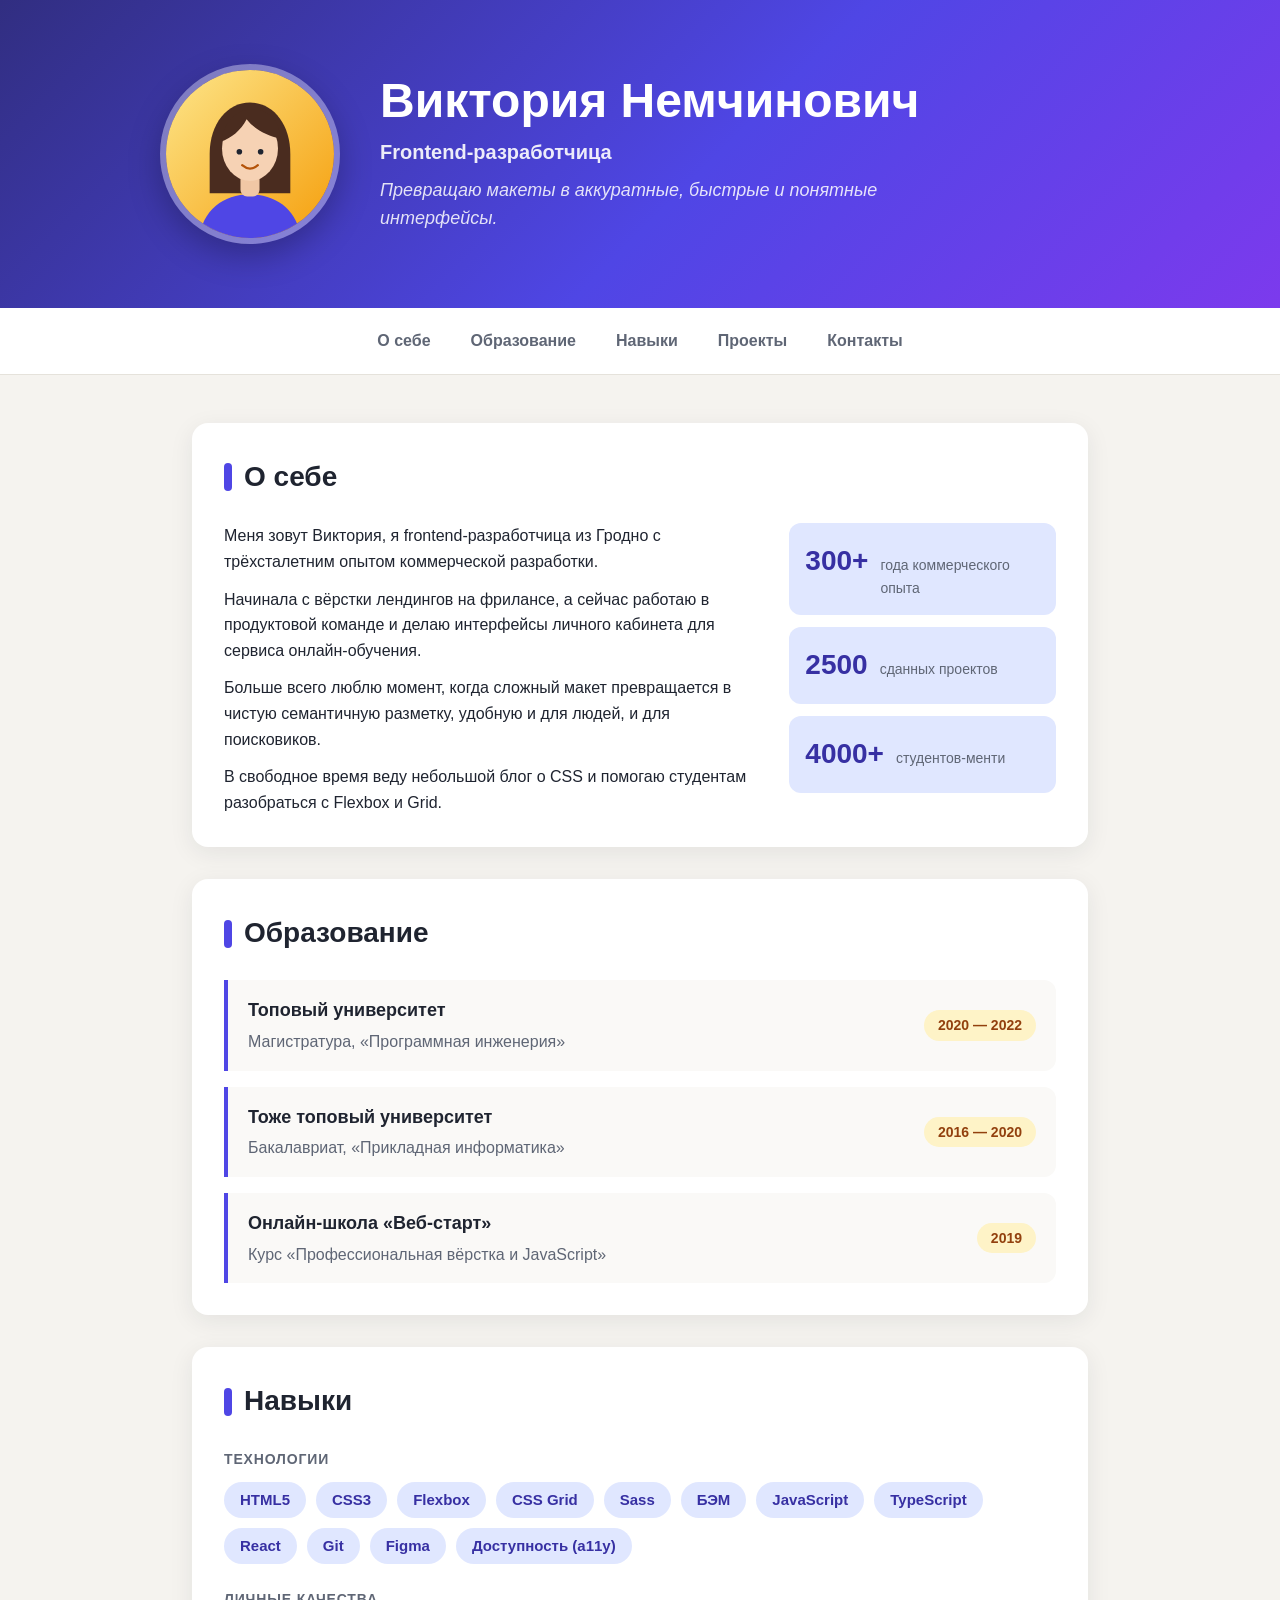
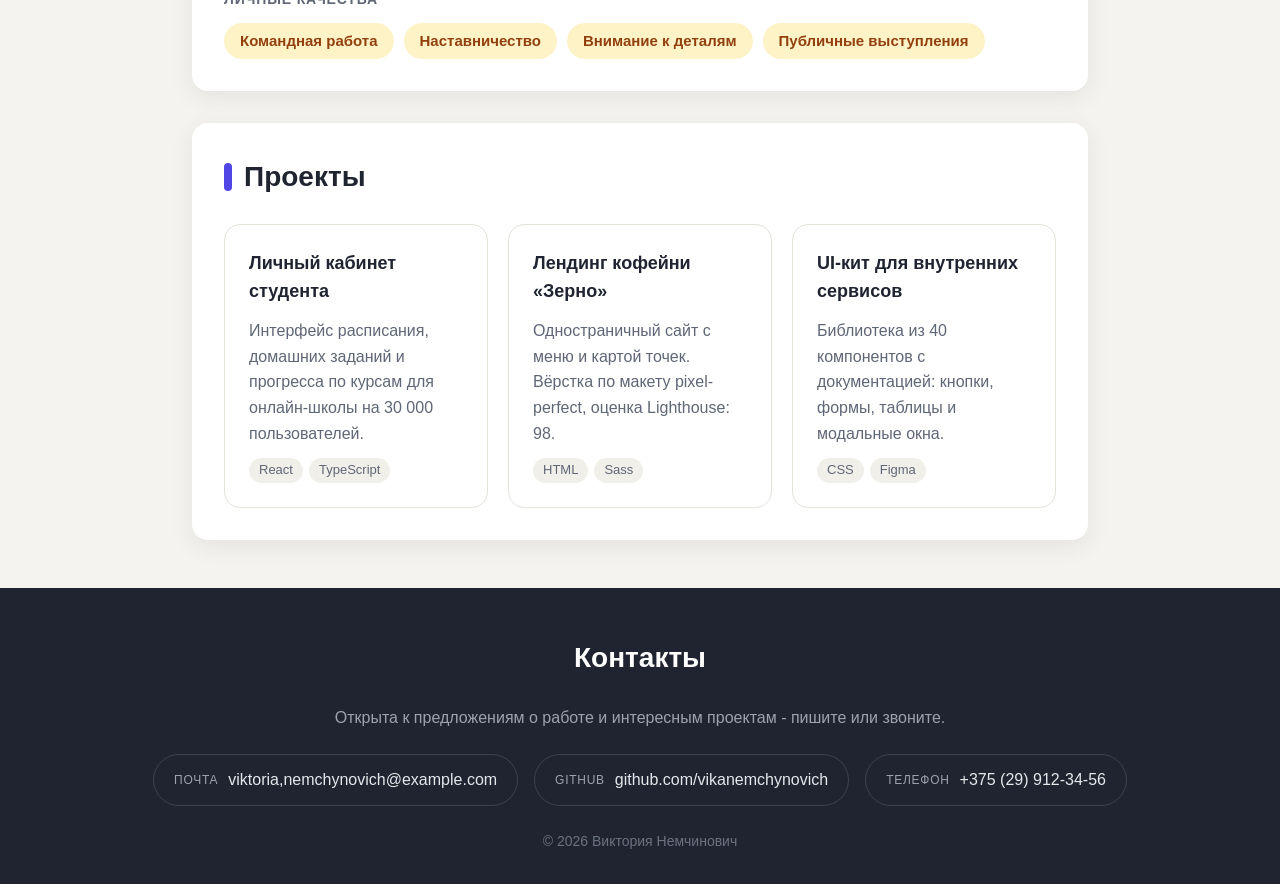
<file: task1/index.html>
<!DOCTYPE html>
<html lang="ru">
<head>
  <meta charset="utf-8">
  <meta name="viewport" content="width=device-width, initial-scale=1">
  <title>Виктория Немчинович Frontend-разработчица</title>
  <meta name="description" content="Резюме и портфолио frontend-разработчицы Виктории Немчинович">
  <!-- Пустая иконка: браузер не запрашивает /favicon.ico, и в консоли нет ошибки 404 -->
  <link rel="icon" href="data:,">
  <link rel="stylesheet" href="style.css">
</head>
<body>

  <header class="header">
    <div class="header__inner">
      <img class="avatar" src="avatar.svg" alt="Фотография Анны Соколовой" width="180" height="180">
      <div class="header__text">
        <h1 class="header__name">Виктория Немчинович</h1>
        <p class="header__role">Frontend-разработчица</p>
        <p class="header__slogan">Превращаю макеты в аккуратные, быстрые и понятные интерфейсы.</p>
      </div>
    </div>
  </header>

  <nav class="nav" aria-label="Разделы страницы">
    <ul class="nav__list">
      <li><a class="nav__link" href="#about">О себе</a></li>
      <li><a class="nav__link" href="#education">Образование</a></li>
      <li><a class="nav__link" href="#skills">Навыки</a></li>
      <li><a class="nav__link" href="#projects">Проекты</a></li>
      <li><a class="nav__link" href="#contacts">Контакты</a></li>
    </ul>
  </nav>

  <main class="main">

    <section class="section" id="about">
      <h2 class="section__title">О себе</h2>
      <div class="about">
        <article class="about__text">
          <p>Меня зовут Виктория, я frontend-разработчица из Гродно с трёхсталетним опытом коммерческой разработки.</p>
          <p>Начинала с вёрстки лендингов на фрилансе, а сейчас работаю в продуктовой команде и делаю интерфейсы личного кабинета для сервиса онлайн-обучения.</p>
          <p>Больше всего люблю момент, когда сложный макет превращается в чистую семантичную разметку, удобную и для людей, и для поисковиков.</p>
          <p>В свободное время веду небольшой блог о CSS и помогаю студентам разобраться с Flexbox и Grid.</p>
        </article>
        <ul class="facts">
          <li class="fact">
            <span class="fact__number">300+</span>
            <span class="fact__label">года коммерческого опыта</span>
          </li>
          <li class="fact">
            <span class="fact__number">2500</span>
            <span class="fact__label">сданных проектов</span>
          </li>
          <li class="fact">
            <span class="fact__number">4000+</span>
            <span class="fact__label">студентов-менти</span>
          </li>
        </ul>
      </div>
    </section>

    <section class="section" id="education">
      <h2 class="section__title">Образование</h2>
      <ol class="edu-list">
        <li class="edu-item">
          <div class="edu-item__info">
            <h3 class="edu-item__place">Топовый университет</h3>
            <p class="edu-item__degree">Магистратура, «Программная инженерия»</p>
          </div>
          <span class="edu-item__years">2020 — 2022</span>
        </li>
        <li class="edu-item">
          <div class="edu-item__info">
            <h3 class="edu-item__place">Тоже топовый университет</h3>
            <p class="edu-item__degree">Бакалавриат, «Прикладная информатика»</p>
          </div>
          <span class="edu-item__years">2016 — 2020</span>
        </li>
        <li class="edu-item">
          <div class="edu-item__info">
            <h3 class="edu-item__place">Онлайн-школа «Веб-старт»</h3>
            <p class="edu-item__degree">Курс «Профессиональная вёрстка и JavaScript»</p>
          </div>
          <span class="edu-item__years">2019</span>
        </li>
      </ol>
    </section>

    <section class="section" id="skills">
      <h2 class="section__title">Навыки</h2>
      <div class="skills-group">
        <h3 class="skills-group__title">Технологии</h3>
        <div class="skills">
          <span class="skill">HTML5</span>
          <span class="skill">CSS3</span>
          <span class="skill">Flexbox</span>
          <span class="skill">CSS Grid</span>
          <span class="skill">Sass</span>
          <span class="skill">БЭМ</span>
          <span class="skill">JavaScript</span>
          <span class="skill">TypeScript</span>
          <span class="skill">React</span>
          <span class="skill">Git</span>
          <span class="skill">Figma</span>
          <span class="skill">Доступность (a11y)</span>
        </div>
      </div>
      <div class="skills-group">
        <h3 class="skills-group__title">Личные качества</h3>
        <div class="skills">
          <span class="skill skill--soft">Командная работа</span>
          <span class="skill skill--soft">Наставничество</span>
          <span class="skill skill--soft">Внимание к деталям</span>
          <span class="skill skill--soft">Публичные выступления</span>
        </div>
      </div>
    </section>

    <section class="section" id="projects">
      <h2 class="section__title">Проекты</h2>
      <div class="cards">
        <article class="card">
          <h3 class="card__title">Личный кабинет студента</h3>
          <p class="card__text">Интерфейс расписания, домашних заданий и прогресса по курсам для онлайн-школы на 30 000 пользователей.</p>
          <div class="card__tags">
            <span class="tag">React</span>
            <span class="tag">TypeScript</span>
          </div>
        </article>
        <article class="card">
          <h3 class="card__title">Лендинг кофейни «Зерно»</h3>
          <p class="card__text">Одностраничный сайт с меню и картой точек. Вёрстка по макету pixel-perfect, оценка Lighthouse: 98.</p>
          <div class="card__tags">
            <span class="tag">HTML</span>
            <span class="tag">Sass</span>
          </div>
        </article>
        <article class="card">
          <h3 class="card__title">UI-кит для внутренних сервисов</h3>
          <p class="card__text">Библиотека из 40 компонентов с документацией: кнопки, формы, таблицы и модальные окна.</p>
          <div class="card__tags">
            <span class="tag">CSS</span>
            <span class="tag">Figma</span>
          </div>
        </article>
      </div>
    </section>

  </main>

  <footer class="footer" id="contacts">
    <h2 class="footer__title">Контакты</h2>
    <p class="footer__text">Открыта к предложениям о работе и интересным проектам - пишите или звоните.</p>
    <ul class="contacts">
      <li>
        <a class="contact-link" href="mailto:viktoria,nemchynovich@example.com">
          <span class="contact-link__label">Почта</span>
          <span>viktoria,nemchynovich@example.com</span>
        </a>
      </li>
      <li>
        <a class="contact-link" href="https://github.com/anna-sokolova" target="_blank" rel="noopener noreferrer">
          <span class="contact-link__label">GitHub</span>
          <span>github.com/vikanemchynovich</span>
        </a>
      </li>
      <li>
        <a class="contact-link" href="tel:+375299123456">
          <span class="contact-link__label">Телефон</span>
          <span>+375 (29) 912-34-56</span>
        </a>
      </li>
    </ul>
    <p class="footer__copy">© 2026 Виктория Немчинович</p>
  </footer>

</body>
</html>
</file>
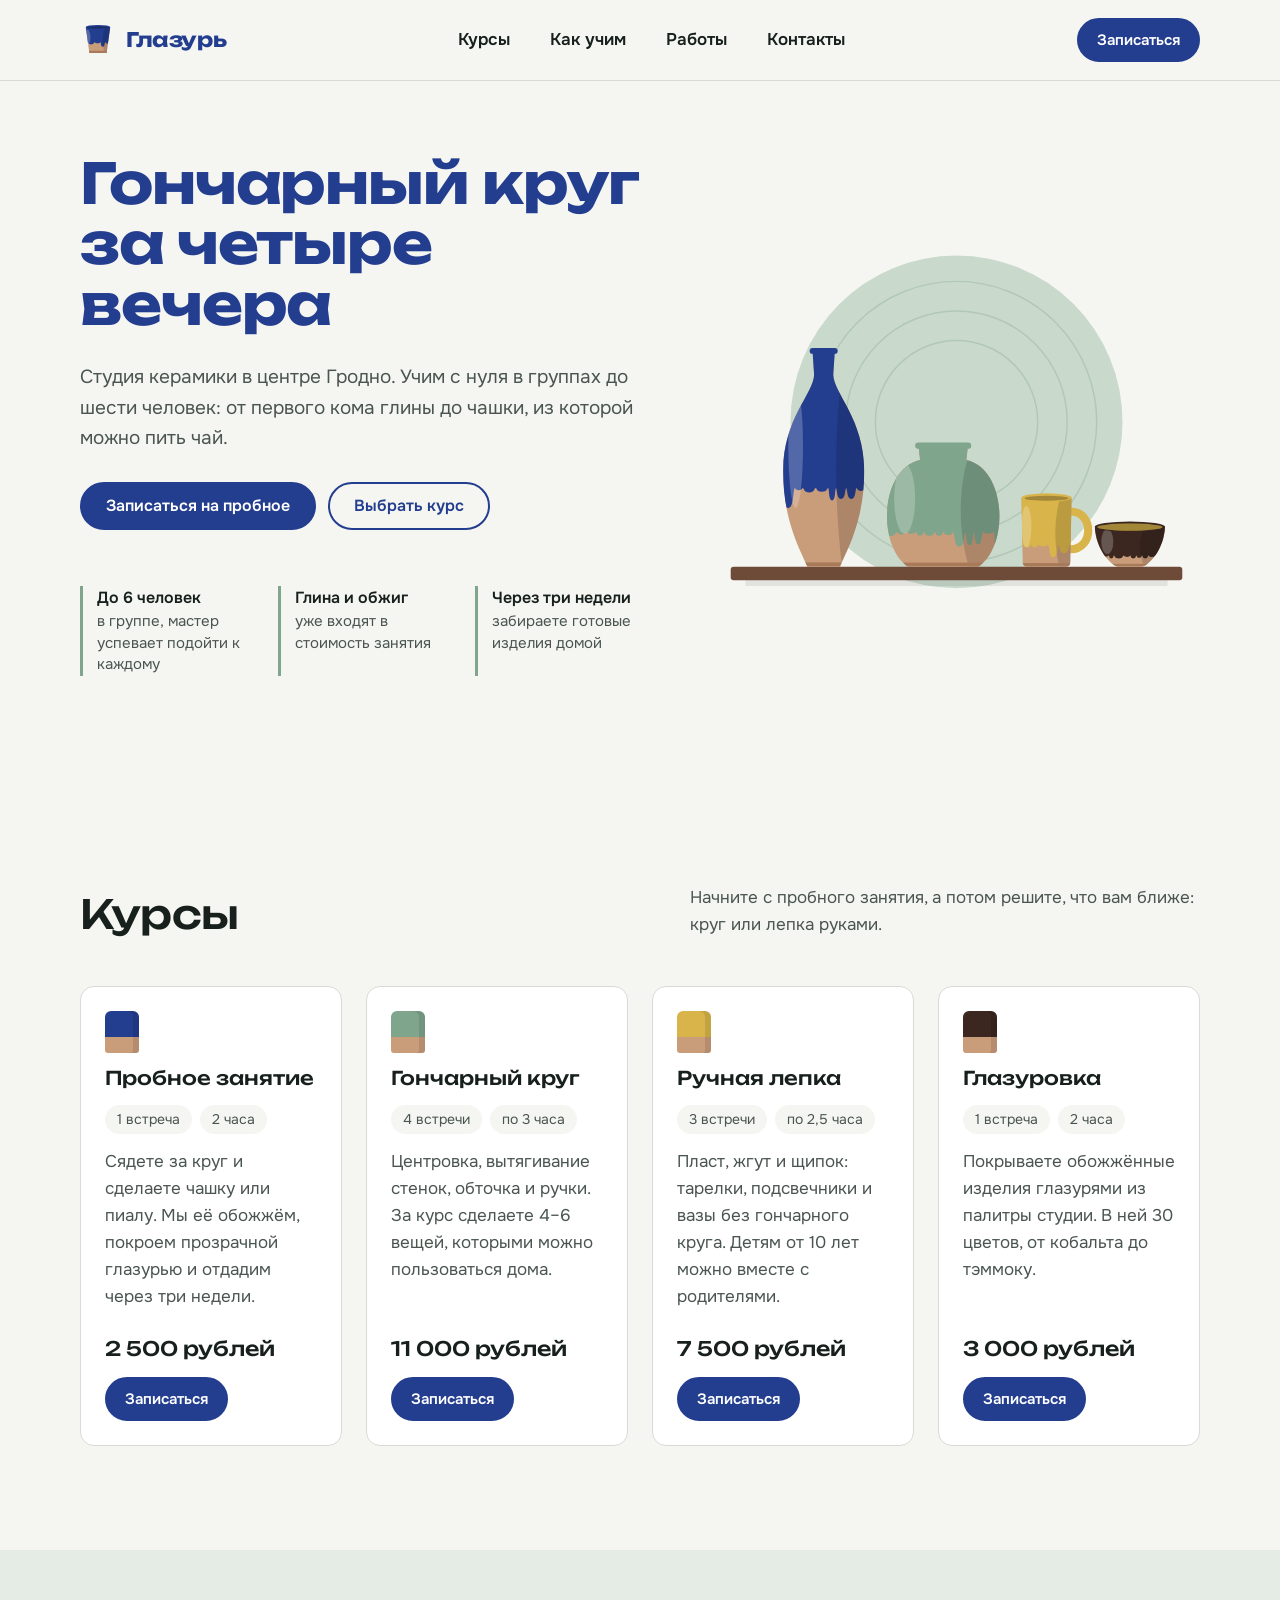
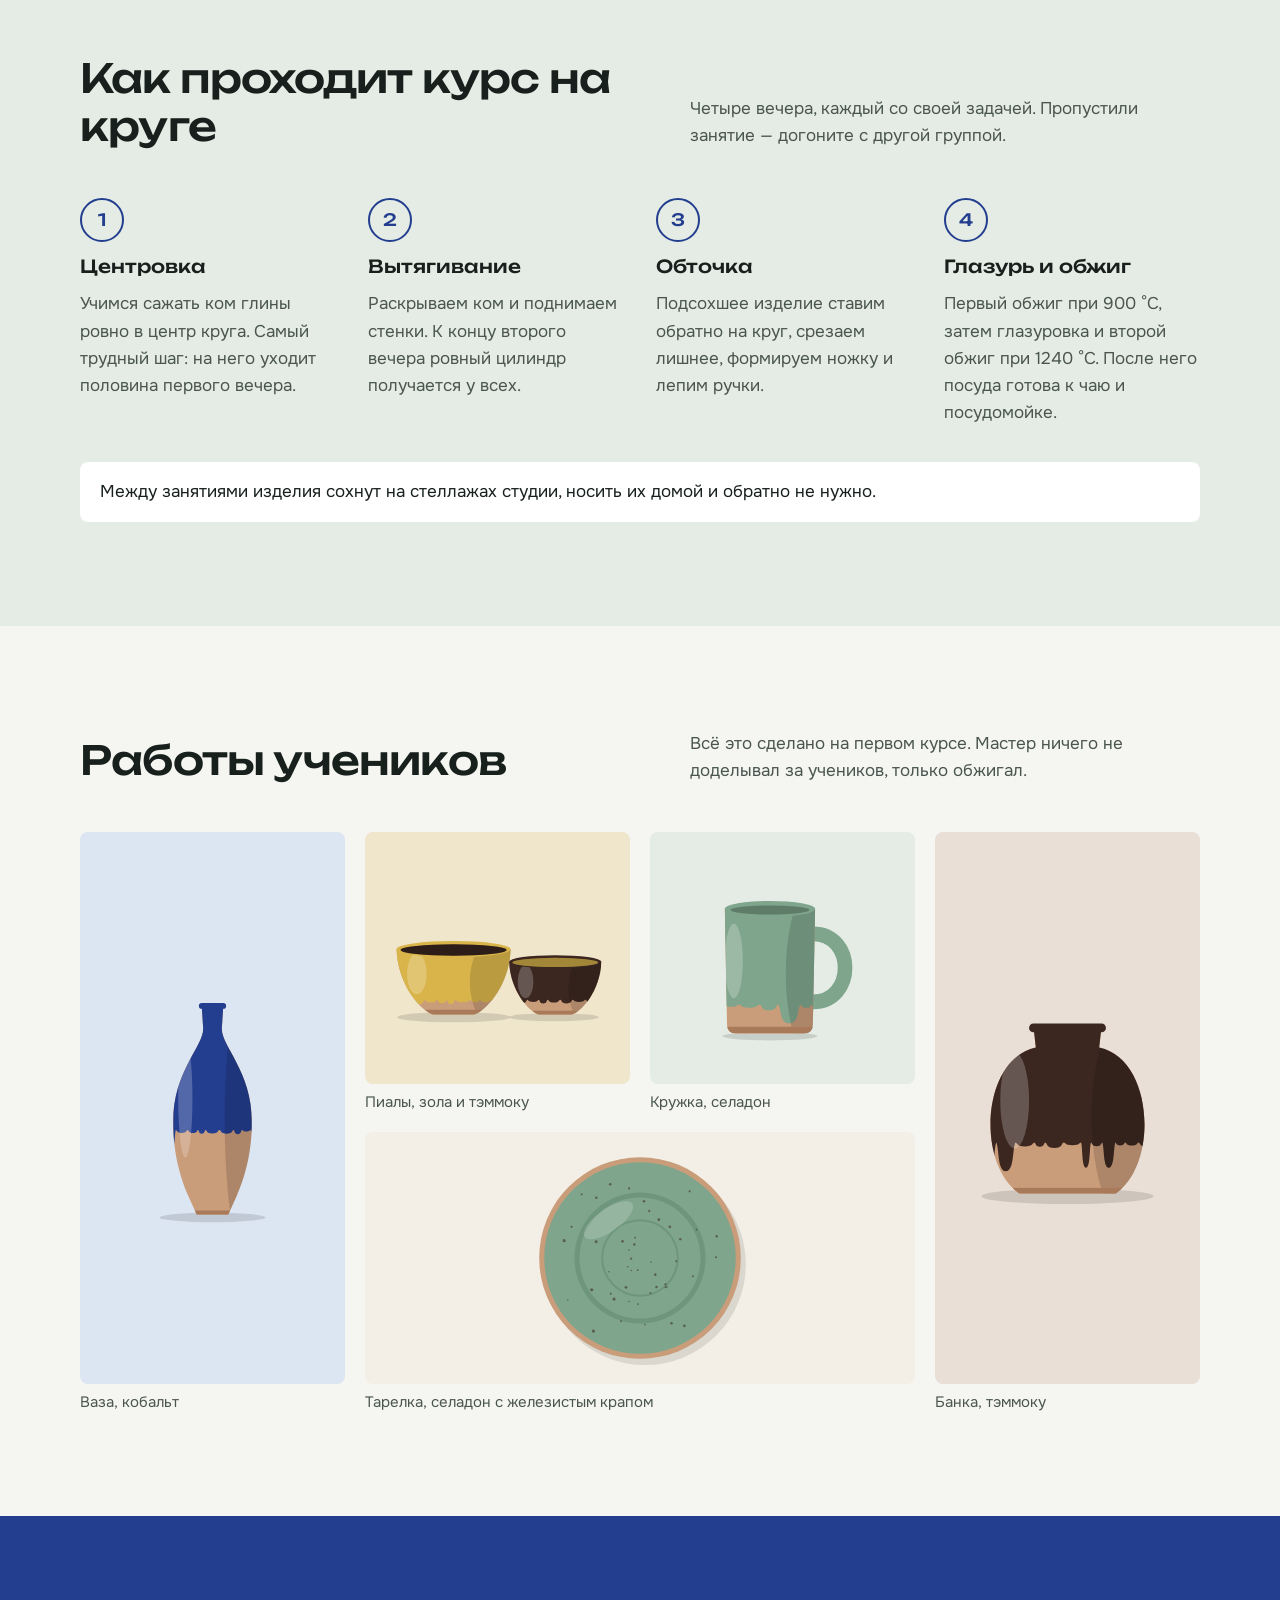
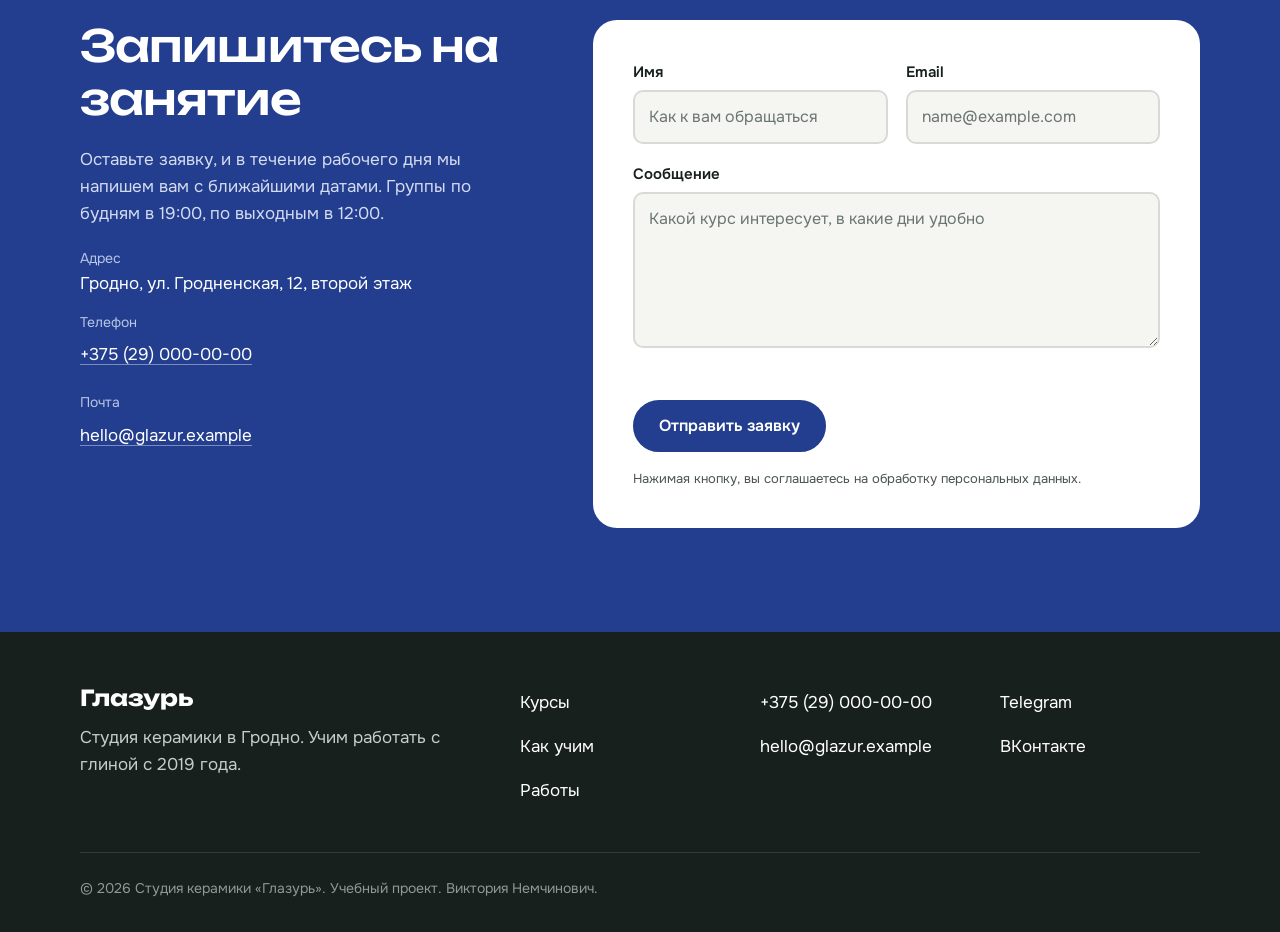
<file: task2/index.html>
<!DOCTYPE html>
<html lang="ru">
<head>
  <meta charset="utf-8">
  <meta name="viewport" content="width=device-width, initial-scale=1">
  <title>Глазурь — студия керамики в Гродно</title>
  <meta name="description" content="Курсы гончарного круга, ручной лепки и глазуровки в Гродно. Группы до шести человек, глина и обжиг включены.">
  <link rel="icon" href="img/logo.svg" type="image/svg+xml">
  <link rel="stylesheet" href="style.css">
</head>
<body class="page">

  <!-- ===== Шапка ===== -->
  <header class="header">
    <div class="header__inner container">
      <a class="logo" href="#top">
        <img class="logo__mark" src="img/logo.svg" alt="" width="40" height="40">
        <span class="logo__text">Глазурь</span>
      </a>

      <!-- Гамбургер на чистом CSS: чекбокс хранит состояние «открыто/закрыто», label — сама иконка -->
      <input class="nav-toggle" type="checkbox" id="nav-toggle">
      <label class="burger" for="nav-toggle">
        <span class="burger__line"></span>
        <span class="visually-hidden">Открыть меню</span>
      </label>

      <nav class="nav" aria-label="Основное меню">
        <ul class="nav__list">
          <li><a class="nav__link" href="#courses">Курсы</a></li>
          <li><a class="nav__link" href="#process">Как учим</a></li>
          <li><a class="nav__link" href="#works">Работы</a></li>
          <li><a class="nav__link" href="#signup">Контакты</a></li>
        </ul>
      </nav>

      <a class="button button--small header__cta" href="#signup">Записаться</a>
    </div>
  </header>

  <main class="main" id="top">

    <!-- ===== Герой ===== -->
    <section class="hero">
      <div class="hero__inner container">
        <div class="hero__text">
          <h1 class="hero__title">Гончарный круг за четыре вечера</h1>
          <p class="hero__lead">Студия керамики в центре Гродно. Учим с нуля в группах до шести человек: от первого кома глины до чашки, из которой можно пить чай.</p>
          <div class="hero__actions">
            <a class="button" href="#signup">Записаться на пробное</a>
            <a class="button button--ghost" href="#courses">Выбрать курс</a>
          </div>
        </div>

        <img class="hero__image" src="img/hero-shelf.svg" width="660" height="480"
             alt="Полка с керамикой: синяя ваза, зелёная банка, жёлтая кружка и тёмная пиала">

        <ul class="hero__facts">
          <li class="fact"><strong class="fact__title">До 6 человек</strong> в группе, мастер успевает подойти к каждому</li>
          <li class="fact"><strong class="fact__title">Глина и обжиг</strong> уже входят в стоимость занятия</li>
          <li class="fact"><strong class="fact__title">Через три недели</strong> забираете готовые изделия домой</li>
        </ul>
      </div>
    </section>

    <!-- ===== Курсы ===== -->
    <section class="section courses" id="courses">
      <div class="container">
        <div class="section__head">
          <h2 class="section__title">Курсы</h2>
          <p class="section__intro">Начните с пробного занятия, а потом решите, что вам ближе: круг или лепка руками.</p>
        </div>

        <div class="courses__grid">
          <article class="course course--cobalt">
            <span class="tile" aria-hidden="true"></span>
            <h3 class="course__title">Пробное занятие</h3>
            <ul class="course__meta">
              <li class="chip">1 встреча</li>
              <li class="chip">2 часа</li>
            </ul>
            <p class="course__text">Сядете за круг и сделаете чашку или пиалу. Мы её обожжём, покроем прозрачной глазурью и отдадим через три недели.</p>
            <div class="course__footer">
              <p class="course__price">2 500 рублей</p>
              <a class="button button--small" href="#signup">Записаться</a>
            </div>
          </article>

          <article class="course course--celadon">
            <span class="tile" aria-hidden="true"></span>
            <h3 class="course__title">Гончарный круг</h3>
            <ul class="course__meta">
              <li class="chip">4 встречи</li>
              <li class="chip">по 3 часа</li>
            </ul>
            <p class="course__text">Центровка, вытягивание стенок, обточка и ручки. За курс сделаете 4–6 вещей, которыми можно пользоваться дома.</p>
            <div class="course__footer">
              <p class="course__price">11 000 рублей</p>
              <a class="button button--small" href="#signup">Записаться</a>
            </div>
          </article>

          <article class="course course--ash">
            <span class="tile" aria-hidden="true"></span>
            <h3 class="course__title">Ручная лепка</h3>
            <ul class="course__meta">
              <li class="chip">3 встречи</li>
              <li class="chip">по 2,5 часа</li>
            </ul>
            <p class="course__text">Пласт, жгут и щипок: тарелки, подсвечники и вазы без гончарного круга. Детям от 10 лет можно вместе с родителями.</p>
            <div class="course__footer">
              <p class="course__price">7 500 рублей</p>
              <a class="button button--small" href="#signup">Записаться</a>
            </div>
          </article>

          <article class="course course--tenmoku">
            <span class="tile" aria-hidden="true"></span>
            <h3 class="course__title">Глазуровка</h3>
            <ul class="course__meta">
              <li class="chip">1 встреча</li>
              <li class="chip">2 часа</li>
            </ul>
            <p class="course__text">Покрываете обожжённые изделия глазурями из палитры студии. В ней 30 цветов, от кобальта до тэммоку.</p>
            <div class="course__footer">
              <p class="course__price">3 000 рублей</p>
              <a class="button button--small" href="#signup">Записаться</a>
            </div>
          </article>
        </div>
      </div>
    </section>

    <!-- ===== Как проходит курс ===== -->
    <section class="section process" id="process">
      <div class="container">
        <div class="section__head">
          <h2 class="section__title">Как проходит курс на круге</h2>
          <p class="section__intro">Четыре вечера, каждый со своей задачей. Пропустили занятие — догоните с другой группой.</p>
        </div>

        <ol class="steps">
          <li class="step">
            <span class="step__num" aria-hidden="true">1</span>
            <h3 class="step__title">Центровка</h3>
            <p class="step__text">Учимся сажать ком глины ровно в центр круга. Самый трудный шаг: на него уходит половина первого вечера.</p>
          </li>
          <li class="step">
            <span class="step__num" aria-hidden="true">2</span>
            <h3 class="step__title">Вытягивание</h3>
            <p class="step__text">Раскрываем ком и поднимаем стенки. К концу второго вечера ровный цилиндр получается у всех.</p>
          </li>
          <li class="step">
            <span class="step__num" aria-hidden="true">3</span>
            <h3 class="step__title">Обточка</h3>
            <p class="step__text">Подсохшее изделие ставим обратно на круг, срезаем лишнее, формируем ножку и лепим ручки.</p>
          </li>
          <li class="step">
            <span class="step__num" aria-hidden="true">4</span>
            <h3 class="step__title">Глазурь и обжиг</h3>
            <p class="step__text">Первый обжиг при 900 °C, затем глазуровка и второй обжиг при 1240 °C. После него посуда готова к чаю и посудомойке.</p>
          </li>
          <li class="steps__note">Между занятиями изделия сохнут на стеллажах студии, носить их домой и обратно не нужно.</li>
        </ol>
      </div>
    </section>

    <!-- ===== Работы учеников ===== -->
    <section class="section works-section" id="works">
      <div class="container">
        <div class="section__head">
          <h2 class="section__title">Работы учеников</h2>
          <p class="section__intro">Всё это сделано на первом курсе. Мастер ничего не доделывал за учеников, только обжигал.</p>
        </div>

        <div class="works">
          <figure class="work work--vase">
            <img class="work__img" src="img/work-vase.svg" width="400" height="400" alt="Высокая ваза с узким горлом в синей кобальтовой глазури">
            <figcaption class="work__caption">Ваза, кобальт</figcaption>
          </figure>
          <figure class="work work--bowls">
            <img class="work__img" src="img/work-bowls.svg" width="400" height="400" alt="Две пиалы: жёлтая и тёмно-коричневая">
            <figcaption class="work__caption">Пиалы, зола и тэммоку</figcaption>
          </figure>
          <figure class="work work--mug">
            <img class="work__img" src="img/work-mug.svg" width="400" height="400" alt="Кружка с ручкой в зелёной глазури">
            <figcaption class="work__caption">Кружка, селадон</figcaption>
          </figure>
          <figure class="work work--jar">
            <img class="work__img" src="img/work-jar.svg" width="400" height="400" alt="Пузатая банка в тёмно-коричневой глазури">
            <figcaption class="work__caption">Банка, тэммоку</figcaption>
          </figure>
          <figure class="work work--plate">
            <img class="work__img" src="img/work-plate.svg" width="400" height="400" alt="Зелёная тарелка с тёмными крапинками, вид сверху">
            <figcaption class="work__caption">Тарелка, селадон с железистым крапом</figcaption>
          </figure>
        </div>
      </div>
    </section>

    <!-- ===== Запись и контакты ===== -->
    <section class="section signup" id="signup">
      <div class="signup__inner container">
        <div class="signup__info">
          <h2 class="section__title">Запишитесь на занятие</h2>
          <p class="signup__text">Оставьте заявку, и в течение рабочего дня мы напишем вам с ближайшими датами. Группы по будням в 19:00, по выходным в 12:00.</p>

          <dl class="contacts">
            <div class="contacts__item">
              <dt class="contacts__term">Адрес</dt>
              <dd class="contacts__value">Гродно, ул. Гродненская, 12, второй этаж</dd>
            </div>
            <div class="contacts__item">
              <dt class="contacts__term">Телефон</dt>
              <dd class="contacts__value"><a class="contacts__link" href="tel:+375290000000">+375 (29) 000-00-00</a></dd>
            </div>
            <div class="contacts__item">
              <dt class="contacts__term">Почта</dt>
              <dd class="contacts__value"><a class="contacts__link" href="mailto:hello@glazur.example">hello@glazur.example</a></dd>
            </div>
          </dl>
        </div>

        <!-- Отправка не реализуется: у формы нет action, на странице нет JavaScript -->
        <form class="form">
          <div class="form__row">
            <div class="form__field">
              <label class="form__label" for="name">Имя</label>
              <input class="form__input" id="name" name="name" type="text" autocomplete="name" placeholder="Как к вам обращаться" required>
            </div>
            <div class="form__field">
              <label class="form__label" for="email">Email</label>
              <input class="form__input" id="email" name="email" type="email" autocomplete="email" placeholder="name@example.com" required>
            </div>
          </div>
          <div class="form__field">
            <label class="form__label" for="message">Сообщение</label>
            <textarea class="form__input form__textarea" id="message" name="message" rows="5" placeholder="Какой курс интересует, в какие дни удобно"></textarea>
          </div>
          <button class="button form__button" type="submit">Отправить заявку</button>
          <p class="form__note">Нажимая кнопку, вы соглашаетесь на обработку персональных данных.</p>
        </form>
      </div>
    </section>

  </main>

  <!-- ===== Подвал ===== -->
  <footer class="footer">
    <div class="footer__inner container">
      <div class="footer__brand">
        <p class="footer__logo">Глазурь</p>
        <p class="footer__text">Студия керамики в Гродно. Учим работать с глиной с 2019 года.</p>
      </div>

      <nav class="footer__nav" aria-label="Меню в подвале">
        <ul class="footer__list">
          <li><a class="footer__link" href="#courses">Курсы</a></li>
          <li><a class="footer__link" href="#process">Как учим</a></li>
          <li><a class="footer__link" href="#works">Работы</a></li>
        </ul>
      </nav>

      <ul class="footer__list">
        <li><a class="footer__link" href="tel:+375290000000">+375 (29) 000-00-00</a></li>
        <li><a class="footer__link" href="mailto:hello@glazur.example">hello@glazur.example</a></li>
      </ul>

      <ul class="footer__list">
        <li><a class="footer__link" href="https://t.me/" target="_blank" rel="noopener noreferrer">Telegram</a></li>
        <li><a class="footer__link" href="https://vk.com/" target="_blank" rel="noopener noreferrer">ВКонтакте</a></li>
      </ul>

      <p class="footer__copy">© 2026 Студия керамики «Глазурь». Учебный проект. Виктория Немчинович. </p>
    </div>
  </footer>

</body>
</html>
</file>
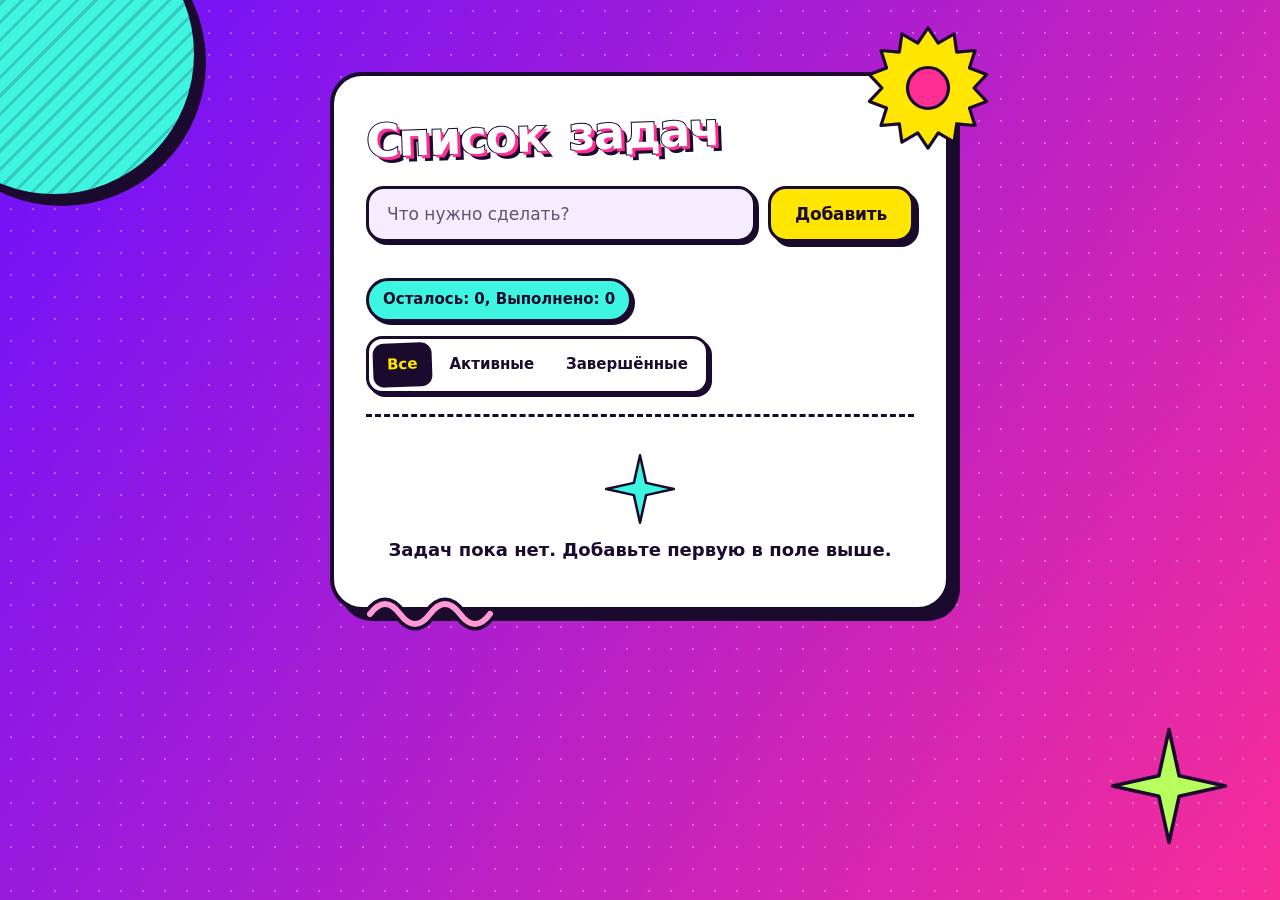
<file: task3/index.html>
<!DOCTYPE html>
<html lang="ru">
<head>
  <meta charset="utf-8">
  <meta name="viewport" content="width=device-width, initial-scale=1">
  <title>Список задач</title>
  <link rel="icon" href="data:,">
  <link rel="stylesheet" href="style.css">
  <script src="script.js" defer></script>
</head>
<body>

  <main class="app">
    <h1 class="app__title">Список задач</h1>

    <!-- Форма ловит и клик по кнопке «Добавить», и нажатие Enter в поле: оба вызывают событие submit -->
    <form class="add-form" id="add-form" novalidate>
      <label class="visually-hidden" for="task-input">Текст новой задачи</label>
      <input class="add-form__input" id="task-input" type="text"
             placeholder="Что нужно сделать?" autocomplete="off" maxlength="200"
             aria-describedby="add-error">
      <button class="add-form__button" type="submit">Добавить</button>
    </form>
    <p class="add-form__error" id="add-error" aria-live="assertive"></p>

    <div class="toolbar">
      <p class="counter" id="counter" aria-live="polite"></p>
      <div class="filters" role="group" aria-label="Какие задачи показывать">
        <button class="filters__button" type="button" data-filter="all">Все</button>
        <button class="filters__button" type="button" data-filter="active">Активные</button>
        <button class="filters__button" type="button" data-filter="completed">Завершённые</button>
      </div>
    </div>

    <!-- Задачи появляются здесь: разметку создаёт script.js -->
    <ul class="task-list" id="task-list"></ul>
    <p class="empty" id="empty-state"></p>
  </main>

</body>
</html>
</file>
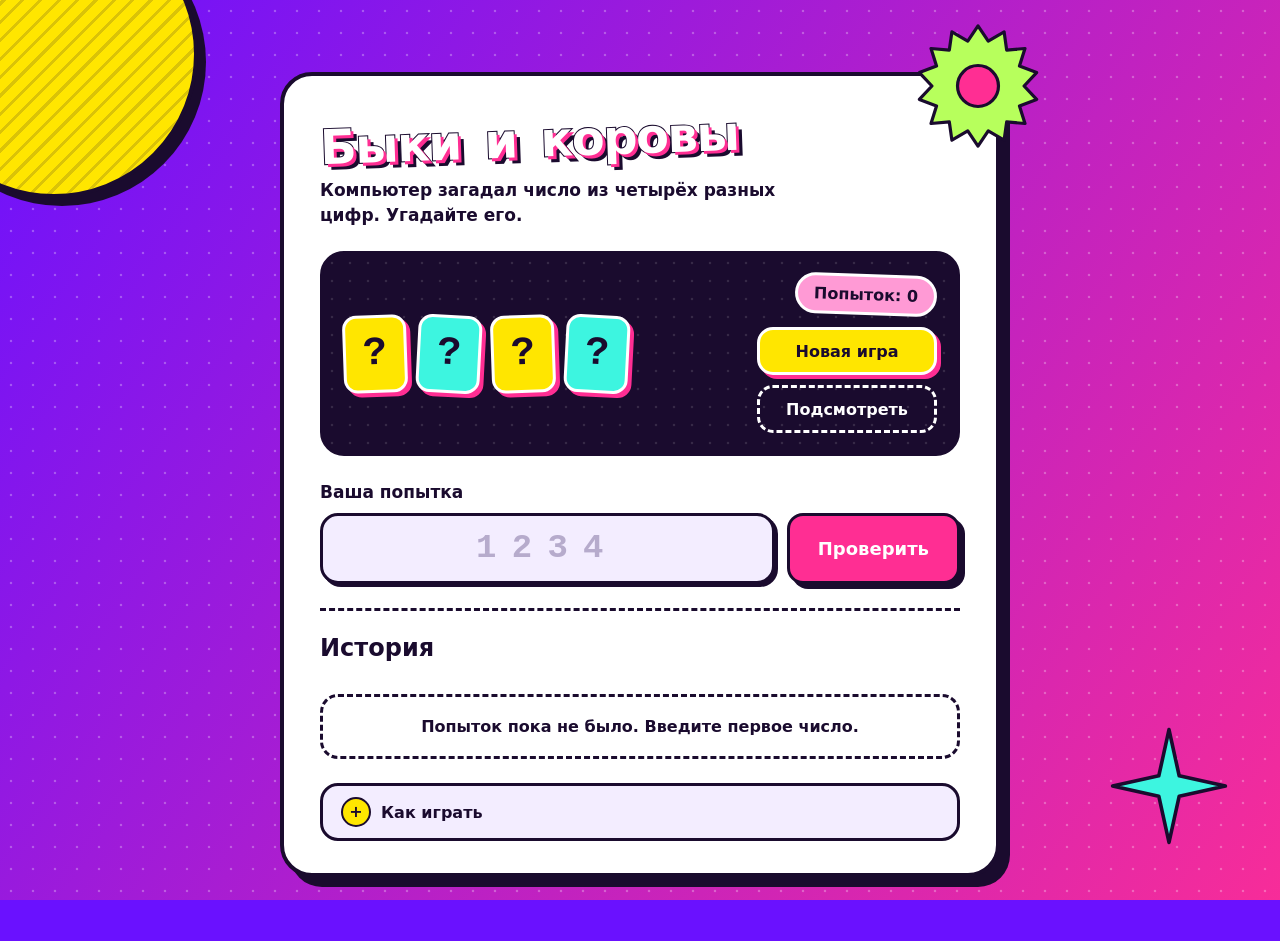
<file: task4/index.html>
<!DOCTYPE html>
<html lang="ru">
<head>
  <meta charset="utf-8">
  <meta name="viewport" content="width=device-width, initial-scale=1">
  <title>Быки и коровы</title>
  <link rel="icon" href="data:,">
  <link rel="stylesheet" href="style.css">
  <script src="script.js" defer></script>
</head>
<body>

  <main class="game">
    <header class="game__header">
      <h1 class="game__title">Быки и коровы</h1>
      <p class="game__subtitle">Компьютер загадал число из четырёх разных цифр. Угадайте его.</p>
    </header>

    <!-- Загаданное число, счётчик и управление игрой -->
    <section class="board" aria-label="Состояние игры">
      <div class="secret" id="secret" aria-live="polite"></div>
      <div class="board__side">
        <p class="counter" id="counter"></p>
        <div class="board__buttons">
          <button class="button button--new" id="new-game" type="button">Новая игра</button>
          <button class="button button--ghost" id="peek" type="button" aria-pressed="false"></button>
        </div>
      </div>
    </section>

    <!-- Ввод попытки: и кнопка «Проверить», и Enter вызывают submit -->
    <form class="guess-form" id="guess-form" novalidate>
      <label class="guess-form__label" for="guess-input">Ваша попытка</label>
      <div class="guess-form__row">
        <input class="guess-form__input" id="guess-input" type="text" inputmode="numeric"
               autocomplete="off" placeholder="1234" aria-describedby="message">
        <button class="button button--check" id="check" type="submit">Проверить</button>
      </div>
    </form>
    <p class="message" id="message" aria-live="assertive"></p>

    <!-- История попыток: строки создаёт script.js из массива state.attempts -->
    <section class="history" aria-labelledby="history-title">
      <h2 class="history__title" id="history-title">История</h2>
      <ol class="history__list" id="history"></ol>
      <p class="history__empty" id="history-empty">Попыток пока не было. Введите первое число.</p>
    </section>

    <details class="rules">
      <summary class="rules__summary">Как играть</summary>
      <div class="rules__body">
        <p>Компьютер загадывает число из 4 неповторяющихся цифр от 0 до 9. Ноль может стоять первым.</p>
        <p>После каждой попытки вы узнаёте, сколько в ней <b>быков</b> (цифра есть и стоит на своём месте) и <b>коров</b> (цифра есть, но на другом месте).</p>
        <p>Например, загадано <code>4271</code>, вы ввели <code>1234</code>: двойка на своём месте — это 1 бык, а единица и четвёрка есть в числе, но не на своих местах — это 2 коровы.</p>
        <p>Четыре быка — победа.</p>
      </div>
    </details>
  </main>

  <div class="confetti" id="confetti" aria-hidden="true"></div>

</body>
</html>
</file>
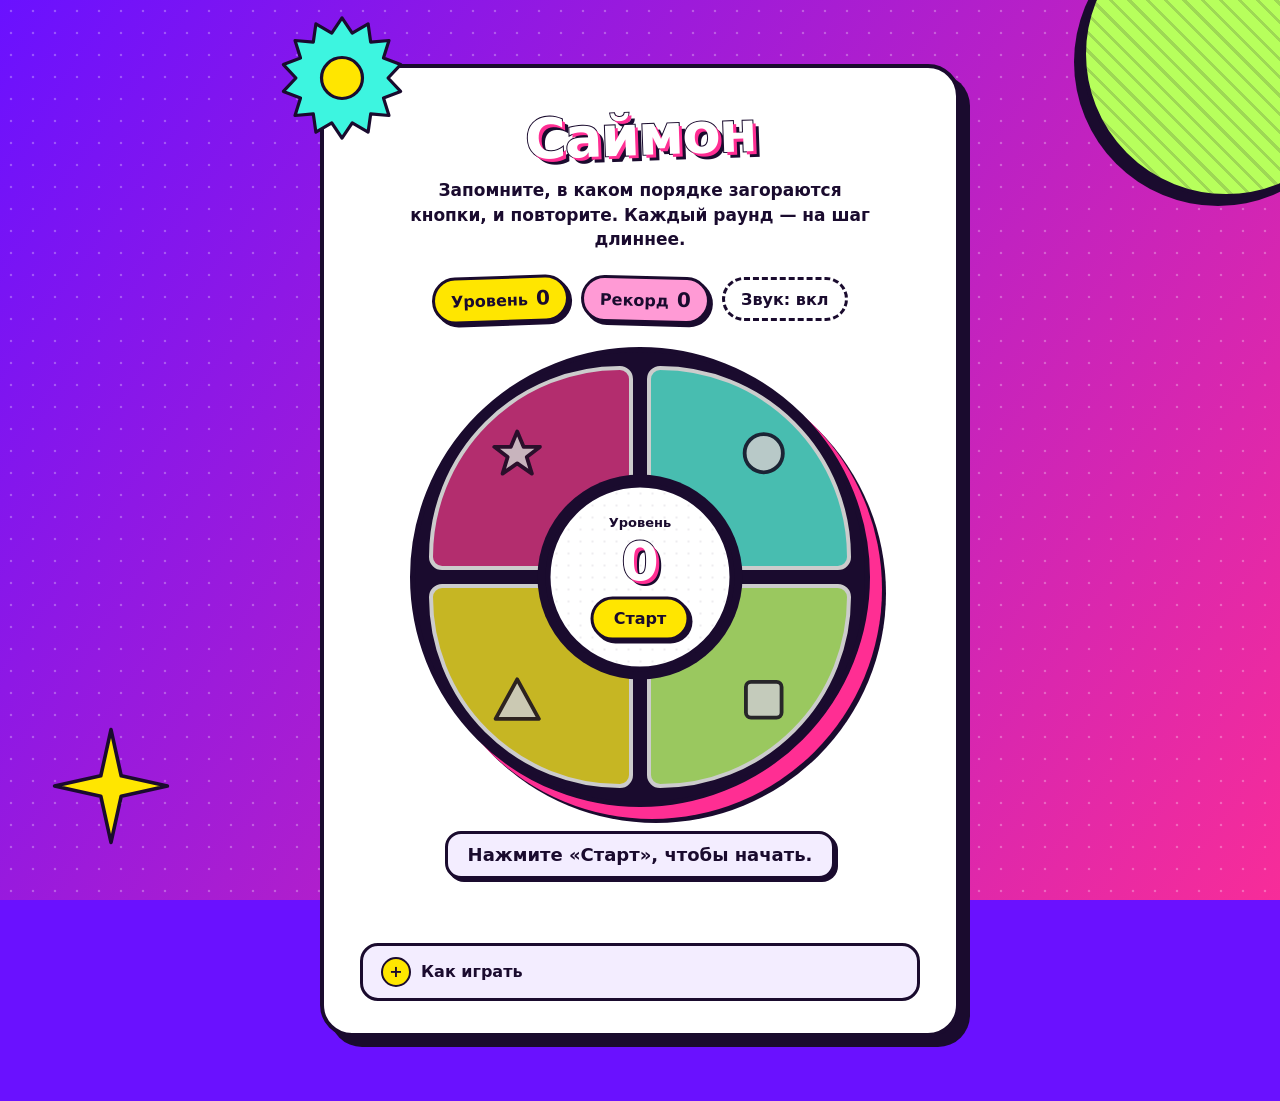
<file: task5/index.html>
<!DOCTYPE html>
<html lang="ru">
<head>
  <meta charset="utf-8">
  <meta name="viewport" content="width=device-width, initial-scale=1">
  <title>Саймон</title>
  <link rel="icon" href="data:,">
  <link rel="stylesheet" href="style.css">
  <script src="script.js" defer></script>
</head>
<body>

  <main class="simon">
    <header class="simon__header">
      <h1 class="simon__title">Саймон</h1>
      <p class="simon__subtitle">Запомните, в каком порядке загораются кнопки, и повторите. Каждый раунд — на шаг длиннее.</p>
    </header>

    <div class="stats">
      <p class="stat stat--level">Уровень <span class="stat__value" id="level-stat">0</span></p>
      <p class="stat stat--best">Рекорд <span class="stat__value" id="best-stat">0</span></p>
      <button class="sound-toggle" id="sound-toggle" type="button" aria-pressed="true">Звук: вкл</button>
    </div>

    <!-- Игровое поле: 4 сектора складываются в круг, в центре — табло и «Старт» -->
    <div class="board" id="board">
      <button class="pad pad--magenta" type="button" data-pad="0" aria-label="Малиновая кнопка, звезда">
        <svg class="pad__icon" viewBox="0 0 40 40" aria-hidden="true"><polygon points="20 3 25 15 38 15 27.5 23 31.5 36 20 28 8.5 36 12.5 23 2 15 15 15"/></svg>
      </button>
      <button class="pad pad--cyan" type="button" data-pad="1" aria-label="Бирюзовая кнопка, круг">
        <svg class="pad__icon" viewBox="0 0 40 40" aria-hidden="true"><circle cx="20" cy="20" r="15"/></svg>
      </button>
      <button class="pad pad--yellow" type="button" data-pad="2" aria-label="Жёлтая кнопка, треугольник">
        <svg class="pad__icon" viewBox="0 0 40 40" aria-hidden="true"><polygon points="20 4 37 35 3 35"/></svg>
      </button>
      <button class="pad pad--lime" type="button" data-pad="3" aria-label="Лаймовая кнопка, квадрат">
        <svg class="pad__icon" viewBox="0 0 40 40" aria-hidden="true"><rect x="6" y="6" width="28" height="28" rx="4"/></svg>
      </button>

      <div class="hub">
        <p class="hub__label">Уровень</p>
        <p class="hub__level" id="level">0</p>
        <button class="start" id="start" type="button">Старт</button>
      </div>
    </div>

    <p class="status" id="status" aria-live="polite"></p>
    <ol class="progress" id="progress" aria-hidden="true"></ol>

    <details class="rules">
      <summary class="rules__summary">Как играть</summary>
      <div class="rules__body">
        <p>Нажмите «Старт». Компьютер подсветит одну кнопку — нажмите её же.</p>
        <p>Каждый следующий раунд к последовательности добавляется ещё одна кнопка, и она показывается целиком с самого начала.</p>
        <p>Пока компьютер показывает последовательность, нажатия не засчитываются. Одна ошибка — и игра окончена.</p>
      </div>
    </details>
  </main>

</body>
</html>
</file>
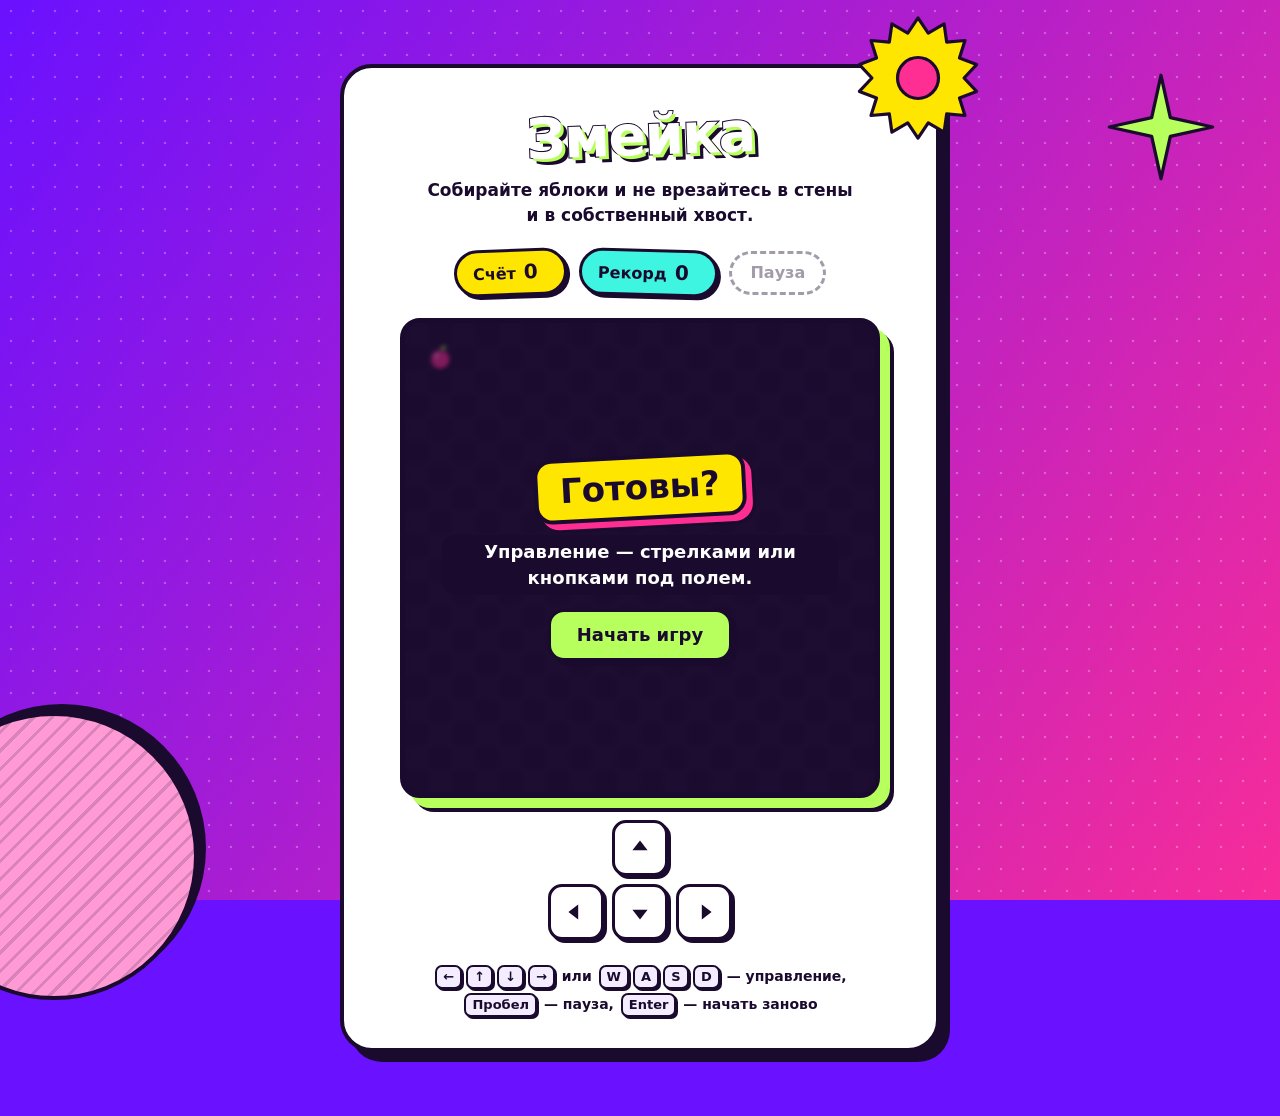
<file: task6/index.html>
<!DOCTYPE html>
<html lang="ru">
<head>
  <meta charset="utf-8">
  <meta name="viewport" content="width=device-width, initial-scale=1">
  <title>Змейка</title>
  <link rel="icon" href="data:,">
  <link rel="stylesheet" href="style.css">
  <script src="script.js" defer></script>
</head>
<body>

  <main class="snake">
    <header class="snake__header">
      <h1 class="snake__title">Змейка</h1>
      <p class="snake__subtitle">Собирайте яблоки и не врезайтесь в стены и в собственный хвост.</p>
    </header>

    <div class="hud">
      <p class="stat stat--score">Счёт <span class="stat__value" id="score">0</span></p>
      <p class="stat stat--best">Рекорд <span class="stat__value" id="best">0</span></p>
      <button class="pause-button" id="pause" type="button">Пауза</button>
    </div>

    <!-- Поле: canvas 480×480, сетка 20×20 клеток по 24px. Поверх — HTML-окно для старта, паузы и конца игры -->
    <div class="field">
      <canvas class="field__canvas" id="canvas" width="480" height="480" aria-label="Игровое поле змейки">
        Ваш браузер не поддерживает canvas.
      </canvas>

      <div class="overlay" id="overlay" role="dialog" aria-modal="false" aria-labelledby="overlay-title">
        <p class="overlay__title" id="overlay-title"></p>
        <p class="overlay__text" id="overlay-text"></p>
        <button class="overlay__button" id="overlay-button" type="button"></button>
      </div>
    </div>

    <!-- Кнопки для телефонов; на компьютере работают и стрелки клавиатуры -->
    <div class="dpad" aria-label="Управление змейкой">
      <button class="dpad__button dpad__button--up" type="button" data-direction="up" aria-label="Вверх">
        <svg viewBox="0 0 24 24" aria-hidden="true"><path d="M12 5l7 9H5z"/></svg>
      </button>
      <button class="dpad__button dpad__button--left" type="button" data-direction="left" aria-label="Влево">
        <svg viewBox="0 0 24 24" aria-hidden="true"><path d="M5 12l9-7v14z"/></svg>
      </button>
      <button class="dpad__button dpad__button--down" type="button" data-direction="down" aria-label="Вниз">
        <svg viewBox="0 0 24 24" aria-hidden="true"><path d="M12 19l7-9H5z"/></svg>
      </button>
      <button class="dpad__button dpad__button--right" type="button" data-direction="right" aria-label="Вправо">
        <svg viewBox="0 0 24 24" aria-hidden="true"><path d="M19 12l-9-7v14z"/></svg>
      </button>
    </div>

    <p class="keys">
      <kbd>←</kbd><kbd>↑</kbd><kbd>↓</kbd><kbd>→</kbd> или <kbd>W</kbd><kbd>A</kbd><kbd>S</kbd><kbd>D</kbd> — управление,
      <kbd>Пробел</kbd> — пауза, <kbd>Enter</kbd> — начать заново
    </p>
  </main>

</body>
</html>
</file>
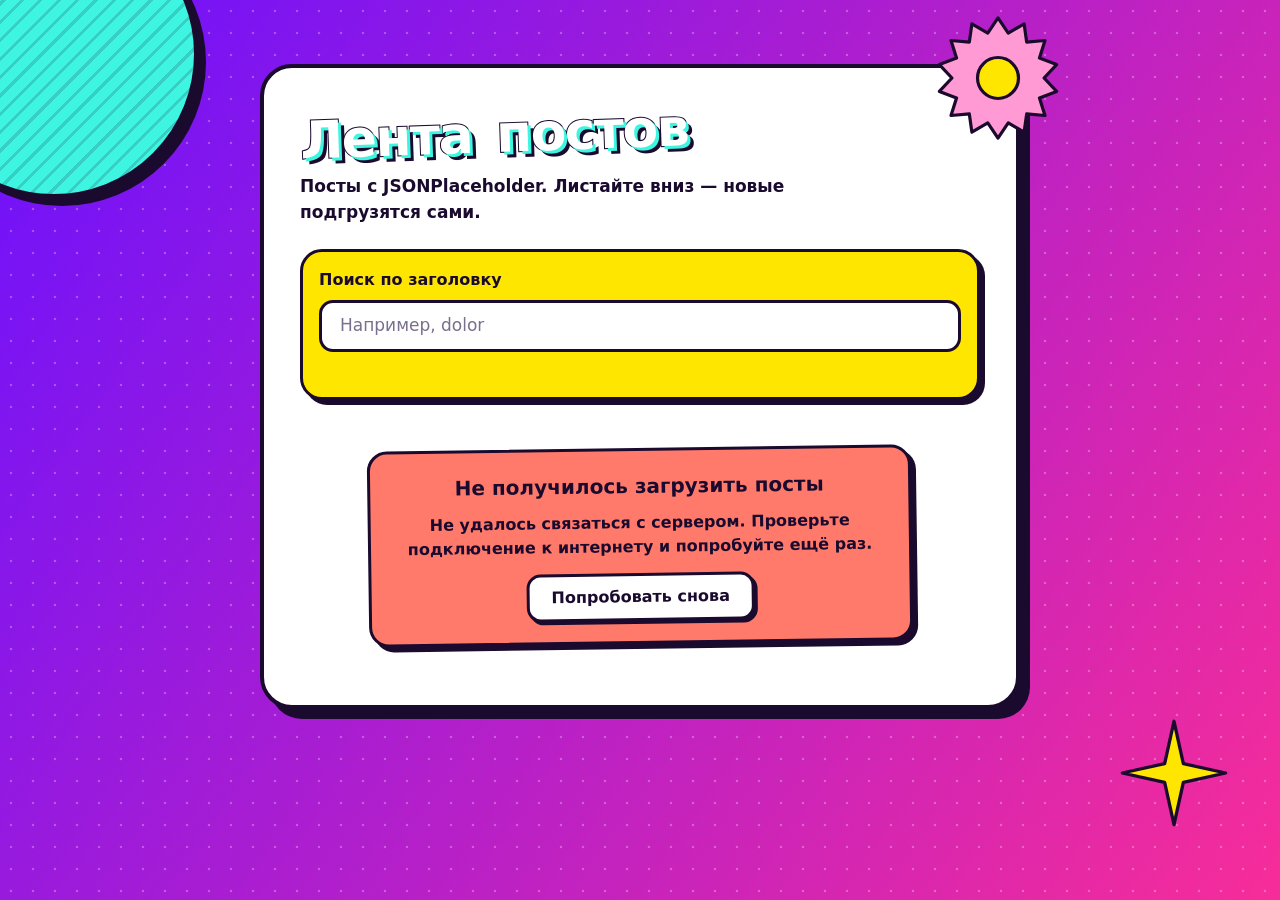
<file: task7/index.html>
<!DOCTYPE html>
<html lang="ru">
<head>
  <meta charset="utf-8">
  <meta name="viewport" content="width=device-width, initial-scale=1">
  <title>Лента постов</title>
  <link rel="icon" href="data:,">
  <link rel="stylesheet" href="style.css">
  <script src="script.js" defer></script>
</head>
<body>

  <main class="feed">
    <header class="feed__header">
      <h1 class="feed__title">Лента постов</h1>
      <p class="feed__subtitle">Посты с JSONPlaceholder. Листайте вниз — новые подгрузятся сами.</p>
    </header>

    <!-- Поиск по заголовкам уже загруженных постов -->
    <div class="search" role="search">
      <label class="search__label" for="search-input">Поиск по заголовку</label>
      <div class="search__field">
        <input class="search__input" id="search-input" type="search" placeholder="Например, dolor"
               autocomplete="off" spellcheck="false" aria-describedby="search-summary">
        <button class="search__clear" id="search-clear" type="button" aria-label="Очистить поиск" hidden>
          <svg viewBox="0 0 24 24" aria-hidden="true"><path d="M6 6l12 12M18 6L6 18"/></svg>
        </button>
      </div>
      <p class="search__summary" id="search-summary" aria-live="polite"></p>
    </div>

    <!-- Карточки создаёт script.js из массива state.posts -->
    <ol class="posts" id="posts"></ol>

    <!-- Нижняя часть ленты: индикатор, ошибка, «больше нет», пустой результат поиска -->
    <div class="feed__footer">
      <p class="empty" id="empty" hidden></p>

      <div class="loader" id="loader" role="status" hidden>
        <span class="loader__spinner" aria-hidden="true"></span>
        <span class="loader__text">Загрузка…</span>
      </div>

      <div class="error" id="error" role="alert" hidden>
        <p class="error__title">Не получилось загрузить посты</p>
        <p class="error__text" id="error-text"></p>
        <button class="error__button" id="retry" type="button">Попробовать снова</button>
      </div>

      <p class="notice notice--paused" id="paused" hidden>
        Пока идёт поиск, новые посты не подгружаются. Очистите поле поиска, чтобы листать дальше.
      </p>

      <p class="notice notice--end" id="end" hidden>Больше постов нет</p>
    </div>

    <!-- «Маячок» для IntersectionObserver: когда он ближе 200px к низу экрана — грузим следующую порцию -->
    <div class="sentinel" id="sentinel" aria-hidden="true"></div>
  </main>

  <button class="to-top" id="to-top" type="button" hidden>Наверх</button>

</body>
</html>
</file>
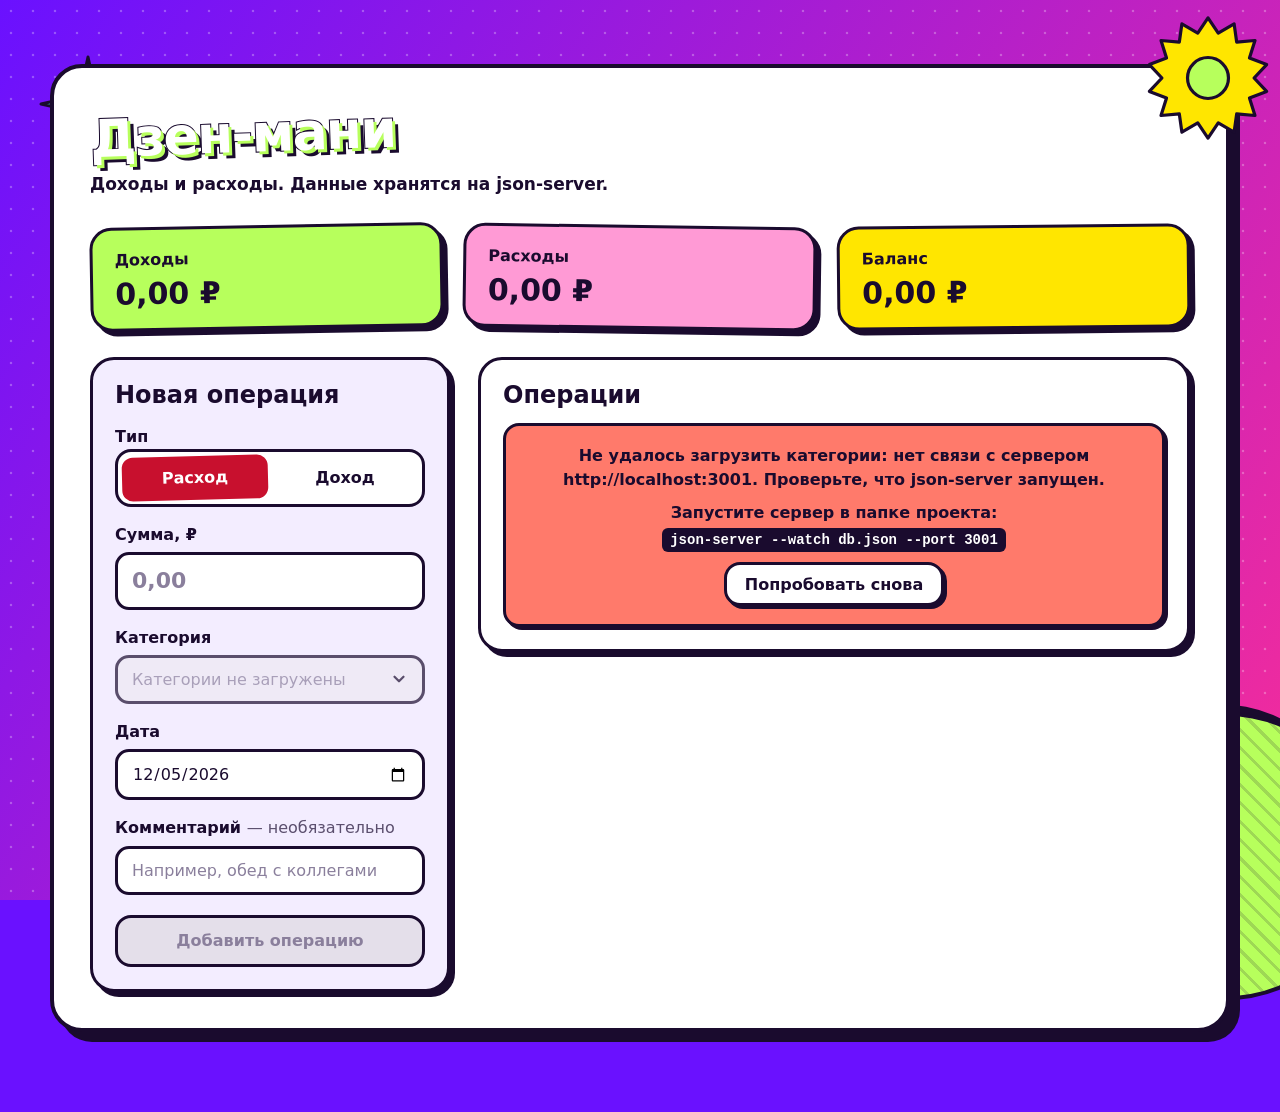
<file: task8/index.html>
<!DOCTYPE html>
<html lang="ru">
<head>
  <meta charset="utf-8">
  <meta name="viewport" content="width=device-width, initial-scale=1">
  <title>Дзен-мани — учёт денег</title>
  <link rel="icon" href="data:,">
  <link rel="stylesheet" href="style.css">
  <!-- ES-модули: main.js сам импортирует api.js, ui.js и finance.js -->
  <script type="module" src="main.js"></script>
</head>
<body>

  <main class="app">
    <header class="app__header">
      <h1 class="app__title">Дзен-мани</h1>
      <p class="app__subtitle">Доходы и расходы. Данные хранятся на json-server.</p>
    </header>

    <!-- Итоговая сводка -->
    <section class="summary" aria-label="Итоги">
      <p class="summary__card summary__card--income">
        <span class="summary__label">Доходы</span>
        <span class="summary__value" id="summary-income">—</span>
      </p>
      <p class="summary__card summary__card--expense">
        <span class="summary__label">Расходы</span>
        <span class="summary__value" id="summary-expense">—</span>
      </p>
      <p class="summary__card summary__card--balance" id="summary-balance-card">
        <span class="summary__label">Баланс</span>
        <span class="summary__value" id="summary-balance">—</span>
      </p>
    </section>

    <div class="layout">
      <!-- Форма: добавление и редактирование -->
      <section class="panel panel--form" aria-labelledby="form-title">
        <form class="form" id="transaction-form" novalidate>
          <div class="form__head">
            <h2 class="panel__title" id="form-title">Новая операция</h2>
            <p class="form__editing-note" id="editing-note" hidden></p>
          </div>

          <fieldset class="field field--type">
            <legend class="field__label">Тип</legend>
            <div class="switch">
              <input class="switch__input" type="radio" name="type" id="type-expense" value="expense" checked>
              <label class="switch__option switch__option--expense" for="type-expense">Расход</label>
              <input class="switch__input" type="radio" name="type" id="type-income" value="income">
              <label class="switch__option switch__option--income" for="type-income">Доход</label>
            </div>
          </fieldset>

          <div class="field">
            <label class="field__label" for="amount">Сумма, ₽</label>
            <input class="field__input field__input--amount" id="amount" name="amount" type="text"
                   inputmode="decimal" autocomplete="off" placeholder="0,00" aria-describedby="amount-error">
            <p class="field__error" id="amount-error"></p>
          </div>

          <div class="field">
            <label class="field__label" for="category">Категория</label>
            <select class="field__input field__select" id="category" name="categoryId" aria-describedby="categoryId-error">
              <option value="">Загрузка…</option>
            </select>
            <p class="field__error" id="categoryId-error"></p>
          </div>

          <div class="field">
            <label class="field__label" for="date">Дата</label>
            <input class="field__input" id="date" name="date" type="date" aria-describedby="date-error">
            <p class="field__error" id="date-error"></p>
          </div>

          <div class="field">
            <label class="field__label" for="comment">Комментарий <span class="field__optional">— необязательно</span></label>
            <input class="field__input" id="comment" name="comment" type="text" maxlength="200"
                   autocomplete="off" placeholder="Например, обед с коллегами" aria-describedby="comment-error">
            <p class="field__error" id="comment-error"></p>
          </div>

          <div class="form__actions">
            <button class="button button--primary" id="submit-button" type="submit">Добавить операцию</button>
            <button class="button button--ghost" id="cancel-button" type="button" hidden>Отмена</button>
          </div>
        </form>
      </section>

      <!-- Список операций -->
      <section class="panel panel--list" aria-labelledby="list-title">
        <div class="list__head">
          <h2 class="panel__title" id="list-title">Операции</h2>
          <p class="list__count" id="list-count"></p>
        </div>

        <div class="list__status" id="list-status" aria-live="polite"></div>

        <div class="ops-wrap">
        <table class="ops" id="ops-table" hidden>
          <thead>
            <tr>
              <th scope="col">Дата</th>
              <th scope="col">Категория</th>
              <th scope="col">Комментарий</th>
              <th scope="col" class="ops__amount-head">Сумма</th>
              <th scope="col"><span class="visually-hidden">Действия</span></th>
            </tr>
          </thead>
          <tbody id="ops-body"></tbody>
        </table>
        </div>
      </section>
    </div>
  </main>

  <!-- Короткие уведомления: «Операция добавлена», ошибки сохранения и удаления -->
  <div class="toasts" id="toasts" aria-live="polite"></div>

</body>
</html>
</file>
<file: task1/style.css>
/* ===== Переменные ===== */
:root {
  --color-bg: #f5f3ef;
  --color-surface: #ffffff;
  --color-text: #1f2430;
  --color-muted: #5f6675;
  --color-border: #e5e2db;
  --color-accent: #4f46e5;
  --color-accent-dark: #3730a3;
  --color-accent-soft: #e0e7ff;
  --color-warm: #f59e0b;
  --color-warm-dark: #92400e;
  --color-warm-soft: #fef3c7;
  --radius: 16px;
  --shadow: 0 6px 24px rgba(31, 36, 48, 0.08);
}

/* ===== Сброс ===== */
* {
  box-sizing: border-box;
}

html {
  scroll-behavior: smooth;
}

h1, h2, h3, p, ul, ol {
  margin: 0;
}

ul, ol {
  padding: 0;
  list-style: none;
}

/* ===== Страница: все блоки идут колонкой по центру ===== */
body {
  margin: 0;
  min-height: 100vh;
  display: flex;
  flex-direction: column;
  align-items: center;
  font-family: "Segoe UI", Roboto, "Helvetica Neue", Arial, sans-serif;
  font-size: 16px;
  line-height: 1.6;
  color: var(--color-text);
  background-color: var(--color-bg);
}

/* ===== Шапка ===== */
.header {
  width: 100%;
  display: flex;
  justify-content: center;
  padding: 64px 32px;
  color: #ffffff;
  background: linear-gradient(135deg, #312e81 0%, #4f46e5 55%, #7c3aed 100%);
}

.header__inner {
  width: 100%;
  max-width: 960px;
  display: flex;
  flex-direction: row;
  align-items: center;
  gap: 40px;
}

.avatar {
  flex-shrink: 0;
  width: 180px;
  height: 180px;
  border: 6px solid rgba(255, 255, 255, 0.35);
  border-radius: 50%;
  object-fit: cover;
  box-shadow: 0 12px 32px rgba(0, 0, 0, 0.25);
}

.header__text {
  display: flex;
  flex-direction: column;
  gap: 8px;
}

.header__name {
  font-size: 48px;
  line-height: 1.1;
}

.header__role {
  font-size: 20px;
  font-weight: 600;
  opacity: 0.9;
}

.header__slogan {
  max-width: 520px;
  font-size: 18px;
  font-style: italic;
  opacity: 0.85;
}

/* ===== Навигация ===== */
.nav {
  width: 100%;
  display: flex;
  justify-content: center;
  padding: 12px 32px;
  background-color: var(--color-surface);
  border-bottom: 1px solid var(--color-border);
}

.nav__list {
  display: flex;
  flex-direction: row;
  flex-wrap: wrap;
  justify-content: center;
  align-items: center;
  gap: 8px;
}

.nav__link {
  display: block;
  padding: 8px 16px;
  border-radius: 999px;
  font-weight: 600;
  color: var(--color-muted);
  text-decoration: none;
  transition: background-color 0.2s, color 0.2s;
}

.nav__link:hover,
.nav__link:focus-visible {
  color: var(--color-accent-dark);
  background-color: var(--color-accent-soft);
}

/* ===== Основная часть ===== */
.main {
  width: 100%;
  max-width: 960px;
  display: flex;
  flex-direction: column;
  gap: 32px;
  padding: 48px 32px;
}

.section {
  display: flex;
  flex-direction: column;
  gap: 24px;
  padding: 32px;
  background-color: var(--color-surface);
  border-radius: var(--radius);
  box-shadow: var(--shadow);
  scroll-margin-top: 24px;
}

.section__title {
  display: flex;
  align-items: center;
  gap: 12px;
  font-size: 28px;
}

/* Декоративная полоска перед заголовком — тоже flex-элемент */
.section__title::before {
  content: "";
  width: 8px;
  height: 28px;
  border-radius: 4px;
  background-color: var(--color-accent);
}

/* ===== О себе ===== */
.about {
  display: flex;
  flex-direction: row;
  align-items: flex-start;
  gap: 32px;
}

.about__text {
  flex: 2;
  display: flex;
  flex-direction: column;
  gap: 12px;
}

.facts {
  flex: 1;
  display: flex;
  flex-direction: column;
  gap: 12px;
}

.fact {
  display: flex;
  align-items: baseline;
  gap: 12px;
  padding: 16px;
  border-radius: 12px;
  background-color: var(--color-accent-soft);
}

.fact__number {
  font-size: 28px;
  font-weight: 700;
  color: var(--color-accent-dark);
}

.fact__label {
  font-size: 14px;
  color: var(--color-muted);
}

/* ===== Образование ===== */
.edu-list {
  display: flex;
  flex-direction: column;
  gap: 16px;
}

.edu-item {
  display: flex;
  justify-content: space-between;
  align-items: center;
  gap: 24px;
  padding: 16px 20px;
  border-left: 4px solid var(--color-accent);
  border-radius: 0 12px 12px 0;
  background-color: #faf9f7;
}

.edu-item__info {
  display: flex;
  flex-direction: column;
  gap: 4px;
}

.edu-item__place {
  font-size: 18px;
}

.edu-item__degree {
  color: var(--color-muted);
}

.edu-item__years {
  flex-shrink: 0;
  padding: 4px 14px;
  border-radius: 999px;
  font-size: 14px;
  font-weight: 600;
  color: var(--color-warm-dark);
  background-color: var(--color-warm-soft);
}

/* ===== Навыки ===== */
.skills-group {
  display: flex;
  flex-direction: column;
  gap: 12px;
}

.skills-group__title {
  font-size: 14px;
  letter-spacing: 0.06em;
  text-transform: uppercase;
  color: var(--color-muted);
}

.skills {
  display: flex;
  flex-wrap: wrap;
  gap: 10px;
}

/* Навык-«пилюля» */
.skill {
  display: inline-flex;
  align-items: center;
  padding: 6px 16px;
  border-radius: 999px;
  font-size: 15px;
  font-weight: 600;
  color: var(--color-accent-dark);
  background-color: var(--color-accent-soft);
  transition: background-color 0.2s, color 0.2s, transform 0.2s;
}

.skill:hover {
  color: #ffffff;
  background-color: var(--color-accent);
  transform: translateY(-2px);
}

.skill--soft {
  color: var(--color-warm-dark);
  background-color: var(--color-warm-soft);
}

.skill--soft:hover {
  background-color: var(--color-warm);
}

/* ===== Проекты ===== */
.cards {
  display: flex;
  flex-direction: row;
  flex-wrap: wrap;
  gap: 20px;
}

.card {
  flex: 1 1 260px;
  display: flex;
  flex-direction: column;
  gap: 12px;
  padding: 24px;
  border: 1px solid var(--color-border);
  border-radius: var(--radius);
  transition: border-color 0.2s, box-shadow 0.2s;
}

.card:hover {
  border-color: var(--color-accent);
  box-shadow: var(--shadow);
}

.card__title {
  font-size: 18px;
}

/* Текст растягивается, поэтому теги во всех карточках прижаты к низу */
.card__text {
  flex-grow: 1;
  color: var(--color-muted);
}

.card__tags {
  display: flex;
  flex-wrap: wrap;
  gap: 6px;
}

.tag {
  padding: 2px 10px;
  border-radius: 999px;
  font-size: 13px;
  color: var(--color-muted);
  background-color: #f1efe9;
}

/* ===== Контакты ===== */
.footer {
  width: 100%;
  margin-top: auto;
  display: flex;
  flex-direction: column;
  align-items: center;
  gap: 24px;
  padding: 48px 32px 32px;
  color: #e5e7eb;
  background-color: var(--color-text);
}

.footer__title {
  font-size: 28px;
  color: #ffffff;
}

.footer__text {
  text-align: center;
  color: #9ca3af;
}

.contacts {
  display: flex;
  flex-wrap: wrap;
  justify-content: center;
  align-items: center;
  gap: 16px;
}

.contact-link {
  display: flex;
  align-items: center;
  gap: 10px;
  padding: 12px 20px;
  border: 1px solid #3b4252;
  border-radius: 999px;
  color: #e5e7eb;
  text-decoration: none;
  transition: background-color 0.2s, border-color 0.2s, color 0.2s;
}

.contact-link__label {
  font-size: 12px;
  letter-spacing: 0.06em;
  text-transform: uppercase;
  color: #9ca3af;
  transition: color 0.2s;
}

.contact-link:hover,
.contact-link:focus-visible {
  color: #ffffff;
  background-color: var(--color-accent);
  border-color: var(--color-accent);
  text-decoration: underline;
}

.contact-link:hover .contact-link__label,
.contact-link:focus-visible .contact-link__label {
  color: var(--color-accent-soft);
}

.footer__copy {
  font-size: 14px;
  color: #6b7280;
}
</file>
<file: task2/style.css>
/* =========================================================
   Студия керамики «Глазурь» — лендинг
   Mobile First: базовые стили — для телефона (до 767px),
   затем @media (min-width: 768px) — планшет,
   и @media (min-width: 1200px) — десктоп.
   Grid — крупная сетка страницы и секций,
   Flexbox — раскладка внутри компонентов.
   ========================================================= */

/* ---------- Шрифты (локальные файлы, без внешних запросов) ---------- */
@font-face { font-family: "Unbounded"; font-weight: 500; font-display: swap; src: url("fonts/unbounded-cyrillic-500-normal.woff2") format("woff2"); unicode-range: U+0301, U+0400-045F, U+0490-0491, U+04B0-04B1, U+2116; }
@font-face { font-family: "Unbounded"; font-weight: 500; font-display: swap; src: url("fonts/unbounded-latin-500-normal.woff2") format("woff2"); unicode-range: U+0000-00FF, U+0131, U+0152-0153, U+02BB-02BC, U+02C6, U+02DA, U+02DC, U+2000-206F, U+20AC, U+2122, U+2212, U+FEFF, U+FFFD; }
@font-face { font-family: "Unbounded"; font-weight: 500; font-display: swap; src: url("fonts/unbounded-latin-ext-500-normal.woff2") format("woff2"); unicode-range: U+0100-02BA, U+20A0-20AB, U+20AD-20C0; }
@font-face { font-family: "Unbounded"; font-weight: 700; font-display: swap; src: url("fonts/unbounded-cyrillic-700-normal.woff2") format("woff2"); unicode-range: U+0301, U+0400-045F, U+0490-0491, U+04B0-04B1, U+2116; }
@font-face { font-family: "Unbounded"; font-weight: 700; font-display: swap; src: url("fonts/unbounded-latin-700-normal.woff2") format("woff2"); unicode-range: U+0000-00FF, U+0131, U+0152-0153, U+02BB-02BC, U+02C6, U+02DA, U+02DC, U+2000-206F, U+20AC, U+2122, U+2212, U+FEFF, U+FFFD; }
@font-face { font-family: "Unbounded"; font-weight: 700; font-display: swap; src: url("fonts/unbounded-latin-ext-700-normal.woff2") format("woff2"); unicode-range: U+0100-02BA, U+20A0-20AB, U+20AD-20C0; }
@font-face { font-family: "Onest"; font-weight: 400; font-display: swap; src: url("fonts/onest-cyrillic-400-normal.woff2") format("woff2"); unicode-range: U+0301, U+0400-045F, U+0490-0491, U+04B0-04B1, U+2116; }
@font-face { font-family: "Onest"; font-weight: 400; font-display: swap; src: url("fonts/onest-latin-400-normal.woff2") format("woff2"); unicode-range: U+0000-00FF, U+0131, U+0152-0153, U+02BB-02BC, U+02C6, U+02DA, U+02DC, U+2000-206F, U+20AC, U+2122, U+2212, U+FEFF, U+FFFD; }
@font-face { font-family: "Onest"; font-weight: 400; font-display: swap; src: url("fonts/onest-latin-ext-400-normal.woff2") format("woff2"); unicode-range: U+0100-02BA, U+20A0-20AB, U+20AD-20C0; }
@font-face { font-family: "Onest"; font-weight: 600; font-display: swap; src: url("fonts/onest-cyrillic-600-normal.woff2") format("woff2"); unicode-range: U+0301, U+0400-045F, U+0490-0491, U+04B0-04B1, U+2116; }
@font-face { font-family: "Onest"; font-weight: 600; font-display: swap; src: url("fonts/onest-latin-600-normal.woff2") format("woff2"); unicode-range: U+0000-00FF, U+0131, U+0152-0153, U+02BB-02BC, U+02C6, U+02DA, U+02DC, U+2000-206F, U+20AC, U+2122, U+2212, U+FEFF, U+FFFD; }
@font-face { font-family: "Onest"; font-weight: 600; font-display: swap; src: url("fonts/onest-latin-ext-600-normal.woff2") format("woff2"); unicode-range: U+0100-02BA, U+20A0-20AB, U+20AD-20C0; }

/* ---------- Токены: цвета взяты из керамических глазурей ---------- */
:root {
  --porcelain: #F5F6F2;     /* фон страницы — фарфор */
  --surface: #FFFFFF;
  --ink: #17201C;           /* основной текст */
  --ink-soft: #4A5550;      /* второстепенный текст */
  --line: #D6DCD5;
  --cobalt: #233D8F;        /* глазурь «кобальт» — главный акцент */
  --cobalt-dark: #182C6B;
  --cobalt-tint: #DCE5F2;
  --celadon: #7FA58C;       /* глазурь «селадон» */
  --celadon-light: #E4ECE5;
  --ash: #D9B44A;           /* зольная глазурь */
  --tenmoku: #3B2620;       /* глазурь «тэммоку» */
  --bisque: #C99C7A;        /* обожжённая глина без глазури */

  --font-display: "Unbounded", "Arial Black", sans-serif;
  --font-body: "Onest", "Segoe UI", Roboto, Arial, sans-serif;

  --radius-s: 8px;
  --radius-m: 14px;
  --radius-l: 24px;

  --gutter: 16px;
  --header-h: 64px;
}

/* ---------- Сброс ---------- */
*,
*::before,
*::after {
  box-sizing: border-box;
}

html {
  scroll-behavior: smooth;
  scroll-padding-top: calc(var(--header-h) + 8px);
  -webkit-text-size-adjust: 100%;
}

h1, h2, h3, p, ul, ol, dl, dd, figure {
  margin: 0;
}

ul, ol {
  padding: 0;
  list-style: none;
}

img {
  display: block;
  max-width: 100%;
  height: auto;
}

a {
  color: inherit;
}

input, textarea, button {
  font: inherit;
  color: inherit;
}

:focus-visible {
  outline: 3px solid var(--cobalt);
  outline-offset: 3px;
}

.visually-hidden {
  position: absolute;
  width: 1px;
  height: 1px;
  margin: -1px;
  padding: 0;
  overflow: hidden;
  clip: rect(0 0 0 0);
  white-space: nowrap;
  border: 0;
}

/* ---------- Страница: общая сетка (Grid) ---------- */
.page {
  margin: 0;
  min-height: 100vh;
  display: grid;
  grid-template-rows: auto 1fr auto;   /* шапка / контент / подвал */
  font-family: var(--font-body);
  font-size: 16px;
  line-height: 1.6;
  color: var(--ink);
  background-color: var(--porcelain);
}

.main {
  display: grid;
  grid-template-columns: minmax(0, 1fr);
}

.container {
  width: 100%;
  max-width: 1200px;
  margin-inline: auto;
  padding-inline: var(--gutter);
}

/* ---------- Кнопки ---------- */
.button {
  display: inline-flex;
  justify-content: center;
  align-items: center;
  gap: 8px;
  min-height: 48px;
  padding: 0 24px;
  border: 2px solid var(--cobalt);
  border-radius: 999px;
  font-weight: 600;
  font-size: 16px;
  line-height: 1.2;
  text-align: center;
  text-decoration: none;
  color: #FFFFFF;
  background-color: var(--cobalt);
  cursor: pointer;
  transition: background-color 0.2s ease, border-color 0.2s ease, color 0.2s ease, transform 0.2s ease;
}

.button:hover {
  background-color: var(--cobalt-dark);
  border-color: var(--cobalt-dark);
  transform: translateY(-2px);
}

.button:active {
  transform: translateY(0);
}

.button--ghost {
  color: var(--cobalt);
  background-color: transparent;
}

.button--ghost:hover {
  color: var(--cobalt-dark);
  background-color: var(--cobalt-tint);
  border-color: var(--cobalt-dark);
}

.button--small {
  min-height: 44px;
  padding: 0 18px;
  font-size: 15px;
}

/* ---------- Шапка ---------- */
.header {
  position: sticky;
  top: 0;
  z-index: 10;
  background-color: rgba(245, 246, 242, 0.94);
  border-bottom: 1px solid var(--line);
}

/* Сетка шапки на телефоне: логотип | гамбургер, меню — отдельной строкой под ними */
.header__inner {
  display: grid;
  grid-template-columns: 1fr auto;
  align-items: center;
  min-height: var(--header-h);
}

.logo {
  display: flex;
  align-items: center;
  gap: 10px;
  min-height: 44px;
  justify-self: start;
  text-decoration: none;
}

.logo__mark {
  width: 36px;
  height: 36px;
}

.logo__text {
  font-family: var(--font-display);
  font-weight: 700;
  font-size: 20px;
  letter-spacing: -0.02em;
  color: var(--cobalt);
}

/* Чекбокс спрятан визуально, но остаётся доступным с клавиатуры */
.nav-toggle {
  position: absolute;
  width: 1px;
  height: 1px;
  opacity: 0;
}

/* Иконка-гамбургер: одна полоска + две псевдоэлементами */
.burger {
  display: flex;
  justify-content: center;
  align-items: center;
  width: 44px;
  height: 44px;
  border-radius: var(--radius-s);
  cursor: pointer;
  transition: background-color 0.2s ease;
}

.burger:hover {
  background-color: var(--celadon-light);
}

.nav-toggle:focus-visible + .burger {
  outline: 3px solid var(--cobalt);
  outline-offset: 2px;
}

.burger__line,
.burger__line::before,
.burger__line::after {
  display: block;
  width: 24px;
  height: 2px;
  border-radius: 2px;
  background-color: var(--ink);
  transition: transform 0.25s ease, background-color 0.25s ease;
}

.burger__line {
  position: relative;
}

.burger__line::before,
.burger__line::after {
  content: "";
  position: absolute;
  left: 0;
}

.burger__line::before {
  transform: translateY(-7px);
}

.burger__line::after {
  transform: translateY(7px);
}

/* Открытое состояние: полоски складываются в крестик */
.nav-toggle:checked + .burger .burger__line {
  background-color: transparent;
}

.nav-toggle:checked + .burger .burger__line::before {
  transform: rotate(45deg);
}

.nav-toggle:checked + .burger .burger__line::after {
  transform: rotate(-45deg);
}

/* Меню на телефоне скрыто и раскрывается под шапкой на всю ширину */
.nav {
  display: none;
  grid-column: 1 / -1;
  padding-bottom: 12px;
}

.nav-toggle:checked ~ .nav {
  display: block;
}

.nav__list {
  display: flex;
  flex-direction: column;
}

.nav__link {
  display: flex;
  align-items: center;
  min-height: 48px;
  padding: 0 4px;
  border-top: 1px solid var(--line);
  font-weight: 600;
  text-decoration: none;
  transition: color 0.2s ease;
}

.nav__link:hover {
  color: var(--cobalt);
}

.header__cta {
  display: none;
}

/* ---------- Герой ---------- */
.hero {
  padding: 32px 0 56px;
}

.hero__inner {
  display: grid;
  grid-template-columns: minmax(0, 1fr);
  gap: 32px;
}

.hero__text {
  display: flex;
  flex-direction: column;
  gap: 20px;
}

.hero__title {
  font-family: var(--font-display);
  font-weight: 700;
  font-size: 30px;
  line-height: 1.15;
  letter-spacing: -0.02em;
  color: var(--cobalt);
}

.hero__lead {
  max-width: 36em;
  font-size: 17px;
  color: var(--ink-soft);
}

.hero__actions {
  display: flex;
  flex-wrap: wrap;
  gap: 12px;
}

.hero__image {
  width: 100%;
  max-width: 560px;
  justify-self: center;
}

.hero__facts {
  display: flex;
  flex-direction: column;
  gap: 16px;
}

.fact {
  display: flex;
  flex-direction: column;
  gap: 2px;
  padding-left: 14px;
  border-left: 3px solid var(--celadon);
  font-size: 15px;
  line-height: 1.45;
  color: var(--ink-soft);
}

.fact__title {
  font-weight: 600;
  font-size: 16px;
  color: var(--ink);
}

/* ---------- Общие стили секций ---------- */
.section {
  padding: 56px 0;
}

.section__head {
  display: flex;
  flex-direction: column;
  gap: 12px;
  margin-bottom: 32px;
}

.section__title {
  font-family: var(--font-display);
  font-weight: 500;
  font-size: 24px;
  line-height: 1.2;
  letter-spacing: -0.02em;
}

.section__intro {
  max-width: 34em;
  color: var(--ink-soft);
}

/* ---------- Курсы ---------- */
.courses__grid {
  display: grid;
  grid-template-columns: minmax(0, 1fr);
  gap: 16px;
}

.course {
  --glaze: var(--cobalt);
  display: flex;
  flex-direction: column;
  align-items: flex-start;
  gap: 14px;
  padding: 24px;
  border: 1px solid var(--line);
  border-radius: var(--radius-m);
  background-color: var(--surface);
  transition: transform 0.25s ease, box-shadow 0.25s ease, border-color 0.25s ease;
}

.course:hover {
  transform: translateY(-6px);
  border-color: var(--glaze);
  box-shadow: 0 16px 32px rgba(23, 32, 28, 0.10);
}

.course--celadon { --glaze: var(--celadon); }
.course--ash     { --glaze: var(--ash); }
.course--tenmoku { --glaze: var(--tenmoku); }

/* Тестовая плитка: так гончары проверяют, как ляжет глазурь */
.tile {
  width: 34px;
  height: 42px;
  border-radius: 6px 6px 3px 3px;
  background: linear-gradient(to bottom, var(--glaze) 0 62%, var(--bisque) 62% 100%);
  box-shadow: inset -6px 0 0 rgba(0, 0, 0, 0.10);
}

.course__title {
  font-family: var(--font-display);
  font-weight: 500;
  font-size: 19px;
  line-height: 1.25;
}

.course__meta {
  display: flex;
  flex-wrap: wrap;
  gap: 8px;
}

.chip {
  padding: 3px 12px;
  border-radius: 999px;
  font-size: 14px;
  color: var(--ink-soft);
  background-color: var(--porcelain);
}

.course__text {
  color: var(--ink-soft);
}

.course__footer {
  display: flex;
  flex-wrap: wrap;
  justify-content: space-between;
  align-items: center;
  gap: 12px;
  width: 100%;
  margin-top: auto;
  padding-top: 8px;
}

.course__price {
  font-family: var(--font-display);
  font-weight: 500;
  font-size: 20px;
  white-space: nowrap;
}

/* ---------- Как проходит курс ---------- */
.process {
  background-color: var(--celadon-light);
}

.steps {
  display: grid;
  grid-template-columns: minmax(0, 1fr);
  gap: 28px;
}

.step {
  display: flex;
  flex-direction: column;
  gap: 10px;
}

.step__num {
  display: flex;
  justify-content: center;
  align-items: center;
  width: 44px;
  height: 44px;
  border: 2px solid var(--cobalt);
  border-radius: 50%;
  font-family: var(--font-display);
  font-weight: 500;
  color: var(--cobalt);
}

.step__title {
  font-family: var(--font-display);
  font-weight: 500;
  font-size: 18px;
}

.step__text {
  color: var(--ink-soft);
}

.steps__note {
  grid-column: 1 / -1;
  padding: 16px 20px;
  border-radius: var(--radius-s);
  background-color: var(--surface);
}

/* ---------- Работы учеников ---------- */
.works {
  display: grid;
  grid-template-columns: repeat(2, minmax(0, 1fr));
  grid-auto-rows: 190px;
  gap: 12px;
}

.work {
  display: flex;
  flex-direction: column;
  gap: 8px;
  min-height: 0;
}

.work__img {
  flex: 1;
  min-height: 0;
  width: 100%;
  object-fit: contain;
  border-radius: var(--radius-s);
}

.work__caption {
  font-size: 14px;
  line-height: 1.35;
  color: var(--ink-soft);
}

/* Фон ячейки совпадает с фоном рисунка, поэтому картинка «впаяна» в плитку любой пропорции */
.work--vase  .work__img { background-color: #DCE5F2; }
.work--bowls .work__img { background-color: #EFE6CC; }
.work--mug   .work__img { background-color: #E4ECE5; }
.work--jar   .work__img { background-color: #E9DFD6; }
.work--plate .work__img { background-color: #F3EFE6; }

/* Высокая ваза занимает две строки сетки */
.work--vase {
  grid-row: span 2;
}

/* ---------- Запись и контакты ---------- */
.signup {
  color: #FFFFFF;
  background-color: var(--cobalt);
}

.signup :focus-visible {
  outline-color: var(--ash);
}

.signup__inner {
  display: grid;
  grid-template-columns: minmax(0, 1fr);
  gap: 32px;
}

.signup__info {
  display: flex;
  flex-direction: column;
  gap: 20px;
}

.signup__text {
  max-width: 32em;
  color: #D4DCEF;
}

.contacts {
  display: flex;
  flex-direction: column;
  gap: 14px;
}

.contacts__item {
  display: flex;
  flex-direction: column;
}

.contacts__term {
  font-size: 14px;
  color: #B9C6E6;
}

.contacts__link {
  display: inline-flex;
  align-items: center;
  min-height: 44px;
  text-decoration-color: rgba(255, 255, 255, 0.4);
  text-underline-offset: 4px;
  transition: color 0.2s ease, text-decoration-color 0.2s ease;
}

.contacts__link:hover {
  color: var(--ash);
  text-decoration-color: var(--ash);
}

/* ---------- Форма ---------- */
.form {
  display: flex;
  flex-direction: column;
  gap: 18px;
  padding: 24px 20px;
  border-radius: var(--radius-l);
  color: var(--ink);
  background-color: var(--surface);
}

.signup .form :focus-visible {
  outline-color: var(--cobalt);
}

.form__row {
  display: flex;
  flex-wrap: wrap;
  gap: 18px;
}

.form__field {
  display: flex;
  flex-direction: column;
  flex: 1 1 220px;
  gap: 6px;
}

.form__label {
  font-weight: 600;
  font-size: 15px;
}

.form__input {
  width: 100%;
  min-height: 48px;
  padding: 12px 14px;
  border: 2px solid var(--line);
  border-radius: 10px;
  font-size: 16px;               /* 16px — чтобы iOS не увеличивал страницу при фокусе */
  background-color: var(--porcelain);
  transition: border-color 0.2s ease, box-shadow 0.2s ease, background-color 0.2s ease;
}

.form__input::placeholder {
  color: #6B7570;
}

.form__input:hover {
  border-color: var(--celadon);
  background-color: var(--surface);
}

.form__input:focus {
  outline: none;
  border-color: var(--cobalt);
  background-color: var(--surface);
  box-shadow: 0 0 0 4px rgba(35, 61, 143, 0.18);
}

.form__textarea {
  min-height: 140px;
  resize: vertical;
}

.form__button {
  width: 100%;
  min-height: 52px;
}

.form__button:focus-visible {
  outline: none;
  box-shadow: 0 0 0 4px rgba(35, 61, 143, 0.3);
}

.form__note {
  font-size: 13px;
  line-height: 1.45;
  color: var(--ink-soft);
}

/* ---------- Подвал ---------- */
.footer {
  padding: 48px 0 32px;
  color: #C5CEC9;
  background-color: var(--ink);
}

.footer :focus-visible {
  outline-color: var(--ash);
}

.footer__inner {
  display: grid;
  grid-template-columns: minmax(0, 1fr);
  gap: 24px;
}

.footer__brand {
  display: flex;
  flex-direction: column;
  gap: 8px;
}

.footer__logo {
  font-family: var(--font-display);
  font-weight: 700;
  font-size: 22px;
  color: #FFFFFF;
}

.footer__text {
  max-width: 28em;
}

.footer__list {
  display: flex;
  flex-direction: column;
}

.footer__link {
  display: inline-flex;
  align-items: center;
  min-height: 44px;
  color: #FFFFFF;
  text-decoration: none;
  transition: color 0.2s ease;
}

.footer__link:hover {
  color: var(--ash);
  text-decoration: underline;
  text-underline-offset: 4px;
}

.footer__copy {
  grid-column: 1 / -1;
  padding-top: 24px;
  border-top: 1px solid rgba(255, 255, 255, 0.12);
  font-size: 14px;
  color: #8E9994;
}


/* =========================================================
   Планшет: от 768px
   ========================================================= */
@media (min-width: 768px) {
  :root {
    --gutter: 32px;
    --header-h: 72px;
  }

  /* Шапка: логотип | меню | кнопка — в одну строку, гамбургер не нужен */
  .header__inner {
    grid-template-columns: auto 1fr auto;
    gap: 16px;
  }

  .burger {
    display: none;
  }

  .nav,
  .nav-toggle:checked ~ .nav {
    display: block;
    grid-column: auto;
    justify-self: center;
    padding-bottom: 0;
  }

  .nav__list {
    flex-direction: row;
    align-items: center;
    gap: 4px;
  }

  .nav__link {
    min-height: 44px;
    padding: 0 12px;
    border-top: 0;
    border-radius: 999px;
    transition: color 0.2s ease, background-color 0.2s ease;
  }

  .nav__link:hover {
    background-color: var(--celadon-light);
  }

  .header__cta {
    display: inline-flex;
  }

  /* Герой: текст и картинка в две колонки, факты — строкой ниже на всю ширину */
  .hero {
    padding: 48px 0 72px;
  }

  .hero__inner {
    grid-template-columns: repeat(2, minmax(0, 1fr));
    align-items: center;
    gap: 40px 32px;
  }

  .hero__title {
    font-size: 36px;
  }

  .hero__facts {
    grid-column: 1 / -1;
    flex-direction: row;
    gap: 24px;
  }

  .fact {
    flex: 1 1 0;
  }

  .section {
    padding: 72px 0;
  }

  .section__title {
    font-size: 30px;
  }

  .courses__grid {
    grid-template-columns: repeat(2, minmax(0, 1fr));
    gap: 20px;
  }

  .steps {
    grid-template-columns: repeat(2, minmax(0, 1fr));
    gap: 36px 32px;
  }

  .works {
    grid-auto-rows: 260px;
    gap: 16px;
  }

  .work__caption {
    font-size: 15px;
  }

  /* Запись: описание и форма рядом */
  .signup__inner {
    grid-template-columns: repeat(2, minmax(0, 1fr));
    align-items: start;
    gap: 40px;
  }

  .form {
    padding: 32px;
  }

  .form__button {
    width: auto;
    align-self: flex-start;
  }

  .footer__inner {
    grid-template-columns: repeat(2, minmax(0, 1fr));
    gap: 32px;
  }
}


/* =========================================================
   Десктоп: от 1200px
   ========================================================= */
@media (min-width: 1200px) {
  :root {
    --gutter: 40px;
    --header-h: 80px;
  }

  .page {
    font-size: 17px;
  }

  .nav__list {
    gap: 8px;
  }

  .nav__link {
    padding: 0 16px;
  }

  /* Герой: явная расстановка по ячейкам сетки */
  .hero {
    padding: 72px 0 104px;
  }

  .hero__inner {
    grid-template-columns: 7fr 6fr;
    grid-template-rows: auto auto;
    gap: 56px 64px;
  }

  .hero__text {
    grid-column: 1;
    grid-row: 1;
    gap: 28px;
  }

  .hero__image {
    grid-column: 2;
    grid-row: 1 / 3;
    max-width: none;
  }

  .hero__facts {
    grid-column: 1;
    grid-row: 2;
    align-self: start;
  }

  .hero__title {
    font-size: 56px;
    line-height: 1.08;
  }

  .hero__lead {
    font-size: 19px;
  }

  .section {
    padding: 104px 0;
  }

  .section__head {
    flex-direction: row;
    justify-content: space-between;
    align-items: flex-end;
    gap: 48px;
    margin-bottom: 48px;
  }

  .section__title {
    font-size: 40px;
  }

  .section__intro {
    max-width: 30em;
  }

  .courses__grid {
    grid-template-columns: repeat(4, minmax(0, 1fr));
    gap: 24px;
  }

  .steps {
    grid-template-columns: repeat(4, minmax(0, 1fr));
  }

  /* Галерея: 4 колонки × 2 строки, ваза и банка — во всю высоту, тарелка — на две колонки */
  .works {
    grid-template-columns: repeat(4, minmax(0, 1fr));
    grid-template-rows: 280px 280px;
    grid-auto-rows: auto;
    gap: 20px;
  }

  .work--vase {
    grid-column: 1;
    grid-row: 1 / 3;
  }

  .work--jar {
    grid-column: 4;
    grid-row: 1 / 3;
  }

  .work--plate {
    grid-column: 2 / 4;
    grid-row: 2;
  }

  .signup__inner {
    grid-template-columns: 5fr 7fr;
    gap: 80px;
  }

  .signup .section__title {
    font-size: 44px;
  }

  .form {
    padding: 40px;
  }

  .footer__inner {
    grid-template-columns: 2fr 1fr 1fr 1fr;
    gap: 40px;
  }
}


/* ---------- Для тех, кто отключил анимации в системе ---------- */
@media (prefers-reduced-motion: reduce) {
  html {
    scroll-behavior: auto;
  }

  *,
  *::before,
  *::after {
    transition-duration: 0.01ms !important;
  }

  .button:hover,
  .course:hover {
    transform: none;
  }
}
</file>
<file: task3/style.css>
/* =========================================================
   Список задач — яркая версия
   Необрутализм: кислотный градиент, точечный растр,
   толстые обводки, жёсткие смещённые тени, задачи-наклейки.
   ========================================================= */

:root {
  --ink: #1A0B2E;            /* обводки и тени — глубокий фиолетово-чёрный */
  --paper: #FFFFFF;
  --violet: #6A11FF;
  --magenta: #FF2E93;
  --orange: #FF8A00;
  --yellow: #FFE600;
  --cyan: #3DF5E0;
  --lime: #B7FF5C;
  --pink: #FF9AD5;
  --red: #FF3B30;

  --border: 3px solid var(--ink);
  --shadow-s: 3px 3px 0 var(--ink);
  --shadow-m: 5px 5px 0 var(--ink);
  --shadow-l: 10px 10px 0 var(--ink);

  --font-display: "Arial Black", "Segoe UI Black", "Helvetica Neue", system-ui, sans-serif;
  --font-body: system-ui, -apple-system, "Segoe UI", Roboto, Arial, sans-serif;
}

* {
  box-sizing: border-box;
}

/* overflow на html уходит на окно, а body тогда обрезает украшения сам —
   поэтому вращающиеся фигуры не дают горизонтального скролла */
html {
  overflow-x: clip;
}

h1, p, ul {
  margin: 0;
}

ul {
  padding: 0;
  list-style: none;
}

button, input {
  font: inherit;
  color: inherit;
}

:focus-visible {
  outline: 3px dashed var(--ink);
  outline-offset: 3px;
}

.visually-hidden {
  position: absolute;
  width: 1px;
  height: 1px;
  margin: -1px;
  overflow: hidden;
  clip: rect(0 0 0 0);
  white-space: nowrap;
  border: 0;
}

/* ===== Фон: переливающийся градиент + точечный растр ===== */
body {
  position: relative;
  margin: 0;
  min-height: 100vh;
  overflow-x: clip;          /* вращающиеся украшения не создают горизонтальный скролл */
  padding: 72px 20px;
  font-family: var(--font-body);
  font-size: 16px;
  line-height: 1.45;
  color: var(--ink);
  background-color: var(--violet);
  background-image:
    radial-gradient(rgba(255, 255, 255, 0.28) 1.4px, transparent 1.6px),
    linear-gradient(125deg, var(--violet) 0%, var(--magenta) 48%, var(--orange) 100%);
  background-size: 22px 22px, 220% 220%;
  background-attachment: fixed;
  animation: drift 16s ease-in-out infinite alternate;
}

@keyframes drift {
  from { background-position: 0 0, 0% 30%; }
  to   { background-position: 0 0, 100% 70%; }
}

/* Декоративные фигуры на фоне */
body::before,
body::after {
  content: "";
  position: fixed;
  z-index: 0;
  pointer-events: none;
}

/* Большой бирюзовый круг слева сверху */
body::before {
  top: -90px;
  left: -90px;
  width: 280px;
  height: 280px;
  border: 4px solid var(--ink);
  border-radius: 50%;
  background:
    repeating-linear-gradient(-45deg, transparent 0 10px, rgba(26, 11, 46, 0.18) 10px 13px),
    var(--cyan);
  box-shadow: 8px 8px 0 var(--ink);
}

/* Лаймовая искра справа снизу */
body::after {
  right: 4vw;
  bottom: 6vh;
  width: 120px;
  height: 120px;
  background: url("data:image/svg+xml,%3Csvg xmlns='http://www.w3.org/2000/svg' viewBox='0 0 100 100'%3E%3Cpolygon points='50 3 58.5 41.5 97 50 58.5 58.5 50 97 41.5 58.5 3 50 41.5 41.5' fill='%23B7FF5C' stroke='%231A0B2E' stroke-width='3' stroke-linejoin='round'/%3E%3C/svg%3E") center / contain no-repeat;
  animation: twinkle 3.2s ease-in-out infinite;
}

@keyframes twinkle {
  0%, 100% { transform: rotate(0deg) scale(1); }
  50%      { transform: rotate(45deg) scale(0.82); }
}

/* ===== Карточка приложения ===== */
.app {
  position: relative;
  z-index: 1;
  max-width: 620px;
  margin: 0 auto;
  padding: 36px 32px 32px;
  border: 4px solid var(--ink);
  border-radius: 32px;
  background-color: var(--paper);
  box-shadow: var(--shadow-l);
}

/* Вращающийся жёлтый «взрыв» на углу карточки */
.app::before {
  content: "";
  position: absolute;
  top: -52px;
  right: -46px;
  width: 128px;
  height: 128px;
  background: url("data:image/svg+xml,%3Csvg xmlns='http://www.w3.org/2000/svg' viewBox='0 0 100 100'%3E%3Cpolygon points='50 3 58 14.9 70.4 7.7 72.4 21.9 86.7 20.7 82.4 34.4 95.8 39.5 86 50 95.8 60.5 82.4 65.6 86.7 79.3 72.4 78.1 70.4 92.3 58 85.1 50 97 42 85.1 29.6 92.3 27.6 78.1 13.3 79.3 17.6 65.6 4.2 60.5 14 50 4.2 39.5 17.6 34.4 13.3 20.7 27.6 21.9 29.6 7.7 42 14.9' fill='%23FFE600' stroke='%231A0B2E' stroke-width='2.5' stroke-linejoin='round'/%3E%3Ccircle cx='50' cy='50' r='16' fill='%23FF2E93' stroke='%231A0B2E' stroke-width='2.5'/%3E%3C/svg%3E") center / contain no-repeat;
  animation: spin 22s linear infinite;
  pointer-events: none;
}

@keyframes spin {
  to { transform: rotate(360deg); }
}

/* Розовая волна под карточкой */
.app::after {
  content: "";
  position: absolute;
  left: 28px;
  bottom: -30px;
  width: 150px;
  height: 46px;
  background: url("data:image/svg+xml,%3Csvg xmlns='http://www.w3.org/2000/svg' viewBox='0 0 150 46'%3E%3Cpath d='M8 23 Q 23 3 38 23 T 68 23 T 98 23 T 128 23' fill='none' stroke='%231A0B2E' stroke-width='13' stroke-linecap='round'/%3E%3Cpath d='M8 23 Q 23 3 38 23 T 68 23 T 98 23 T 128 23' fill='none' stroke='%23FF9AD5' stroke-width='6' stroke-linecap='round'/%3E%3C/svg%3E") center / contain no-repeat;
  pointer-events: none;
}

/* ===== Заголовок: тяжёлый шрифт с многослойной тенью ===== */
.app__title {
  position: relative;
  display: inline-block;
  margin-bottom: 28px;
  font-family: var(--font-display);
  font-weight: 900;
  font-size: 46px;
  line-height: 1;
  letter-spacing: -0.03em;
  word-spacing: 0.18em;
  color: var(--paper);
  -webkit-text-stroke: 2px var(--ink);
  paint-order: stroke fill;
  text-shadow:
    3px 3px 0 var(--magenta),
    6px 6px 0 var(--ink);
  transform: rotate(-2deg);
}

/* ===== Форма добавления ===== */
.add-form {
  display: flex;
  gap: 12px;
}

.add-form__input {
  flex: 1;
  min-width: 0;
  min-height: 56px;
  padding: 12px 18px;
  border: var(--border);
  border-radius: 18px;
  font-size: 17px;
  font-weight: 500;
  background-color: #F3EDFF;
  box-shadow: var(--shadow-s);
  transition: transform 0.15s ease, box-shadow 0.15s ease, background-color 0.15s ease;
}

.add-form__input::placeholder {
  color: #5E5375;
}

.add-form__input:hover {
  background-color: #EAE0FF;
}

.add-form__input:focus {
  outline: none;
  background-color: var(--paper);
  transform: translate(-2px, -2px);
  box-shadow: 5px 5px 0 var(--violet), 8px 8px 0 var(--ink);
}

.add-form__input.is-invalid {
  background-color: #FFE8EF;
  box-shadow: 5px 5px 0 var(--red), 8px 8px 0 var(--ink);
}

.add-form__button {
  flex-shrink: 0;
  min-height: 56px;
  padding: 0 24px;
  border: var(--border);
  border-radius: 18px;
  font-family: var(--font-display);
  font-weight: 900;
  font-size: 17px;
  letter-spacing: -0.01em;
  color: var(--ink);
  background-color: var(--yellow);
  box-shadow: var(--shadow-m);
  cursor: pointer;
  transition: transform 0.12s ease, box-shadow 0.12s ease, background-color 0.12s ease;
}

.add-form__button:hover {
  background-color: var(--lime);
  transform: translate(-2px, -2px) rotate(-1.5deg);
  box-shadow: 8px 8px 0 var(--ink);
}

.add-form__button:active {
  transform: translate(4px, 4px);
  box-shadow: 1px 1px 0 var(--ink);
}

/* Предупреждение — розовая наклейка */
.add-form__error {
  min-height: 12px;
  margin-top: 12px;
  font-size: 15px;
  font-weight: 700;
}

.add-form__error:not(:empty) {
  display: inline-block;
  padding: 6px 14px;
  border: var(--border);
  border-radius: 12px;
  background-color: var(--pink);
  box-shadow: var(--shadow-s);
  transform: rotate(-1deg);
}

.shake {
  animation: shake 0.35s ease;
}

@keyframes shake {
  20% { transform: translateX(-8px) rotate(-1deg); }
  40% { transform: translateX(7px) rotate(1deg); }
  60% { transform: translateX(-5px); }
  80% { transform: translateX(3px); }
}

/* ===== Счётчик и фильтры ===== */
.toolbar {
  display: flex;
  flex-wrap: wrap;
  justify-content: space-between;
  align-items: center;
  gap: 14px;
  margin-top: 12px;
  padding-bottom: 20px;
  border-bottom: 3px dashed var(--ink);
}

.counter {
  padding: 8px 14px;
  border: var(--border);
  border-radius: 999px;
  font-weight: 800;
  font-size: 15px;
  font-variant-numeric: tabular-nums;
  background-color: var(--cyan);
  box-shadow: var(--shadow-s);
}

.filters {
  display: flex;
  gap: 4px;
  padding: 4px;
  border: var(--border);
  border-radius: 16px;
  background-color: var(--paper);
  box-shadow: var(--shadow-s);
}

.filters__button {
  min-height: 44px;
  padding: 0 14px;
  border: 0;
  border-radius: 11px;
  font-size: 15px;
  font-weight: 800;
  background-color: transparent;
  cursor: pointer;
  transition: background-color 0.15s ease, color 0.15s ease, transform 0.15s ease;
}

.filters__button:hover {
  background-color: var(--pink);
}

.filters__button.is-active {
  color: var(--yellow);
  background-color: var(--ink);
  transform: rotate(-2deg);
}

/* ===== Список задач: цветные наклейки ===== */
.task-list {
  display: flex;
  flex-direction: column;
  gap: 14px;
  padding-top: 22px;
}

.task-list:empty {
  padding-top: 0;
}

.task {
  --sticker: var(--yellow);
  --tilt: -0.6deg;
  display: flex;
  align-items: center;
  gap: 10px;
  padding: 4px 8px 4px 16px;
  border: var(--border);
  border-radius: 18px;
  background-color: var(--sticker);
  box-shadow: 4px 4px 0 var(--ink);
  transform: rotate(var(--tilt));
  transition: transform 0.18s ease, box-shadow 0.18s ease;
}

.task:nth-child(4n + 2) { --sticker: var(--cyan);  --tilt: 0.5deg; }
.task:nth-child(4n + 3) { --sticker: var(--pink);  --tilt: -0.3deg; }
.task:nth-child(4n + 4) { --sticker: var(--lime);  --tilt: 0.7deg; }

.task:hover {
  transform: rotate(0deg) translate(-2px, -2px);
  box-shadow: 7px 7px 0 var(--ink);
}

/* Новая задача влетает с отскоком */
.task.is-new {
  animation: pop-in 0.42s cubic-bezier(0.34, 1.56, 0.64, 1);
}

@keyframes pop-in {
  from {
    opacity: 0;
    transform: translateY(-14px) scale(0.85) rotate(-4deg);
  }
}

.task__label {
  flex: 1;
  min-width: 0;
  display: flex;
  align-items: center;
  gap: 14px;
  min-height: 60px;
  padding: 8px 0;
  cursor: pointer;
}

/* Чекбокс: круглая кнопка, при отметке — тёмная с жёлтой галочкой */
.task__checkbox {
  appearance: none;
  flex-shrink: 0;
  display: grid;
  place-content: center;
  width: 32px;
  height: 32px;
  margin: 0;
  border: var(--border);
  border-radius: 50%;
  background-color: var(--paper);
  box-shadow: 2px 2px 0 var(--ink);
  cursor: pointer;
  transition: background-color 0.15s ease, transform 0.15s ease;
}

.task__checkbox::after {
  content: "";
  width: 7px;
  height: 13px;
  margin-top: -3px;
  border: solid var(--yellow);
  border-width: 0 3.5px 3.5px 0;
  transform: rotate(45deg) scale(0);
  transition: transform 0.15s ease;
}

.task__label:hover .task__checkbox {
  transform: scale(1.12) rotate(-8deg);
}

.task__checkbox:checked {
  background-color: var(--ink);
}

.task__checkbox:checked::after {
  transform: rotate(45deg) scale(1);
}

.task__text {
  font-size: 17px;
  font-weight: 700;
  overflow-wrap: anywhere;
}

/* Выполненная задача: наклейка «выцветает» в полоску, текст зачёркнут розовым маркером */
.task.completed {
  background-color: var(--paper);
  background-image: repeating-linear-gradient(-45deg, transparent 0 9px, rgba(26, 11, 46, 0.07) 9px 12px);
  box-shadow: 2px 2px 0 var(--ink);
}

.completed .task__text {
  text-decoration: line-through;
  text-decoration-color: var(--magenta);
  text-decoration-thickness: 4px;
  opacity: 0.6;
}

.task__delete {
  flex-shrink: 0;
  min-height: 44px;
  padding: 0 16px;
  border: var(--border);
  border-radius: 999px;
  font-size: 14px;
  font-weight: 800;
  color: var(--paper);
  background-color: var(--ink);
  cursor: pointer;
  transition: background-color 0.15s ease, transform 0.15s ease;
}

.task__delete:hover {
  background-color: var(--red);
  transform: rotate(-6deg) scale(1.06);
}

/* ===== Пустой список ===== */
.empty {
  display: flex;
  flex-direction: column;
  align-items: center;
  gap: 12px;
  padding: 36px 12px 12px;
  font-size: 18px;
  font-weight: 800;
  text-align: center;
}

.empty[hidden] {
  display: none;
}

.empty::before {
  content: "";
  width: 72px;
  height: 72px;
  background: url("data:image/svg+xml,%3Csvg xmlns='http://www.w3.org/2000/svg' viewBox='0 0 100 100'%3E%3Cpolygon points='50 3 58.5 41.5 97 50 58.5 58.5 50 97 41.5 58.5 3 50 41.5 41.5' fill='%233DF5E0' stroke='%231A0B2E' stroke-width='3.5' stroke-linejoin='round'/%3E%3C/svg%3E") center / contain no-repeat;
  animation: twinkle 3.2s ease-in-out infinite;
}

/* ===== Средние экраны: «взрыв» не выходит за край окна ===== */
@media (max-width: 760px) {
  .app::before {
    right: -10px;
  }
}

/* ===== Узкие экраны ===== */
@media (max-width: 520px) {
  body {
    padding: 48px 14px 56px;
  }

  body::before {
    width: 180px;
    height: 180px;
    top: -70px;
    left: -70px;
  }

  body::after {
    width: 72px;
    height: 72px;
  }

  .app {
    padding: 28px 18px 22px;
    border-radius: 24px;
    box-shadow: 6px 6px 0 var(--ink);
  }

  .app::before {
    top: -38px;
    right: -4px;
    width: 88px;
    height: 88px;
  }

  .app__title {
    font-size: 34px;
  }

  /* Поле — на всю ширину, кнопка — под ним */
  .add-form {
    flex-wrap: wrap;
  }

  .add-form__input {
    flex-basis: 100%;
  }

  .add-form__button {
    flex: 1 1 100%;
    min-height: 52px;
  }

  .filters {
    width: 100%;
  }

  .filters__button {
    flex: 1;
    padding: 0 6px;
    font-size: 14px;
  }

  .task {
    gap: 6px;
    padding: 2px 6px 2px 12px;
  }

  .task__label {
    gap: 10px;
  }

  .task__text {
    font-size: 16px;
  }

  .task__delete {
    padding: 0 12px;
    font-size: 13px;
  }
}

/* ===== Для тех, кто отключил анимации ===== */
@media (prefers-reduced-motion: reduce) {
  body,
  body::after,
  .app::before,
  .empty::before,
  .shake,
  .task.is-new {
    animation: none;
  }
}
</file>
<file: task4/style.css>
/* =========================================================
   Быки и коровы — в стиле лабораторной №3
   Кислотный градиент, точечный растр, толстые обводки,
   жёсткие тени, цифры на «плитках».
   ========================================================= */

:root {
  --ink: #1A0B2E;
  --paper: #FFFFFF;
  --violet: #6A11FF;
  --magenta: #FF2E93;
  --orange: #FF8A00;
  --yellow: #FFE600;
  --cyan: #3DF5E0;
  --lime: #B7FF5C;
  --pink: #FF9AD5;
  --red: #FF3B30;

  --border: 3px solid var(--ink);
  --shadow-s: 3px 3px 0 var(--ink);
  --shadow-m: 5px 5px 0 var(--ink);
  --shadow-l: 10px 10px 0 var(--ink);

  --font-display: "Arial Black", "Segoe UI Black", "Helvetica Neue", system-ui, sans-serif;
  --font-body: system-ui, -apple-system, "Segoe UI", Roboto, Arial, sans-serif;
  --font-digits: ui-monospace, "Cascadia Mono", "SF Mono", Menlo, Consolas, monospace;
}

* {
  box-sizing: border-box;
}

/* overflow на html уходит на окно, а body обрезает вращающиеся украшения сам */
html {
  overflow-x: clip;
}

h1, h2, p, ol {
  margin: 0;
}

ol {
  padding: 0;
  list-style: none;
}

button, input {
  font: inherit;
  color: inherit;
}

:focus-visible {
  outline: 3px dashed var(--ink);
  outline-offset: 3px;
}

/* ===== Фон ===== */
body {
  position: relative;
  margin: 0;
  min-height: 100vh;
  overflow-x: clip;
  padding: 72px 20px 64px;
  font-family: var(--font-body);
  font-size: 16px;
  line-height: 1.45;
  color: var(--ink);
  background-color: var(--violet);
  background-image:
    radial-gradient(rgba(255, 255, 255, 0.28) 1.4px, transparent 1.6px),
    linear-gradient(125deg, var(--violet) 0%, var(--magenta) 48%, var(--orange) 100%);
  background-size: 22px 22px, 220% 220%;
  background-attachment: fixed;
  animation: drift 16s ease-in-out infinite alternate;
}

@keyframes drift {
  from { background-position: 0 0, 0% 30%; }
  to   { background-position: 0 0, 100% 70%; }
}

/* Жёлтый круг в полоску слева сверху и бирюзовая искра справа снизу */
body::before,
body::after {
  content: "";
  position: fixed;
  z-index: 0;
  pointer-events: none;
}

body::before {
  top: -90px;
  left: -90px;
  width: 280px;
  height: 280px;
  border: 4px solid var(--ink);
  border-radius: 50%;
  background:
    repeating-linear-gradient(-45deg, transparent 0 10px, rgba(26, 11, 46, 0.16) 10px 13px),
    var(--yellow);
  box-shadow: 8px 8px 0 var(--ink);
}

body::after {
  right: 4vw;
  bottom: 6vh;
  width: 120px;
  height: 120px;
  background: url("data:image/svg+xml,%3Csvg xmlns='http://www.w3.org/2000/svg' viewBox='0 0 100 100'%3E%3Cpolygon points='50 3 58.5 41.5 97 50 58.5 58.5 50 97 41.5 58.5 3 50 41.5 41.5' fill='%233DF5E0' stroke='%231A0B2E' stroke-width='3' stroke-linejoin='round'/%3E%3C/svg%3E") center / contain no-repeat;
  animation: twinkle 3.2s ease-in-out infinite;
}

@keyframes twinkle {
  0%, 100% { transform: rotate(0deg) scale(1); }
  50%      { transform: rotate(45deg) scale(0.82); }
}

/* ===== Карточка игры ===== */
.game {
  position: relative;
  z-index: 1;
  display: flex;
  flex-direction: column;
  gap: 24px;
  max-width: 720px;
  margin: 0 auto;
  padding: 40px 36px 32px;
  border: 4px solid var(--ink);
  border-radius: 32px;
  background-color: var(--paper);
  box-shadow: var(--shadow-l);
}

/* Вращающийся «взрыв» на углу */
.game::before {
  content: "";
  position: absolute;
  top: -54px;
  right: -46px;
  width: 128px;
  height: 128px;
  background: url("data:image/svg+xml,%3Csvg xmlns='http://www.w3.org/2000/svg' viewBox='0 0 100 100'%3E%3Cpolygon points='50 3 58 14.9 70.4 7.7 72.4 21.9 86.7 20.7 82.4 34.4 95.8 39.5 86 50 95.8 60.5 82.4 65.6 86.7 79.3 72.4 78.1 70.4 92.3 58 85.1 50 97 42 85.1 29.6 92.3 27.6 78.1 13.3 79.3 17.6 65.6 4.2 60.5 14 50 4.2 39.5 17.6 34.4 13.3 20.7 27.6 21.9 29.6 7.7 42 14.9' fill='%23B7FF5C' stroke='%231A0B2E' stroke-width='2.5' stroke-linejoin='round'/%3E%3Ccircle cx='50' cy='50' r='16' fill='%23FF2E93' stroke='%231A0B2E' stroke-width='2.5'/%3E%3C/svg%3E") center / contain no-repeat;
  animation: spin 22s linear infinite;
  pointer-events: none;
}

@keyframes spin {
  to { transform: rotate(360deg); }
}

/* ===== Заголовок ===== */
.game__header {
  display: flex;
  flex-direction: column;
  align-items: flex-start;
  gap: 14px;
}

.game__title {
  font-family: var(--font-display);
  font-weight: 900;
  font-size: 48px;
  line-height: 1;
  letter-spacing: -0.03em;
  word-spacing: 0.18em;
  color: var(--paper);
  -webkit-text-stroke: 2px var(--ink);
  paint-order: stroke fill;
  text-shadow:
    3px 3px 0 var(--magenta),
    6px 6px 0 var(--ink);
  transform: rotate(-2deg);
}

.game__subtitle {
  max-width: 30em;
  font-size: 17px;
  font-weight: 600;
}

/* ===== Плитки с цифрами ===== */
.tile {
  display: inline-flex;
  justify-content: center;
  align-items: center;
  border: var(--border);
  font-family: var(--font-digits);
  font-weight: 800;
  line-height: 1;
}

/* ===== Табло: загаданное число + счётчик + кнопки ===== */
.board {
  display: flex;
  flex-wrap: wrap;
  justify-content: space-between;
  align-items: center;
  gap: 20px;
  padding: 20px;
  border: var(--border);
  border-radius: 24px;
  background-color: var(--ink);
  background-image: radial-gradient(rgba(255, 255, 255, 0.12) 1.4px, transparent 1.6px);
  background-size: 18px 18px;
}

.secret {
  display: flex;
  gap: 10px;
}

.secret .tile {
  width: 64px;
  height: 78px;
  border-color: var(--paper);
  border-radius: 14px;
  font-size: 40px;
}

.tile--hidden {
  color: var(--ink);
  background-color: var(--yellow);
  box-shadow: 4px 4px 0 var(--magenta);
}

.secret .tile--hidden:nth-child(even) {
  background-color: var(--cyan);
  transform: rotate(3deg);
}

.secret .tile--hidden:nth-child(odd) {
  transform: rotate(-2deg);
}

/* Подсмотренное число — пунктирные белые плитки */
.secret.is-peeking .tile--open {
  color: var(--paper);
  border-style: dashed;
  background-color: transparent;
}

/* Победа: плитки переворачиваются по очереди и становятся лаймовыми */
.secret.is-won .tile--open {
  color: var(--ink);
  background-color: var(--lime);
  box-shadow: 4px 4px 0 var(--magenta);
  animation: flip 0.55s cubic-bezier(0.34, 1.56, 0.64, 1) both;
}

.secret.is-won .tile:nth-child(2) { animation-delay: 0.1s; }
.secret.is-won .tile:nth-child(3) { animation-delay: 0.2s; }
.secret.is-won .tile:nth-child(4) { animation-delay: 0.3s; }

@keyframes flip {
  from { transform: rotateY(90deg) scale(0.8); }
  to   { transform: rotateY(0deg) scale(1); }
}

.board__side {
  display: flex;
  flex-direction: column;
  align-items: flex-end;
  gap: 12px;
}

.counter {
  padding: 6px 16px;
  border: var(--border);
  border-color: var(--paper);
  border-radius: 999px;
  font-weight: 800;
  font-size: 16px;
  font-variant-numeric: tabular-nums;
  color: var(--ink);
  background-color: var(--pink);
  transform: rotate(2deg);
}

.board__buttons {
  display: flex;
  flex-direction: column;
  align-items: stretch;
  gap: 10px;
  width: 100%;
}

.board__side {
  min-width: 180px;
}

/* ===== Кнопки ===== */
.button {
  min-height: 48px;
  padding: 0 20px;
  border: var(--border);
  border-radius: 16px;
  font-weight: 800;
  font-size: 16px;
  cursor: pointer;
  transition: transform 0.12s ease, box-shadow 0.12s ease, background-color 0.12s ease, color 0.12s ease;
}

.button:disabled {
  cursor: not-allowed;
}

.button--new {
  color: var(--ink);
  background-color: var(--yellow);
  border-color: var(--paper);
  box-shadow: 4px 4px 0 var(--magenta);
}

.button--new:hover {
  background-color: var(--lime);
  transform: translate(-2px, -2px) rotate(-2deg);
  box-shadow: 6px 6px 0 var(--magenta);
}

.button--new:active {
  transform: translate(3px, 3px);
  box-shadow: 1px 1px 0 var(--magenta);
}

.button--ghost {
  color: var(--paper);
  background-color: transparent;
  border-color: var(--paper);
  border-style: dashed;
}

.button--ghost:hover:not(:disabled) {
  color: var(--ink);
  background-color: var(--cyan);
  border-style: solid;
}

.button--ghost:disabled {
  opacity: 0.35;
}

.board :focus-visible {
  outline-color: var(--yellow);
}

/* ===== Форма попытки ===== */
.guess-form {
  display: flex;
  flex-direction: column;
  gap: 8px;
}

.guess-form__label {
  font-weight: 800;
  font-size: 17px;
}

.guess-form__row {
  display: flex;
  gap: 12px;
}

.guess-form__input {
  flex: 1;
  min-width: 0;
  min-height: 68px;
  padding: 8px 18px;
  border: var(--border);
  border-radius: 18px;
  font-family: var(--font-digits);
  font-size: 34px;
  font-weight: 800;
  letter-spacing: 0.45em;
  text-align: center;
  background-color: #F3EDFF;
  box-shadow: var(--shadow-s);
  transition: transform 0.15s ease, box-shadow 0.15s ease, background-color 0.15s ease;
}

.guess-form__input::placeholder {
  color: #B6ABCC;
}

.guess-form__input:hover:not(:disabled) {
  background-color: #EAE0FF;
}

.guess-form__input:focus {
  outline: none;
  background-color: var(--paper);
  transform: translate(-2px, -2px);
  box-shadow: 5px 5px 0 var(--violet), 8px 8px 0 var(--ink);
}

.guess-form__input.is-invalid {
  background-color: #FFE8EF;
  box-shadow: 5px 5px 0 var(--red), 8px 8px 0 var(--ink);
}

.guess-form__input:disabled {
  cursor: not-allowed;
  background-color: #EEEAF3;
  background-image: repeating-linear-gradient(-45deg, transparent 0 9px, rgba(26, 11, 46, 0.07) 9px 12px);
  box-shadow: none;
}

.button--check {
  flex-shrink: 0;
  min-height: 68px;
  padding: 0 28px;
  font-family: var(--font-display);
  font-weight: 900;
  font-size: 18px;
  color: var(--paper);
  background-color: var(--magenta);
  box-shadow: var(--shadow-m);
}

.button--check:hover:not(:disabled) {
  background-color: var(--violet);
  transform: translate(-2px, -2px) rotate(-1.5deg);
  box-shadow: 8px 8px 0 var(--ink);
}

.button--check:active:not(:disabled) {
  transform: translate(4px, 4px);
  box-shadow: 1px 1px 0 var(--ink);
}

.button--check:disabled {
  color: #8A8197;
  background-color: #E4DFEA;
  box-shadow: none;
}

.shake {
  animation: shake 0.35s ease;
}

@keyframes shake {
  20% { transform: translateX(-8px) rotate(-1deg); }
  40% { transform: translateX(7px) rotate(1deg); }
  60% { transform: translateX(-5px); }
  80% { transform: translateX(3px); }
}

/* ===== Сообщения: ошибка и победа ===== */
.message:empty {
  display: none;
}

.message {
  align-self: flex-start;
  margin-top: -8px;
  padding: 8px 16px;
  border: var(--border);
  border-radius: 14px;
  font-weight: 800;
  box-shadow: var(--shadow-s);
}

.message--error {
  background-color: var(--pink);
  transform: rotate(-1deg);
}

.message--win {
  align-self: stretch;
  padding: 18px 22px;
  font-family: var(--font-display);
  font-weight: 900;
  font-size: 26px;
  line-height: 1.15;
  text-align: center;
  background-color: var(--lime);
  box-shadow: 6px 6px 0 var(--magenta), 9px 9px 0 var(--ink);
  animation: win-pop 0.6s cubic-bezier(0.34, 1.56, 0.64, 1) 0.35s both;
}

@keyframes win-pop {
  from { opacity: 0; transform: scale(0.6) rotate(-6deg); }
  to   { opacity: 1; transform: scale(1) rotate(-1deg); }
}

/* ===== История ===== */
.history {
  display: flex;
  flex-direction: column;
  gap: 14px;
  padding-top: 20px;
  border-top: 3px dashed var(--ink);
}

.history__title {
  font-family: var(--font-display);
  font-weight: 900;
  font-size: 24px;
}

.history__list {
  display: flex;
  flex-direction: column;
  gap: 12px;
}

.history__empty {
  padding: 18px;
  border: 3px dashed var(--ink);
  border-radius: 18px;
  font-weight: 700;
  text-align: center;
}

.history__empty[hidden] {
  display: none;
}

/* Строка истории — цветная наклейка */
.attempt {
  --sticker: var(--yellow);
  --tilt: -0.5deg;
  display: flex;
  flex-wrap: wrap;
  align-items: center;
  gap: 10px 12px;
  padding: 10px 16px;
  border: var(--border);
  border-radius: 18px;
  background-color: var(--sticker);
  box-shadow: 4px 4px 0 var(--ink);
  transform: rotate(var(--tilt));
}

.attempt:nth-child(4n + 2) { --sticker: var(--cyan); --tilt: 0.4deg; }
.attempt:nth-child(4n + 3) { --sticker: var(--pink); --tilt: -0.3deg; }
.attempt:nth-child(4n + 4) { --sticker: var(--paper); --tilt: 0.6deg; }

.attempt--win,
.attempt--win:nth-child(n) {
  --sticker: var(--lime);
  box-shadow: 4px 4px 0 var(--magenta), 7px 7px 0 var(--ink);
}

.attempt.is-new {
  animation: pop-in 0.42s cubic-bezier(0.34, 1.56, 0.64, 1);
}

@keyframes pop-in {
  from {
    opacity: 0;
    transform: translateY(-14px) scale(0.85) rotate(-4deg);
  }
}

.attempt__number {
  min-width: 44px;
  padding: 3px 8px;
  border-radius: 999px;
  font-weight: 800;
  font-size: 14px;
  text-align: center;
  color: var(--yellow);
  background-color: var(--ink);
}

.attempt__digits {
  display: flex;
  gap: 4px;
}

.tile--small {
  width: 34px;
  height: 40px;
  border-radius: 9px;
  font-size: 22px;
  background-color: var(--paper);
}

.attempt__outcome {
  flex: 1;
  min-width: 190px;
  display: flex;
  align-items: center;
  gap: 4px;
}

.attempt__arrow {
  font-weight: 900;
  font-size: 20px;
  white-space: pre;
}

.attempt__result {
  font-weight: 800;
  font-size: 17px;
}

/* Колышки: быки — малиновые, коровы — бирюзовые, промахи — пустые */
.pegs {
  display: flex;
  gap: 5px;
}

.peg {
  width: 16px;
  height: 16px;
  border: 2.5px solid var(--ink);
  border-radius: 50%;
  background-color: var(--paper);
}

.peg--bull { background-color: var(--magenta); }
.peg--cow  { background-color: var(--cyan); }

/* ===== Правила ===== */
.rules {
  border: var(--border);
  border-radius: 18px;
  background-color: #F3EDFF;
}

.rules__summary {
  display: flex;
  align-items: center;
  gap: 10px;
  min-height: 52px;
  padding: 0 18px;
  font-weight: 800;
  cursor: pointer;
  list-style: none;
}

.rules__summary::-webkit-details-marker {
  display: none;
}

.rules__summary::before {
  content: "+";
  display: inline-flex;
  justify-content: center;
  align-items: center;
  width: 26px;
  height: 26px;
  border: 2.5px solid var(--ink);
  border-radius: 50%;
  font-weight: 900;
  line-height: 1;
  background-color: var(--yellow);
  transition: transform 0.2s ease;
}

.rules[open] .rules__summary::before {
  transform: rotate(45deg);
}

.rules__body {
  display: flex;
  flex-direction: column;
  gap: 10px;
  padding: 0 18px 18px;
}

.rules code {
  padding: 1px 6px;
  border-radius: 6px;
  font-family: var(--font-digits);
  font-weight: 800;
  background-color: var(--yellow);
}

/* ===== Конфетти ===== */
.confetti {
  position: fixed;
  inset: 0;
  z-index: 20;
  overflow: hidden;
  pointer-events: none;
}

.confetti__piece {
  position: absolute;
  top: -24px;
  left: var(--x);
  width: 12px;
  height: 18px;
  border: 2px solid var(--ink);
  background-color: var(--color);
  animation: fall var(--duration) cubic-bezier(0.25, 0.6, 0.4, 1) var(--delay) forwards;
}

.confetti__piece--round {
  width: 14px;
  height: 14px;
  border-radius: 50%;
}

@keyframes fall {
  to {
    transform: translate(var(--drift), 110vh) rotate(var(--spin));
  }
}

/* ===== Средние экраны ===== */
@media (max-width: 800px) {
  .game::before {
    right: -10px;
  }
}

/* ===== Телефоны ===== */
@media (max-width: 560px) {
  body {
    padding: 48px 12px 48px;
  }

  body::before {
    width: 180px;
    height: 180px;
    top: -70px;
    left: -70px;
  }

  body::after {
    width: 72px;
    height: 72px;
  }

  .game {
    gap: 20px;
    padding: 28px 16px 20px;
    border-radius: 24px;
    box-shadow: 6px 6px 0 var(--ink);
  }

  .game::before {
    top: -40px;
    right: -4px;
    width: 76px;
    height: 76px;
  }

  .game__title {
    font-size: 29px;
  }

  .board {
    flex-direction: column;
    align-items: stretch;
    padding: 16px;
  }

  .secret {
    justify-content: center;
  }

  .secret .tile {
    width: 56px;
    height: 68px;
    font-size: 34px;
  }

  .board__side {
    align-items: stretch;
  }

  .counter {
    align-self: center;
  }

  .board__buttons {
    flex-direction: row;
  }

  .board__buttons .button {
    flex: 1 1 auto;
    padding: 0 12px;
    font-size: 15px;
    white-space: nowrap;
  }

  .guess-form__row {
    flex-direction: column;
  }

  .button--check {
    min-height: 56px;
  }

  .message--win {
    font-size: 21px;
  }

  .attempt {
    padding: 10px 12px;
  }

  .attempt__outcome {
    min-width: 0;
  }

  .attempt__result {
    font-size: 15px;
  }
}

/* ===== Для тех, кто отключил анимации ===== */
@media (prefers-reduced-motion: reduce) {
  body,
  body::after,
  .game::before,
  .shake,
  .attempt.is-new,
  .secret.is-won .tile--open,
  .message--win {
    animation: none;
  }
}
</file>
<file: task5/style.css>
/* =========================================================
   Саймон — в общем стиле лабораторных №3–4
   Кислотный градиент, точечный растр, толстые обводки,
   жёсткие тени. Поле — круг из четырёх секторов.
   ========================================================= */

:root {
  --ink: #1A0B2E;
  --paper: #FFFFFF;
  --violet: #6A11FF;
  --magenta: #FF2E93;
  --orange: #FF8A00;
  --yellow: #FFE600;
  --cyan: #3DF5E0;
  --lime: #B7FF5C;
  --pink: #FF9AD5;

  --border: 3px solid var(--ink);
  --shadow-s: 3px 3px 0 var(--ink);
  --shadow-m: 5px 5px 0 var(--ink);
  --shadow-l: 10px 10px 0 var(--ink);

  --font-display: "Arial Black", "Segoe UI Black", "Helvetica Neue", system-ui, sans-serif;
  --font-body: system-ui, -apple-system, "Segoe UI", Roboto, Arial, sans-serif;

  --board-size: min(460px, 84vw);
}

* {
  box-sizing: border-box;
}

/* overflow на html уходит на окно, а body обрезает вращающиеся украшения сам */
html {
  overflow-x: clip;
}

h1, p, ol {
  margin: 0;
}

ol {
  padding: 0;
  list-style: none;
}

button {
  font: inherit;
  color: inherit;
}

:focus-visible {
  outline: 3px dashed var(--ink);
  outline-offset: 3px;
}

/* ===== Фон ===== */
body {
  position: relative;
  margin: 0;
  min-height: 100vh;
  overflow-x: clip;
  padding: 64px 20px;
  font-family: var(--font-body);
  font-size: 16px;
  line-height: 1.45;
  color: var(--ink);
  background-color: var(--violet);
  background-image:
    radial-gradient(rgba(255, 255, 255, 0.28) 1.4px, transparent 1.6px),
    linear-gradient(125deg, var(--violet) 0%, var(--magenta) 48%, var(--orange) 100%);
  background-size: 22px 22px, 220% 220%;
  background-attachment: fixed;
  animation: drift 16s ease-in-out infinite alternate;
}

@keyframes drift {
  from { background-position: 0 0, 0% 30%; }
  to   { background-position: 0 0, 100% 70%; }
}

/* Лаймовый круг в полоску справа сверху и жёлтая искра слева снизу */
body::before,
body::after {
  content: "";
  position: fixed;
  z-index: 0;
  pointer-events: none;
}

body::before {
  top: -90px;
  right: -90px;
  width: 280px;
  height: 280px;
  border: 4px solid var(--ink);
  border-radius: 50%;
  background:
    repeating-linear-gradient(45deg, transparent 0 10px, rgba(26, 11, 46, 0.16) 10px 13px),
    var(--lime);
  box-shadow: -8px 8px 0 var(--ink);
}

body::after {
  left: 4vw;
  bottom: 6vh;
  width: 120px;
  height: 120px;
  background: url("data:image/svg+xml,%3Csvg xmlns='http://www.w3.org/2000/svg' viewBox='0 0 100 100'%3E%3Cpolygon points='50 3 58.5 41.5 97 50 58.5 58.5 50 97 41.5 58.5 3 50 41.5 41.5' fill='%23FFE600' stroke='%231A0B2E' stroke-width='3' stroke-linejoin='round'/%3E%3C/svg%3E") center / contain no-repeat;
  animation: twinkle 3.2s ease-in-out infinite;
}

@keyframes twinkle {
  0%, 100% { transform: rotate(0deg) scale(1); }
  50%      { transform: rotate(45deg) scale(0.82); }
}

/* ===== Карточка ===== */
.simon {
  position: relative;
  z-index: 1;
  display: flex;
  flex-direction: column;
  align-items: center;
  gap: 24px;
  max-width: 640px;
  margin: 0 auto;
  padding: 40px 36px 32px;
  border: 4px solid var(--ink);
  border-radius: 32px;
  background-color: var(--paper);
  box-shadow: var(--shadow-l);
}

/* Вращающийся «взрыв» на левом верхнем углу */
.simon::before {
  content: "";
  position: absolute;
  top: -54px;
  left: -46px;
  width: 128px;
  height: 128px;
  background: url("data:image/svg+xml,%3Csvg xmlns='http://www.w3.org/2000/svg' viewBox='0 0 100 100'%3E%3Cpolygon points='50 3 58 14.9 70.4 7.7 72.4 21.9 86.7 20.7 82.4 34.4 95.8 39.5 86 50 95.8 60.5 82.4 65.6 86.7 79.3 72.4 78.1 70.4 92.3 58 85.1 50 97 42 85.1 29.6 92.3 27.6 78.1 13.3 79.3 17.6 65.6 4.2 60.5 14 50 4.2 39.5 17.6 34.4 13.3 20.7 27.6 21.9 29.6 7.7 42 14.9' fill='%233DF5E0' stroke='%231A0B2E' stroke-width='2.5' stroke-linejoin='round'/%3E%3Ccircle cx='50' cy='50' r='16' fill='%23FFE600' stroke='%231A0B2E' stroke-width='2.5'/%3E%3C/svg%3E") center / contain no-repeat;
  animation: spin 22s linear infinite;
  pointer-events: none;
}

@keyframes spin {
  to { transform: rotate(360deg); }
}

/* ===== Заголовок ===== */
.simon__header {
  display: flex;
  flex-direction: column;
  align-items: center;
  gap: 14px;
  text-align: center;
}

.simon__title {
  font-family: var(--font-display);
  font-weight: 900;
  font-size: 56px;
  line-height: 1;
  letter-spacing: -0.03em;
  color: var(--paper);
  -webkit-text-stroke: 2px var(--ink);
  paint-order: stroke fill;
  text-shadow:
    3px 3px 0 var(--magenta),
    6px 6px 0 var(--ink);
  transform: rotate(-2deg);
}

.simon__subtitle {
  max-width: 28em;
  font-size: 17px;
  font-weight: 600;
}

/* ===== Табло ===== */
.stats {
  display: flex;
  flex-wrap: wrap;
  justify-content: center;
  align-items: center;
  gap: 12px;
}

.stat {
  display: flex;
  align-items: baseline;
  gap: 8px;
  padding: 6px 16px;
  border: var(--border);
  border-radius: 999px;
  font-weight: 800;
  box-shadow: var(--shadow-s);
}

.stat--level {
  background-color: var(--yellow);
  transform: rotate(-2deg);
}

.stat--best {
  background-color: var(--pink);
  transform: rotate(1.5deg);
}

.stat__value {
  font-family: var(--font-display);
  font-size: 20px;
  font-variant-numeric: tabular-nums;
}

.sound-toggle {
  min-height: 44px;
  padding: 0 16px;
  border: 3px dashed var(--ink);
  border-radius: 999px;
  font-weight: 800;
  background-color: var(--paper);
  cursor: pointer;
  transition: background-color 0.15s ease, transform 0.15s ease;
}

.sound-toggle:hover {
  border-style: solid;
  background-color: var(--cyan);
  transform: rotate(-3deg);
}

.sound-toggle[aria-pressed="false"] {
  color: #6E6480;
  text-decoration: line-through;
}

/* ===== Игровое поле: сетка 2×2, обрезанная в круг ===== */
.board {
  position: relative;
  display: grid;
  grid-template-columns: 1fr 1fr;
  grid-template-rows: 1fr 1fr;
  gap: 14px;
  width: var(--board-size);
  aspect-ratio: 1;
  padding: 14px;
  border: 5px solid var(--ink);
  border-radius: 50%;
  background-color: var(--ink);
  box-shadow: 12px 12px 0 var(--magenta), 16px 16px 0 var(--ink);
}

.pad {
  --color: var(--yellow);
  --glow: rgba(255, 230, 0, 0.75);
  display: flex;
  justify-content: center;
  align-items: center;
  padding: 0;
  border: 4px solid var(--paper);
  background-color: var(--color);
  cursor: default;
  /* В покое сектор приглушён — так вспышка заметнее */
  filter: saturate(0.8) brightness(0.8);
  transition: filter 0.12s ease, transform 0.12s ease, box-shadow 0.12s ease;
  -webkit-tap-highlight-color: transparent;
}

/* Каждый сектор — четверть круга: скруглён внешний угол */
.pad:nth-of-type(1) { border-radius: 100% 14px 14px 14px; }
.pad:nth-of-type(2) { border-radius: 14px 100% 14px 14px; }
.pad:nth-of-type(3) { border-radius: 14px 14px 14px 100%; }
.pad:nth-of-type(4) { border-radius: 14px 14px 100% 14px; }

.pad--magenta { --color: var(--magenta); --glow: rgba(255, 46, 147, 0.8); }
.pad--cyan    { --color: var(--cyan);    --glow: rgba(61, 245, 224, 0.8); }
.pad--yellow  { --color: var(--yellow);  --glow: rgba(255, 230, 0, 0.8); }
.pad--lime    { --color: var(--lime);    --glow: rgba(183, 255, 92, 0.8); }

/* Значок смещён к внешнему краю сектора, подальше от центрального табло */
.pad__icon {
  width: 26%;
  height: 26%;
  fill: var(--paper);
  stroke: var(--ink);
  stroke-width: 3;
  stroke-linejoin: round;
  opacity: 0.85;
}

.pad:nth-of-type(1) .pad__icon { transform: translate(-28%, -28%); }
.pad:nth-of-type(2) .pad__icon { transform: translate(28%, -28%); }
.pad:nth-of-type(3) .pad__icon { transform: translate(-28%, 28%); }
.pad:nth-of-type(4) .pad__icon { transform: translate(28%, 28%); }

/* Ход игрока: сектора кликабельны и откликаются на наведение */
.board.is-input .pad {
  cursor: pointer;
}

.board.is-input .pad:hover {
  filter: saturate(0.95) brightness(0.92);
}

/* Подсветка — класс .active (его ставит render() по state.litPad) */
.pad.active,
.board.is-input .pad.active {
  filter: saturate(1.1) brightness(1.08);
  transform: scale(1.035);
  box-shadow:
    inset 0 0 0 6px rgba(255, 255, 255, 0.9),
    0 0 36px 10px var(--glow);
  z-index: 1;
}

.pad.active .pad__icon {
  opacity: 1;
}

.pad:focus-visible {
  outline: 4px dashed var(--yellow);
  outline-offset: -12px;
}

/* Игра окончена: всё поле тускнеет и встряхивается */
.board.is-over {
  animation: board-shake 0.45s ease;
}

.board.is-over .pad:not(.active) {
  filter: grayscale(0.7) brightness(0.6);
}

@keyframes board-shake {
  20% { transform: translateX(-10px) rotate(-1.5deg); }
  40% { transform: translateX(9px) rotate(1.5deg); }
  60% { transform: translateX(-6px); }
  80% { transform: translateX(3px); }
}

/* ===== Центр поля: уровень и «Старт» ===== */
.hub {
  position: absolute;
  top: 50%;
  left: 50%;
  z-index: 2;
  display: flex;
  flex-direction: column;
  justify-content: center;
  align-items: center;
  gap: 2px;
  width: 42%;
  aspect-ratio: 1;
  border: 5px solid var(--ink);
  border-radius: 50%;
  background-color: var(--paper);
  background-image: radial-gradient(rgba(26, 11, 46, 0.08) 1.2px, transparent 1.4px);
  background-size: 12px 12px;
  box-shadow: 0 0 0 8px var(--ink);
  transform: translate(-50%, -50%);
}

.hub__label {
  font-size: 13px;
  font-weight: 800;
}

.hub__level {
  font-family: var(--font-display);
  font-weight: 900;
  font-size: clamp(36px, 9vw, 54px);
  line-height: 1;
  font-variant-numeric: tabular-nums;
  color: var(--paper);
  -webkit-text-stroke: 2px var(--ink);
  paint-order: stroke fill;
  text-shadow: 3px 3px 0 var(--magenta), 5px 5px 0 var(--ink);
}

.start {
  min-height: 44px;
  margin-top: 6px;
  padding: 0 20px;
  border: var(--border);
  border-radius: 999px;
  font-family: var(--font-display);
  font-weight: 900;
  font-size: 16px;
  color: var(--ink);
  background-color: var(--yellow);
  box-shadow: var(--shadow-s);
  cursor: pointer;
  transition: transform 0.12s ease, box-shadow 0.12s ease, background-color 0.12s ease;
}

.start:hover {
  background-color: var(--lime);
  transform: translate(-2px, -2px) rotate(-3deg);
  box-shadow: var(--shadow-m);
}

.start:active {
  transform: translate(2px, 2px);
  box-shadow: none;
}

/* ===== Статус и прогресс ===== */
.status {
  min-height: 48px;
  display: flex;
  align-items: center;
  padding: 8px 20px;
  border: var(--border);
  border-radius: 16px;
  font-weight: 800;
  font-size: 18px;
  text-align: center;
  background-color: #F3EDFF;
  box-shadow: var(--shadow-s);
}

.status--over {
  font-family: var(--font-display);
  font-weight: 900;
  font-size: 24px;
  background-color: var(--pink);
  box-shadow: 5px 5px 0 var(--magenta), 8px 8px 0 var(--ink);
  transform: rotate(-1.5deg);
  animation: pop 0.5s cubic-bezier(0.34, 1.56, 0.64, 1);
}

@keyframes pop {
  from { transform: scale(0.6) rotate(-6deg); opacity: 0; }
}

.progress {
  display: flex;
  flex-wrap: wrap;
  justify-content: center;
  gap: 6px;
  max-width: 420px;
  min-height: 16px;
}

.progress__dot {
  width: 16px;
  height: 16px;
  border: 2.5px solid var(--ink);
  border-radius: 50%;
  background-color: var(--paper);
  transition: background-color 0.12s ease, transform 0.12s ease;
}

.progress__dot.is-done    { background-color: var(--lime); }
.progress__dot.is-current { background-color: var(--yellow); transform: scale(1.3); }
.progress__dot.is-failed  { background-color: var(--magenta); transform: scale(1.3); }

/* ===== Правила ===== */
.rules {
  align-self: stretch;
  border: var(--border);
  border-radius: 18px;
  background-color: #F3EDFF;
}

.rules__summary {
  display: flex;
  align-items: center;
  gap: 10px;
  min-height: 52px;
  padding: 0 18px;
  font-weight: 800;
  cursor: pointer;
  list-style: none;
}

.rules__summary::-webkit-details-marker {
  display: none;
}

.rules__summary::before {
  content: "+";
  display: inline-flex;
  justify-content: center;
  align-items: center;
  width: 26px;
  height: 26px;
  border: 2.5px solid var(--ink);
  border-radius: 50%;
  font-weight: 900;
  line-height: 1;
  background-color: var(--yellow);
  transition: transform 0.2s ease;
}

.rules[open] .rules__summary::before {
  transform: rotate(45deg);
}

.rules__body {
  display: flex;
  flex-direction: column;
  gap: 10px;
  padding: 0 18px 18px;
}

/* ===== Средние экраны ===== */
@media (max-width: 800px) {
  .simon::before {
    left: -10px;
  }
}

/* ===== Телефоны ===== */
@media (max-width: 560px) {
  body {
    padding: 48px 12px;
  }

  body::before {
    width: 180px;
    height: 180px;
    top: -70px;
    right: -70px;
  }

  body::after {
    width: 72px;
    height: 72px;
  }

  .simon {
    gap: 20px;
    padding: 32px 14px 20px;
    border-radius: 24px;
    box-shadow: 6px 6px 0 var(--ink);
  }

  .simon::before {
    top: -40px;
    left: -4px;
    width: 80px;
    height: 80px;
  }

  .simon__title {
    font-size: 42px;
  }

  .board {
    gap: 10px;
    padding: 10px;
    box-shadow: 7px 7px 0 var(--magenta), 10px 10px 0 var(--ink);
  }

  .pad {
    border-width: 3px;
  }

  .hub {
    border-width: 4px;
    box-shadow: 0 0 0 6px var(--ink);
  }

  .hub__label {
    font-size: 11px;
  }

  .start {
    min-height: 44px;
    padding: 0 14px;
    font-size: 14px;
  }

  .status {
    font-size: 16px;
  }

  .status--over {
    font-size: 20px;
  }
}

/* ===== Для тех, кто отключил анимации ===== */
@media (prefers-reduced-motion: reduce) {
  body,
  body::after,
  .simon::before,
  .board.is-over,
  .status--over {
    animation: none;
  }

  .pad.active {
    transform: none;
  }
}
</file>
<file: task6/style.css>
/* =========================================================
   Змейка — в общем стиле лабораторных №3–5
   ========================================================= */

:root {
  --ink: #1A0B2E;
  --paper: #FFFFFF;
  --violet: #6A11FF;
  --magenta: #FF2E93;
  --orange: #FF8A00;
  --yellow: #FFE600;
  --cyan: #3DF5E0;
  --lime: #B7FF5C;
  --pink: #FF9AD5;

  --border: 3px solid var(--ink);
  --shadow-s: 3px 3px 0 var(--ink);
  --shadow-m: 5px 5px 0 var(--ink);
  --shadow-l: 10px 10px 0 var(--ink);

  --font-display: "Arial Black", "Segoe UI Black", "Helvetica Neue", system-ui, sans-serif;
  --font-body: system-ui, -apple-system, "Segoe UI", Roboto, Arial, sans-serif;
}

* {
  box-sizing: border-box;
}

/* overflow на html уходит на окно, а body обрезает вращающиеся украшения сам */
html {
  overflow-x: clip;
}

h1, p {
  margin: 0;
}

button {
  font: inherit;
  color: inherit;
}

:focus-visible {
  outline: 3px dashed var(--ink);
  outline-offset: 3px;
}

/* ===== Фон ===== */
body {
  position: relative;
  margin: 0;
  min-height: 100vh;
  overflow-x: clip;
  padding: 64px 20px;
  font-family: var(--font-body);
  font-size: 16px;
  line-height: 1.45;
  color: var(--ink);
  background-color: var(--violet);
  background-image:
    radial-gradient(rgba(255, 255, 255, 0.28) 1.4px, transparent 1.6px),
    linear-gradient(125deg, var(--violet) 0%, var(--magenta) 48%, var(--orange) 100%);
  background-size: 22px 22px, 220% 220%;
  background-attachment: fixed;
  animation: drift 16s ease-in-out infinite alternate;
}

@keyframes drift {
  from { background-position: 0 0, 0% 30%; }
  to   { background-position: 0 0, 100% 70%; }
}

/* Розовый круг в полоску слева снизу и лаймовая искра справа сверху */
body::before,
body::after {
  content: "";
  position: fixed;
  z-index: 0;
  pointer-events: none;
}

body::before {
  bottom: -100px;
  left: -90px;
  width: 280px;
  height: 280px;
  border: 4px solid var(--ink);
  border-radius: 50%;
  background:
    repeating-linear-gradient(-45deg, transparent 0 10px, rgba(26, 11, 46, 0.16) 10px 13px),
    var(--pink);
  box-shadow: 8px -8px 0 var(--ink);
}

body::after {
  top: 8vh;
  right: 5vw;
  width: 110px;
  height: 110px;
  background: url("data:image/svg+xml,%3Csvg xmlns='http://www.w3.org/2000/svg' viewBox='0 0 100 100'%3E%3Cpolygon points='50 3 58.5 41.5 97 50 58.5 58.5 50 97 41.5 58.5 3 50 41.5 41.5' fill='%23B7FF5C' stroke='%231A0B2E' stroke-width='3' stroke-linejoin='round'/%3E%3C/svg%3E") center / contain no-repeat;
  animation: twinkle 3.2s ease-in-out infinite;
}

@keyframes twinkle {
  0%, 100% { transform: rotate(0deg) scale(1); }
  50%      { transform: rotate(45deg) scale(0.82); }
}

/* ===== Карточка ===== */
.snake {
  position: relative;
  z-index: 1;
  display: flex;
  flex-direction: column;
  align-items: center;
  gap: 22px;
  max-width: 600px;
  margin: 0 auto;
  padding: 40px 36px 30px;
  border: 4px solid var(--ink);
  border-radius: 32px;
  background-color: var(--paper);
  box-shadow: var(--shadow-l);
}

/* Вращающийся «взрыв» на правом верхнем углу */
.snake::before {
  content: "";
  position: absolute;
  top: -54px;
  right: -46px;
  width: 128px;
  height: 128px;
  background: url("data:image/svg+xml,%3Csvg xmlns='http://www.w3.org/2000/svg' viewBox='0 0 100 100'%3E%3Cpolygon points='50 3 58 14.9 70.4 7.7 72.4 21.9 86.7 20.7 82.4 34.4 95.8 39.5 86 50 95.8 60.5 82.4 65.6 86.7 79.3 72.4 78.1 70.4 92.3 58 85.1 50 97 42 85.1 29.6 92.3 27.6 78.1 13.3 79.3 17.6 65.6 4.2 60.5 14 50 4.2 39.5 17.6 34.4 13.3 20.7 27.6 21.9 29.6 7.7 42 14.9' fill='%23FFE600' stroke='%231A0B2E' stroke-width='2.5' stroke-linejoin='round'/%3E%3Ccircle cx='50' cy='50' r='16' fill='%23FF2E93' stroke='%231A0B2E' stroke-width='2.5'/%3E%3C/svg%3E") center / contain no-repeat;
  animation: spin 22s linear infinite;
  pointer-events: none;
}

@keyframes spin {
  to { transform: rotate(360deg); }
}

/* ===== Заголовок ===== */
.snake__header {
  display: flex;
  flex-direction: column;
  align-items: center;
  gap: 14px;
  text-align: center;
}

.snake__title {
  font-family: var(--font-display);
  font-weight: 900;
  font-size: 56px;
  line-height: 1;
  letter-spacing: -0.03em;
  color: var(--paper);
  -webkit-text-stroke: 2px var(--ink);
  paint-order: stroke fill;
  text-shadow:
    3px 3px 0 var(--lime),
    6px 6px 0 var(--ink);
  transform: rotate(-2deg);
}

.snake__subtitle {
  max-width: 26em;
  font-size: 17px;
  font-weight: 600;
}

/* ===== Счёт ===== */
.hud {
  display: flex;
  flex-wrap: wrap;
  justify-content: center;
  align-items: center;
  gap: 12px;
}

.stat {
  display: flex;
  align-items: baseline;
  gap: 8px;
  padding: 6px 16px;
  border: var(--border);
  border-radius: 999px;
  font-weight: 800;
  box-shadow: var(--shadow-s);
}

.stat--score {
  background-color: var(--yellow);
  transform: rotate(-2deg);
}

.stat--best {
  background-color: var(--cyan);
  transform: rotate(1.5deg);
}

.stat__value {
  min-width: 1.2em;
  font-family: var(--font-display);
  font-size: 20px;
  font-variant-numeric: tabular-nums;
}

/* Съели яблоко — плашка счёта подпрыгивает */
.stat--score.is-bumped {
  animation: bump 0.3s cubic-bezier(0.34, 1.56, 0.64, 1);
}

@keyframes bump {
  50% { transform: rotate(-4deg) scale(1.18); }
}

.pause-button {
  min-height: 44px;
  padding: 0 18px;
  border: 3px dashed var(--ink);
  border-radius: 999px;
  font-weight: 800;
  background-color: var(--paper);
  cursor: pointer;
  transition: background-color 0.15s ease, transform 0.15s ease;
}

.pause-button:hover:not(:disabled) {
  border-style: solid;
  background-color: var(--pink);
  transform: rotate(-3deg);
}

.pause-button:disabled {
  opacity: 0.4;
  cursor: not-allowed;
}

/* ===== Поле ===== */
.field {
  position: relative;
  width: 100%;
  max-width: 480px;
  aspect-ratio: 1;
  border: 5px solid var(--ink);
  border-radius: 20px;
  overflow: hidden;
  background-color: var(--ink);
  box-shadow: 10px 10px 0 var(--lime), 14px 14px 0 var(--ink);
}

.field__canvas {
  display: block;
  width: 100%;
  height: 100%;
}

/* Окно поверх поля: старт, пауза, конец игры */
.overlay {
  position: absolute;
  inset: 0;
  display: flex;
  flex-direction: column;
  justify-content: center;
  align-items: center;
  gap: 14px;
  padding: 24px;
  text-align: center;
  background-color: rgba(26, 11, 46, 0.55);
  backdrop-filter: blur(2px);
}

.overlay[hidden] {
  display: none;
}

.overlay__title {
  padding: 10px 22px;
  border: 4px solid var(--ink);
  border-radius: 18px;
  font-family: var(--font-display);
  font-weight: 900;
  font-size: 34px;
  line-height: 1.1;
  background-color: var(--yellow);
  box-shadow: 6px 6px 0 var(--magenta), 9px 9px 0 var(--ink);
  transform: rotate(-3deg);
  animation: pop 0.45s cubic-bezier(0.34, 1.56, 0.64, 1);
}

.overlay--over .overlay__title {
  background-color: var(--pink);
}

.overlay--won .overlay__title {
  background-color: var(--lime);
}

@keyframes pop {
  from { opacity: 0; transform: scale(0.6) rotate(-10deg); }
}

.overlay__text {
  max-width: 22em;
  padding: 4px 14px;
  border-radius: 14px;
  font-weight: 800;
  font-size: 18px;
  color: var(--paper);
  background-color: var(--ink);
}

.overlay__button {
  min-height: 52px;
  padding: 0 26px;
  border: var(--border);
  border-radius: 16px;
  font-family: var(--font-display);
  font-weight: 900;
  font-size: 18px;
  color: var(--ink);
  background-color: var(--lime);
  box-shadow: var(--shadow-m);
  cursor: pointer;
  transition: transform 0.12s ease, box-shadow 0.12s ease, background-color 0.12s ease;
}

.overlay__button:hover {
  background-color: var(--yellow);
  transform: translate(-2px, -2px) rotate(-2deg);
  box-shadow: 8px 8px 0 var(--ink);
}

.overlay__button:active {
  transform: translate(3px, 3px);
  box-shadow: 1px 1px 0 var(--ink);
}

.overlay :focus-visible {
  outline-color: var(--yellow);
}

/* ===== Кнопки-стрелки ===== */
.dpad {
  display: grid;
  grid-template-columns: repeat(3, 56px);
  grid-template-rows: repeat(2, 56px);
  grid-template-areas:
    ".    up    ."
    "left down right";
  gap: 8px;
}

.dpad__button {
  display: flex;
  justify-content: center;
  align-items: center;
  padding: 0;
  border: var(--border);
  border-radius: 14px;
  background-color: var(--paper);
  box-shadow: var(--shadow-s);
  cursor: pointer;
  touch-action: manipulation;
  transition: transform 0.08s ease, box-shadow 0.08s ease, background-color 0.12s ease;
}

.dpad__button svg {
  width: 26px;
  height: 26px;
  fill: var(--ink);
}

.dpad__button--up    { grid-area: up; }
.dpad__button--left  { grid-area: left; }
.dpad__button--down  { grid-area: down; }
.dpad__button--right { grid-area: right; }

.dpad__button:hover {
  background-color: var(--cyan);
}

.dpad__button:active {
  transform: translate(3px, 3px);
  box-shadow: none;
  background-color: var(--yellow);
}

/* ===== Подсказка по клавишам ===== */
.keys {
  max-width: 30em;
  font-size: 14px;
  font-weight: 600;
  line-height: 2;
  text-align: center;
}

kbd {
  display: inline-block;
  min-width: 26px;
  margin: 0 2px;
  padding: 0 6px;
  border: 2px solid var(--ink);
  border-radius: 7px;
  font-family: inherit;
  font-size: 13px;
  font-weight: 800;
  line-height: 20px;
  text-align: center;
  background-color: #F3EDFF;
  box-shadow: 2px 2px 0 var(--ink);
}

/* ===== Средние экраны ===== */
@media (max-width: 800px) {
  .snake::before {
    right: -10px;
  }
}

/* ===== Телефоны ===== */
@media (max-width: 560px) {
  body {
    padding: 48px 12px;
  }

  body::before {
    width: 180px;
    height: 180px;
    bottom: -80px;
    left: -70px;
  }

  body::after {
    width: 64px;
    height: 64px;
  }

  .snake {
    gap: 18px;
    padding: 32px 14px 22px;
    border-radius: 24px;
    box-shadow: 6px 6px 0 var(--ink);
  }

  .snake::before {
    top: -40px;
    right: -4px;
    width: 80px;
    height: 80px;
  }

  .snake__title {
    font-size: 42px;
  }

  .field {
    border-width: 4px;
    border-radius: 16px;
    box-shadow: 6px 6px 0 var(--lime), 9px 9px 0 var(--ink);
  }

  .overlay__title {
    font-size: 26px;
  }

  .dpad {
    grid-template-columns: repeat(3, 64px);
    grid-template-rows: repeat(2, 64px);
  }
}

/* ===== Для тех, кто отключил анимации ===== */
@media (prefers-reduced-motion: reduce) {
  body,
  body::after,
  .snake::before,
  .overlay__title,
  .stat--score.is-bumped {
    animation: none;
  }
}
</file>
<file: task7/style.css>
/* =========================================================
   Лента постов — в общем стиле лабораторных №3–6
   ========================================================= */

:root {
  --ink: #1A0B2E;
  --paper: #FFFFFF;
  --violet: #6A11FF;
  --magenta: #FF2E93;
  --orange: #FF8A00;
  --yellow: #FFE600;
  --cyan: #3DF5E0;
  --lime: #B7FF5C;
  --pink: #FF9AD5;
  --peach: #FFC27A;
  --lilac: #F3EDFF;

  --border: 3px solid var(--ink);
  --shadow-s: 3px 3px 0 var(--ink);
  --shadow-m: 5px 5px 0 var(--ink);
  --shadow-l: 10px 10px 0 var(--ink);

  --font-display: "Arial Black", "Segoe UI Black", "Helvetica Neue", system-ui, sans-serif;
  --font-body: system-ui, -apple-system, "Segoe UI", Roboto, Arial, sans-serif;
}

* {
  box-sizing: border-box;
}

/* overflow на html уходит на окно, а body обрезает вращающиеся украшения сам */
html {
  overflow-x: clip;
}

h1, h2, p, ol {
  margin: 0;
}

ol {
  padding: 0;
  list-style: none;
}

button, input {
  font: inherit;
  color: inherit;
}

:focus-visible {
  outline: 3px dashed var(--ink);
  outline-offset: 3px;
}

/* ===== Фон ===== */
body {
  position: relative;
  margin: 0;
  min-height: 100vh;
  overflow-x: clip;
  padding: 64px 20px 80px;
  font-family: var(--font-body);
  font-size: 16px;
  line-height: 1.5;
  color: var(--ink);
  background-color: var(--violet);
  background-image:
    radial-gradient(rgba(255, 255, 255, 0.28) 1.4px, transparent 1.6px),
    linear-gradient(125deg, var(--violet) 0%, var(--magenta) 48%, var(--orange) 100%);
  background-size: 22px 22px, 220% 220%;
  background-attachment: fixed;
  animation: drift 16s ease-in-out infinite alternate;
}

@keyframes drift {
  from { background-position: 0 0, 0% 30%; }
  to   { background-position: 0 0, 100% 70%; }
}

/* Бирюзовый круг в полоску слева сверху и жёлтая искра справа снизу */
body::before,
body::after {
  content: "";
  position: fixed;
  z-index: 0;
  pointer-events: none;
}

body::before {
  top: -90px;
  left: -90px;
  width: 280px;
  height: 280px;
  border: 4px solid var(--ink);
  border-radius: 50%;
  background:
    repeating-linear-gradient(-45deg, transparent 0 10px, rgba(26, 11, 46, 0.16) 10px 13px),
    var(--cyan);
  box-shadow: 8px 8px 0 var(--ink);
}

body::after {
  right: 4vw;
  bottom: 8vh;
  width: 110px;
  height: 110px;
  background: url("data:image/svg+xml,%3Csvg xmlns='http://www.w3.org/2000/svg' viewBox='0 0 100 100'%3E%3Cpolygon points='50 3 58.5 41.5 97 50 58.5 58.5 50 97 41.5 58.5 3 50 41.5 41.5' fill='%23FFE600' stroke='%231A0B2E' stroke-width='3' stroke-linejoin='round'/%3E%3C/svg%3E") center / contain no-repeat;
  animation: twinkle 3.2s ease-in-out infinite;
}

@keyframes twinkle {
  0%, 100% { transform: rotate(0deg) scale(1); }
  50%      { transform: rotate(45deg) scale(0.82); }
}

/* ===== Карточка-лента ===== */
.feed {
  position: relative;
  z-index: 1;
  display: flex;
  flex-direction: column;
  gap: 24px;
  max-width: 760px;
  margin: 0 auto;
  padding: 40px 36px 36px;
  border: 4px solid var(--ink);
  border-radius: 32px;
  background-color: var(--paper);
  box-shadow: var(--shadow-l);
}

/* Вращающийся «взрыв» на правом верхнем углу */
.feed::before {
  content: "";
  position: absolute;
  top: -54px;
  right: -46px;
  width: 128px;
  height: 128px;
  background: url("data:image/svg+xml,%3Csvg xmlns='http://www.w3.org/2000/svg' viewBox='0 0 100 100'%3E%3Cpolygon points='50 3 58 14.9 70.4 7.7 72.4 21.9 86.7 20.7 82.4 34.4 95.8 39.5 86 50 95.8 60.5 82.4 65.6 86.7 79.3 72.4 78.1 70.4 92.3 58 85.1 50 97 42 85.1 29.6 92.3 27.6 78.1 13.3 79.3 17.6 65.6 4.2 60.5 14 50 4.2 39.5 17.6 34.4 13.3 20.7 27.6 21.9 29.6 7.7 42 14.9' fill='%23FF9AD5' stroke='%231A0B2E' stroke-width='2.5' stroke-linejoin='round'/%3E%3Ccircle cx='50' cy='50' r='16' fill='%23FFE600' stroke='%231A0B2E' stroke-width='2.5'/%3E%3C/svg%3E") center / contain no-repeat;
  animation: spin 22s linear infinite;
  pointer-events: none;
}

@keyframes spin {
  to { transform: rotate(360deg); }
}

/* ===== Заголовок ===== */
.feed__header {
  display: flex;
  flex-direction: column;
  align-items: flex-start;
  gap: 14px;
}

.feed__title {
  font-family: var(--font-display);
  font-weight: 900;
  font-size: 52px;
  line-height: 1;
  letter-spacing: -0.03em;
  word-spacing: 0.15em;
  color: var(--paper);
  -webkit-text-stroke: 2px var(--ink);
  paint-order: stroke fill;
  text-shadow:
    3px 3px 0 var(--cyan),
    6px 6px 0 var(--ink);
  transform: rotate(-2deg);
}

.feed__subtitle {
  max-width: 32em;
  font-size: 17px;
  font-weight: 600;
}

/* ===== Поиск: прилипает к верху при прокрутке ===== */
.search {
  position: sticky;
  top: 12px;
  z-index: 5;
  display: flex;
  flex-direction: column;
  gap: 8px;
  padding: 16px;
  border: var(--border);
  border-radius: 22px;
  background-color: var(--yellow);
  box-shadow: var(--shadow-m);
}

.search__label {
  font-weight: 800;
}

.search__field {
  position: relative;
  display: flex;
}

.search__input {
  flex: 1;
  min-width: 0;
  min-height: 52px;
  padding: 10px 52px 10px 18px;
  border: var(--border);
  border-radius: 14px;
  font-size: 17px;
  font-weight: 600;
  background-color: var(--paper);
  transition: box-shadow 0.15s ease, transform 0.15s ease;
}

.search__input::placeholder {
  color: #7A6F8C;
  font-weight: 500;
}

/* Свой крестик вместо системного */
.search__input::-webkit-search-cancel-button {
  -webkit-appearance: none;
  appearance: none;
}

.search__input:focus {
  outline: none;
  transform: translate(-2px, -2px);
  box-shadow: 4px 4px 0 var(--magenta), 7px 7px 0 var(--ink);
}

.search__clear {
  position: absolute;
  top: 50%;
  right: 6px;
  display: flex;
  justify-content: center;
  align-items: center;
  width: 40px;
  height: 40px;
  padding: 0;
  border: 2px solid var(--ink);
  border-radius: 50%;
  background-color: var(--pink);
  cursor: pointer;
  transform: translateY(-50%);
  transition: transform 0.15s ease, background-color 0.15s ease;
}

.search__clear[hidden] {
  display: none;
}

.search__clear svg {
  width: 18px;
  height: 18px;
  fill: none;
  stroke: var(--ink);
  stroke-width: 3;
  stroke-linecap: round;
}

.search__clear:hover {
  background-color: var(--magenta);
  transform: translateY(-50%) rotate(90deg);
}

.search__summary {
  min-height: 1.5em;
  font-size: 14px;
  font-weight: 700;
}

/* ===== Карточки постов ===== */
.posts {
  display: flex;
  flex-direction: column;
  gap: 18px;
}

.post {
  --sticker: var(--yellow);
  --tilt: -0.4deg;
}

/* Цвет карточки зависит от автора: посты одного автора одного цвета */
.post--yellow { --sticker: var(--yellow); --tilt: -0.4deg; }
.post--cyan   { --sticker: var(--cyan);   --tilt: 0.4deg; }
.post--pink   { --sticker: var(--pink);   --tilt: -0.3deg; }
.post--lime   { --sticker: var(--lime);   --tilt: 0.5deg; }
.post--orange { --sticker: var(--peach);  --tilt: -0.5deg; }

.post__inner {
  display: flex;
  flex-direction: column;
  gap: 10px;
  padding: 20px 22px 22px;
  border: var(--border);
  border-radius: 20px;
  background-color: var(--paper);
  box-shadow: 5px 5px 0 var(--sticker), 8px 8px 0 var(--ink);
  transform: rotate(var(--tilt));
  transition: transform 0.18s ease, box-shadow 0.18s ease;
}

.post__inner:hover {
  transform: rotate(0deg) translate(-2px, -2px);
  box-shadow: 7px 7px 0 var(--sticker), 11px 11px 0 var(--ink);
}

.post.is-new .post__inner {
  animation: pop-in 0.45s cubic-bezier(0.34, 1.56, 0.64, 1) both;
}

.post.is-new:nth-child(10n + 2) .post__inner { animation-delay: 0.04s; }
.post.is-new:nth-child(10n + 3) .post__inner { animation-delay: 0.08s; }
.post.is-new:nth-child(10n + 4) .post__inner { animation-delay: 0.12s; }
.post.is-new:nth-child(10n + 5) .post__inner { animation-delay: 0.16s; }

@keyframes pop-in {
  from {
    opacity: 0;
    transform: translateY(18px) scale(0.94) rotate(-2deg);
  }
}

.post__meta {
  display: flex;
  flex-wrap: wrap;
  align-items: center;
  gap: 8px;
}

.post__author {
  padding: 3px 12px;
  border: 2px solid var(--ink);
  border-radius: 999px;
  font-size: 14px;
  font-weight: 800;
  background-color: var(--sticker);
}

.post__id {
  padding: 3px 10px;
  border-radius: 999px;
  font-size: 13px;
  font-weight: 700;
  color: var(--paper);
  background-color: var(--ink);
}

.post__title {
  font-family: var(--font-display);
  font-weight: 900;
  font-size: 21px;
  line-height: 1.2;
  letter-spacing: -0.01em;
}

.post__title::first-letter {
  text-transform: uppercase;
}

/* Подсветка совпадения не выходит за границы букв, чтобы не «съедать» пробелы вокруг */
.post__title mark {
  border-radius: 3px;
  color: var(--ink);
  background-color: var(--yellow);
  box-shadow: inset 0 -3px 0 var(--ink);
}

.post__body {
  font-weight: 500;
  color: #3B2F4D;
  white-space: pre-line;   /* в API в тексте есть переносы строк — сохраняем их */
}

/* ===== Низ ленты ===== */
.feed__footer {
  display: flex;
  flex-direction: column;
  align-items: center;
  gap: 16px;
}

.feed__footer > [hidden] {
  display: none;
}

.loader {
  display: flex;
  align-items: center;
  gap: 12px;
  padding: 10px 20px;
  border: var(--border);
  border-radius: 999px;
  font-weight: 800;
  background-color: var(--lilac);
  box-shadow: var(--shadow-s);
}

.loader__spinner {
  width: 26px;
  height: 26px;
  border: 4px solid var(--ink);
  border-right-color: var(--magenta);
  border-bottom-color: var(--cyan);
  border-radius: 50%;
  animation: spin 0.7s linear infinite;
}

.error {
  display: flex;
  flex-direction: column;
  align-items: center;
  gap: 10px;
  max-width: 34em;
  padding: 20px 24px;
  border: var(--border);
  border-radius: 20px;
  text-align: center;
  background-color: #FF7A6B;
  box-shadow: var(--shadow-m);
  transform: rotate(-0.8deg);
}

.error__title {
  font-family: var(--font-display);
  font-weight: 900;
  font-size: 20px;
}

.error__text {
  font-weight: 700;
}

.error__button {
  min-height: 48px;
  margin-top: 4px;
  padding: 0 22px;
  border: var(--border);
  border-radius: 14px;
  font-weight: 800;
  background-color: var(--paper);
  box-shadow: var(--shadow-s);
  cursor: pointer;
  transition: transform 0.12s ease, box-shadow 0.12s ease, background-color 0.12s ease;
}

.error__button:hover {
  background-color: var(--yellow);
  transform: translate(-2px, -2px) rotate(-2deg);
  box-shadow: var(--shadow-m);
}

.error__button:active {
  transform: translate(2px, 2px);
  box-shadow: none;
}

.empty {
  padding: 20px;
  border: 3px dashed var(--ink);
  border-radius: 18px;
  font-weight: 700;
  text-align: center;
}

.notice {
  padding: 10px 20px;
  border: var(--border);
  border-radius: 16px;
  font-weight: 800;
  text-align: center;
  box-shadow: var(--shadow-s);
}

.notice--paused {
  max-width: 34em;
  background-color: var(--lilac);
}

.notice--end {
  font-family: var(--font-display);
  font-weight: 900;
  font-size: 20px;
  background-color: var(--lime);
  transform: rotate(-1.5deg);
}

.sentinel {
  height: 1px;
}

/* ===== Кнопка «Наверх» ===== */
.to-top {
  position: fixed;
  right: 20px;
  bottom: 20px;
  z-index: 10;
  min-height: 48px;
  padding: 0 18px;
  border: var(--border);
  border-radius: 999px;
  font-weight: 800;
  background-color: var(--cyan);
  box-shadow: var(--shadow-m);
  cursor: pointer;
  transition: transform 0.12s ease, box-shadow 0.12s ease;
}

.to-top[hidden] {
  display: none;
}

.to-top:hover {
  transform: translate(-2px, -2px) rotate(-3deg);
  box-shadow: 7px 7px 0 var(--ink);
}

/* ===== Средние экраны ===== */
@media (max-width: 860px) {
  .feed::before {
    right: -10px;
  }
}

/* ===== Телефоны ===== */
@media (max-width: 560px) {
  body {
    padding: 48px 12px 72px;
  }

  body::before {
    width: 180px;
    height: 180px;
    top: -70px;
    left: -70px;
  }

  body::after {
    width: 64px;
    height: 64px;
  }

  .feed {
    gap: 20px;
    padding: 32px 14px 24px;
    border-radius: 24px;
    box-shadow: 6px 6px 0 var(--ink);
  }

  .feed::before {
    top: -40px;
    right: -4px;
    width: 80px;
    height: 80px;
  }

  .feed__title {
    font-size: 36px;
  }

  .search {
    top: 8px;
    padding: 12px;
  }

  .post__inner {
    padding: 16px;
    box-shadow: 4px 4px 0 var(--sticker), 6px 6px 0 var(--ink);
  }

  .post__title {
    font-size: 18px;
  }

  .to-top {
    right: 12px;
    bottom: 12px;
  }
}

/* ===== Для тех, кто отключил анимации ===== */
@media (prefers-reduced-motion: reduce) {
  html {
    scroll-behavior: auto;
  }

  body,
  body::after,
  .feed::before,
  .post.is-new .post__inner {
    animation: none;
  }

  .loader__spinner {
    animation-duration: 2s;
  }
}
</file>
<file: task8/style.css>
/* =========================================================
   Дзен-мани — в общем стиле лабораторных №3–7
   ========================================================= */

:root {
  --ink: #1A0B2E;
  --paper: #FFFFFF;
  --violet: #6A11FF;
  --magenta: #FF2E93;
  --orange: #FF8A00;
  --yellow: #FFE600;
  --cyan: #3DF5E0;
  --lime: #B7FF5C;
  --pink: #FF9AD5;
  --lilac: #F3EDFF;

  /* Цвета сумм: тёмные оттенки, чтобы текст читался на белом (контраст ≥ 4,5:1) */
  --income: #0B7A3B;
  --expense: #C8102E;

  --border: 3px solid var(--ink);
  --shadow-s: 3px 3px 0 var(--ink);
  --shadow-m: 5px 5px 0 var(--ink);
  --shadow-l: 10px 10px 0 var(--ink);

  --font-display: "Arial Black", "Segoe UI Black", "Helvetica Neue", system-ui, sans-serif;
  --font-body: system-ui, -apple-system, "Segoe UI", Roboto, Arial, sans-serif;
}

* {
  box-sizing: border-box;
}

/* overflow на html уходит на окно, а body обрезает вращающиеся украшения сам */
html {
  overflow-x: clip;
}

h1, h2, p, fieldset {
  margin: 0;
}

fieldset {
  min-width: 0;
  padding: 0;
  border: 0;
}

button, input, select {
  font: inherit;
  color: inherit;
}

:focus-visible {
  outline: 3px dashed var(--ink);
  outline-offset: 3px;
}

.visually-hidden {
  position: absolute;
  width: 1px;
  height: 1px;
  margin: -1px;
  overflow: hidden;
  clip: rect(0 0 0 0);
  white-space: nowrap;
  border: 0;
}

/* ===== Фон ===== */
body {
  position: relative;
  margin: 0;
  min-height: 100vh;
  overflow-x: clip;
  padding: 64px 20px 80px;
  font-family: var(--font-body);
  font-size: 16px;
  line-height: 1.45;
  color: var(--ink);
  background-color: var(--violet);
  background-image:
    radial-gradient(rgba(255, 255, 255, 0.28) 1.4px, transparent 1.6px),
    linear-gradient(125deg, var(--violet) 0%, var(--magenta) 48%, var(--orange) 100%);
  background-size: 22px 22px, 220% 220%;
  background-attachment: fixed;
  animation: drift 16s ease-in-out infinite alternate;
}

@keyframes drift {
  from { background-position: 0 0, 0% 30%; }
  to   { background-position: 0 0, 100% 70%; }
}

body::before,
body::after {
  content: "";
  position: fixed;
  z-index: 0;
  pointer-events: none;
}

/* Лаймовый круг в полоску справа снизу и бирюзовая искра слева сверху */
body::before {
  right: -90px;
  bottom: -100px;
  width: 280px;
  height: 280px;
  border: 4px solid var(--ink);
  border-radius: 50%;
  background:
    repeating-linear-gradient(45deg, transparent 0 10px, rgba(26, 11, 46, 0.16) 10px 13px),
    var(--lime);
  box-shadow: -8px -8px 0 var(--ink);
}

body::after {
  top: 6vh;
  left: 3vw;
  width: 100px;
  height: 100px;
  background: url("data:image/svg+xml,%3Csvg xmlns='http://www.w3.org/2000/svg' viewBox='0 0 100 100'%3E%3Cpolygon points='50 3 58.5 41.5 97 50 58.5 58.5 50 97 41.5 58.5 3 50 41.5 41.5' fill='%233DF5E0' stroke='%231A0B2E' stroke-width='3' stroke-linejoin='round'/%3E%3C/svg%3E") center / contain no-repeat;
  animation: twinkle 3.2s ease-in-out infinite;
}

@keyframes twinkle {
  0%, 100% { transform: rotate(0deg) scale(1); }
  50%      { transform: rotate(45deg) scale(0.82); }
}

/* ===== Главная карточка ===== */
.app {
  position: relative;
  z-index: 1;
  display: flex;
  flex-direction: column;
  gap: 28px;
  max-width: 1180px;
  margin: 0 auto;
  padding: 40px 36px 36px;
  border: 4px solid var(--ink);
  border-radius: 32px;
  background-color: var(--paper);
  box-shadow: var(--shadow-l);
}

/* Вращающийся «взрыв» */
.app::before {
  content: "";
  position: absolute;
  top: -54px;
  right: -46px;
  width: 128px;
  height: 128px;
  background: url("data:image/svg+xml,%3Csvg xmlns='http://www.w3.org/2000/svg' viewBox='0 0 100 100'%3E%3Cpolygon points='50 3 58 14.9 70.4 7.7 72.4 21.9 86.7 20.7 82.4 34.4 95.8 39.5 86 50 95.8 60.5 82.4 65.6 86.7 79.3 72.4 78.1 70.4 92.3 58 85.1 50 97 42 85.1 29.6 92.3 27.6 78.1 13.3 79.3 17.6 65.6 4.2 60.5 14 50 4.2 39.5 17.6 34.4 13.3 20.7 27.6 21.9 29.6 7.7 42 14.9' fill='%23FFE600' stroke='%231A0B2E' stroke-width='2.5' stroke-linejoin='round'/%3E%3Ccircle cx='50' cy='50' r='16' fill='%23B7FF5C' stroke='%231A0B2E' stroke-width='2.5'/%3E%3C/svg%3E") center / contain no-repeat;
  animation: spin 22s linear infinite;
  pointer-events: none;
}

@keyframes spin {
  to { transform: rotate(360deg); }
}

.app__header {
  display: flex;
  flex-direction: column;
  align-items: flex-start;
  gap: 12px;
}

.app__title {
  font-family: var(--font-display);
  font-weight: 900;
  font-size: 52px;
  line-height: 1;
  letter-spacing: -0.03em;
  word-spacing: 0.1em;
  color: var(--paper);
  -webkit-text-stroke: 2px var(--ink);
  paint-order: stroke fill;
  text-shadow:
    3px 3px 0 var(--lime),
    6px 6px 0 var(--ink);
  transform: rotate(-2deg);
}

.app__subtitle {
  font-size: 17px;
  font-weight: 600;
}

/* ===== Сводка ===== */
.summary {
  display: grid;
  grid-template-columns: repeat(3, minmax(0, 1fr));
  gap: 20px;
}

.summary__card {
  display: flex;
  flex-direction: column;
  gap: 6px;
  min-width: 0;
  padding: 18px 22px;
  border: var(--border);
  border-radius: 22px;
  box-shadow: var(--shadow-m);
}

.summary__card--income  { background-color: var(--lime);   transform: rotate(-1deg); }
.summary__card--expense { background-color: var(--pink);   transform: rotate(0.8deg); }
.summary__card--balance { background-color: var(--yellow); transform: rotate(-0.6deg); }
.summary__card--balance.is-negative { background-color: #FF7A6B; }

.summary__label {
  font-weight: 800;
}

.summary__value {
  font-family: var(--font-display);
  font-weight: 900;
  font-size: clamp(20px, 2.4vw, 30px);
  line-height: 1.1;
  font-variant-numeric: tabular-nums;
  overflow-wrap: anywhere;
}

/* ===== Раскладка: форма слева, список справа ===== */
.layout {
  display: grid;
  grid-template-columns: 360px minmax(0, 1fr);
  align-items: start;
  gap: 28px;
}

.panel {
  min-width: 0;
  border: var(--border);
  border-radius: 24px;
  background-color: var(--paper);
  box-shadow: var(--shadow-m);
}

.panel--form {
  position: sticky;
  top: 16px;
  background-color: var(--lilac);
}

.panel--list {
  padding: 22px;
}

.panel__title {
  font-family: var(--font-display);
  font-weight: 900;
  font-size: 24px;
  line-height: 1.15;
}

/* ===== Форма ===== */
.form {
  display: flex;
  flex-direction: column;
  gap: 16px;
  padding: 22px;
  border-radius: 21px;
  transition: background-color 0.2s ease;
}

.form.is-editing {
  background-color: #FFF8C2;
}

.form__head {
  display: flex;
  flex-direction: column;
  gap: 8px;
}

.form__editing-note {
  align-self: flex-start;
  padding: 4px 12px;
  border-radius: 10px;
  font-size: 14px;
  font-weight: 700;
  color: var(--paper);
  background-color: var(--ink);
}

.field {
  display: flex;
  flex-direction: column;
  gap: 6px;
}

.field__label {
  padding: 0;
  font-weight: 800;
}

.field__optional {
  font-weight: 500;
  color: #5B4F6E;
}

.field__input {
  width: 100%;
  min-height: 48px;
  padding: 10px 14px;
  border: var(--border);
  border-radius: 14px;
  font-size: 16px;
  background-color: var(--paper);
  transition: box-shadow 0.15s ease, transform 0.15s ease;
}

.field__input--amount {
  font-family: var(--font-display);
  font-weight: 900;
  font-size: 22px;
}

.field__input::placeholder {
  color: #8A7F9C;
}

.field__input:hover:not(:disabled) {
  box-shadow: 3px 3px 0 var(--ink);
}

.field__input:focus {
  outline: none;
  transform: translate(-2px, -2px);
  box-shadow: 4px 4px 0 var(--violet), 6px 6px 0 var(--ink);
}

.field__input.is-invalid {
  background-color: #FFE8EF;
  box-shadow: 4px 4px 0 var(--expense), 6px 6px 0 var(--ink);
}

.field__input:disabled {
  color: #8A7F9C;
  background-color: #EEEAF3;
  cursor: not-allowed;
}

.field__select {
  appearance: none;
  padding-right: 44px;
  background-image: url("data:image/svg+xml,%3Csvg xmlns='http://www.w3.org/2000/svg' viewBox='0 0 24 24'%3E%3Cpath d='M6 9l6 6 6-6' fill='none' stroke='%231A0B2E' stroke-width='3' stroke-linecap='round' stroke-linejoin='round'/%3E%3C/svg%3E");
  background-repeat: no-repeat;
  background-position: right 14px center;
  background-size: 18px;
  cursor: pointer;
}

.field__error {
  min-height: 0;
  font-size: 14px;
  font-weight: 700;
  color: var(--expense);
}

.field__error:empty {
  display: none;
}

/* Переключатель «Расход / Доход» */
.switch {
  display: grid;
  grid-template-columns: 1fr 1fr;
  gap: 4px;
  padding: 4px;
  border: var(--border);
  border-radius: 16px;
  background-color: var(--paper);
}

.switch__input {
  position: absolute;
  opacity: 0;
  pointer-events: none;
}

.switch__option {
  display: flex;
  justify-content: center;
  align-items: center;
  min-height: 44px;
  border-radius: 11px;
  font-weight: 800;
  cursor: pointer;
  transition: background-color 0.15s ease, color 0.15s ease, transform 0.15s ease;
}

.switch__option:hover {
  background-color: var(--lilac);
}

.switch__input:checked + .switch__option--expense {
  color: var(--paper);
  background-color: var(--expense);
  transform: rotate(-1.5deg);
}

.switch__input:checked + .switch__option--income {
  color: var(--paper);
  background-color: var(--income);
  transform: rotate(1.5deg);
}

.switch__input:focus-visible + .switch__option {
  outline: 3px dashed var(--ink);
  outline-offset: 2px;
}

.form__actions {
  display: flex;
  flex-wrap: wrap;
  gap: 10px;
  margin-top: 4px;
}

.form__actions .button {
  flex: 1 1 100%;
}

/* ===== Кнопки ===== */
.button {
  min-height: 52px;
  padding: 0 22px;
  border: var(--border);
  border-radius: 16px;
  font-weight: 800;
  font-size: 16px;
  cursor: pointer;
  transition: transform 0.12s ease, box-shadow 0.12s ease, background-color 0.12s ease;
}

.button--primary {
  flex: 1;
  font-family: var(--font-display);
  font-weight: 900;
  color: var(--ink);
  background-color: var(--yellow);
  box-shadow: var(--shadow-m);
}

.button--primary:hover:not(:disabled) {
  background-color: var(--lime);
  transform: translate(-2px, -2px) rotate(-1deg);
  box-shadow: 7px 7px 0 var(--ink);
}

.button--primary:active:not(:disabled) {
  transform: translate(3px, 3px);
  box-shadow: 1px 1px 0 var(--ink);
}

.button--primary:disabled {
  color: #8A7F9C;
  background-color: #E4DFEA;
  box-shadow: none;
  cursor: not-allowed;
}

.button--ghost {
  background-color: var(--paper);
  border-style: dashed;
}

.button--ghost:hover:not(:disabled) {
  border-style: solid;
  background-color: var(--pink);
}

.button--small {
  min-height: 44px;
  padding: 0 18px;
  background-color: var(--paper);
  box-shadow: var(--shadow-s);
}

.button--small:hover {
  background-color: var(--yellow);
  transform: translate(-1px, -1px);
}

/* ===== Список операций ===== */
.list__head {
  display: flex;
  flex-wrap: wrap;
  justify-content: space-between;
  align-items: baseline;
  gap: 8px;
  margin-bottom: 14px;
}

.list__count {
  padding: 2px 12px;
  border-radius: 999px;
  font-size: 14px;
  font-weight: 800;
  color: var(--paper);
  background-color: var(--ink);
}

.list__count:empty {
  display: none;
}

.status {
  padding: 18px;
  border-radius: 16px;
  font-weight: 700;
  text-align: center;
}

.status--loading {
  display: flex;
  justify-content: center;
  align-items: center;
  gap: 12px;
  background-color: var(--lilac);
}

.spinner {
  width: 24px;
  height: 24px;
  border: 4px solid var(--ink);
  border-right-color: var(--magenta);
  border-bottom-color: var(--cyan);
  border-radius: 50%;
  animation: spin 0.7s linear infinite;
}

.status--error {
  display: flex;
  flex-direction: column;
  align-items: center;
  gap: 10px;
  border: var(--border);
  background-color: #FF7A6B;
  box-shadow: var(--shadow-s);
}

.status__hint {
  font-weight: 600;
}

.status__hint code {
  display: inline-block;
  margin-top: 4px;
  padding: 2px 8px;
  border-radius: 6px;
  font-size: 14px;
  color: var(--paper);
  background-color: var(--ink);
}

.status--empty {
  border: 3px dashed var(--ink);
}

/* Таблица. Обёртка с прокруткой — страховка на случай очень длинных сумм */
.ops-wrap {
  overflow-x: auto;
}

.ops {
  width: 100%;
  border-collapse: separate;
  border-spacing: 0 10px;
  margin-top: -10px;
}

.ops th {
  padding: 4px 12px;
  font-size: 13px;
  font-weight: 800;
  text-align: left;
  color: #5B4F6E;
}

.ops__amount-head {
  text-align: right;
}

.ops td {
  padding: 10px;
  border-top: var(--border);
  border-bottom: var(--border);
  vertical-align: middle;
  background-color: var(--paper);
  transition: background-color 0.15s ease;
}

.ops td:first-child {
  border-left: var(--border);
  border-radius: 14px 0 0 14px;
}

.ops td:last-child {
  border-right: var(--border);
  border-radius: 0 14px 14px 0;
}

.ops__row:hover td {
  background-color: #FBF9FF;
}

.ops__row.is-editing td {
  background-color: #FFF8C2;
}

.ops__row.is-busy td {
  opacity: 0.55;
}

.ops__date {
  min-width: 5.6em;
  font-weight: 700;
}

.ops__comment {
  overflow-wrap: anywhere;
}

.ops__comment.is-empty {
  color: #8A7F9C;
}

.ops__amount {
  font-family: var(--font-display);
  font-weight: 900;
  font-size: 17px;
  font-variant-numeric: tabular-nums;
  text-align: right;
  white-space: nowrap;
}

.ops__amount--income  { color: var(--income); }
.ops__amount--expense { color: var(--expense); }

.tag {
  display: inline-block;
  padding: 3px 12px;
  border: 2px solid var(--ink);
  border-radius: 999px;
  font-size: 14px;
  font-weight: 800;
  white-space: nowrap;
}

.tag--income  { background-color: var(--lime); }
.tag--expense { background-color: var(--pink); }

.ops__actions {
  width: 1%;
  white-space: nowrap;
}

.row-actions {
  display: flex;
  justify-content: flex-end;
  gap: 6px;
}

.row-button {
  display: inline-flex;
  justify-content: center;
  align-items: center;
  gap: 6px;
  min-width: 40px;
  min-height: 40px;
  padding: 0 8px;
  border: 2px solid var(--ink);
  border-radius: 10px;
  font-size: 14px;
  font-weight: 800;
  white-space: nowrap;
  background-color: var(--paper);
  cursor: pointer;
  transition: background-color 0.12s ease, transform 0.12s ease, color 0.12s ease;
}

.row-button__icon {
  flex-shrink: 0;
  width: 20px;
  height: 20px;
  fill: none;
  stroke: currentColor;
  stroke-width: 2.2;
  stroke-linecap: round;
  stroke-linejoin: round;
}

/* На широком экране кнопки — иконки, подпись доступна экранным дикторам и во всплывающей подсказке */
.row-button__text:not(.is-visible) {
  position: absolute;
  width: 1px;
  height: 1px;
  overflow: hidden;
  clip: rect(0 0 0 0);
  white-space: nowrap;
}

.row-button:has(.row-button__text.is-visible) {
  padding: 0 12px 0 10px;
}

.ops__row.is-editing .row-button--edit {
  background-color: var(--yellow);
  opacity: 1;
}

.row-button--edit:hover:not(:disabled) {
  background-color: var(--cyan);
  transform: rotate(-2deg);
}

.row-button--delete:hover:not(:disabled) {
  color: var(--paper);
  background-color: var(--expense);
  transform: rotate(2deg);
}

.row-button--delete.is-confirm {
  color: var(--paper);
  background-color: var(--expense);
  animation: nudge 0.35s ease;
}

.row-button:disabled {
  opacity: 0.55;
  cursor: not-allowed;
}

@keyframes nudge {
  25% { transform: translateX(-3px); }
  75% { transform: translateX(3px); }
}

/* ===== Уведомления ===== */
.toasts {
  position: fixed;
  right: 20px;
  bottom: 20px;
  z-index: 20;
  display: flex;
  flex-direction: column;
  align-items: flex-end;
  gap: 10px;
  max-width: min(420px, calc(100vw - 40px));
  pointer-events: none;
}

.toast {
  padding: 12px 18px;
  border: var(--border);
  border-radius: 16px;
  font-weight: 800;
  box-shadow: var(--shadow-m);
  animation: toast-in 0.35s cubic-bezier(0.34, 1.56, 0.64, 1);
}

.toast--success { background-color: var(--lime); }
.toast--error   { background-color: #FF7A6B; }

@keyframes toast-in {
  from { opacity: 0; transform: translateY(16px) scale(0.9); }
}

/* ===== Узкие десктопы и планшеты: форма над списком, чтобы таблице хватило ширины ===== */
@media (max-width: 1240px) {
  .layout {
    grid-template-columns: minmax(0, 1fr);
  }

  .panel--form {
    position: static;
  }

  .form {
    display: grid;
    grid-template-columns: repeat(2, minmax(0, 1fr));
    column-gap: 20px;
  }

  .form__head,
  .form__actions {
    grid-column: 1 / -1;
  }

  .form__actions .button {
    flex: 1 1 200px;
  }

  .app::before {
    right: -10px;
  }
}

/* ===== Узкие экраны: таблица превращается в карточки ===== */
@media (max-width: 860px) {
  .form {
    display: flex;
  }

  .ops thead {
    position: absolute;
    width: 1px;
    height: 1px;
    overflow: hidden;
    clip: rect(0 0 0 0);
  }

  .ops,
  .ops tbody {
    display: block;
    margin: 0;
  }

  .ops__row {
    display: grid;
    grid-template-columns: minmax(0, 1fr) auto;
    grid-template-areas:
      "category amount"
      "date     date"
      "comment  comment"
      "actions  actions";
    gap: 6px 10px;
    margin-bottom: 12px;
    padding: 14px;
    border: var(--border);
    border-radius: 16px;
    background-color: var(--paper);
  }

  .ops__row.is-editing {
    background-color: #FFF8C2;
  }

  .ops td,
  .ops td:first-child,
  .ops td:last-child {
    padding: 0;
    border: 0;
    border-radius: 0;
    background: none;
  }

  .ops__category { grid-area: category; }
  .ops__amount   { grid-area: amount; }
  .ops__date     { grid-area: date; font-size: 14px; color: #5B4F6E; }
  .ops__comment  { grid-area: comment; }
  .ops__actions  { grid-area: actions; width: auto; padding-top: 6px !important; }

  /* В карточке пустой комментарий не нужен — строка с прочерком только растягивает её */
  .ops__comment.is-empty {
    display: none;
  }

  .row-actions {
    justify-content: stretch;
  }

  .row-button {
    flex: 1;
    min-height: 44px;
  }

  /* На карточках места хватает — подписи у кнопок видны */
  .row-button__text:not(.is-visible) {
    position: static;
    width: auto;
    height: auto;
    overflow: visible;
    clip: auto;
  }
}

/* ===== Телефоны ===== */
@media (max-width: 640px) {
  body {
    padding: 48px 12px 72px;
  }

  body::before {
    width: 180px;
    height: 180px;
    right: -70px;
    bottom: -80px;
  }

  body::after {
    width: 60px;
    height: 60px;
  }

  .app {
    gap: 22px;
    padding: 32px 14px 22px;
    border-radius: 24px;
    box-shadow: 6px 6px 0 var(--ink);
  }

  .app::before {
    top: -40px;
    right: -4px;
    width: 80px;
    height: 80px;
  }

  .app__title {
    font-size: 38px;
  }

  .summary {
    grid-template-columns: minmax(0, 1fr);
    gap: 12px;
  }

  .summary__card {
    flex-direction: row;
    justify-content: space-between;
    align-items: baseline;
    padding: 12px 16px;
  }

  .summary__value {
    font-size: 21px;
  }

  .form,
  .panel--list {
    padding: 16px;
  }

  .toasts {
    right: 12px;
    bottom: 12px;
    left: 12px;
    max-width: none;
    align-items: stretch;
  }
}

/* ===== Для тех, кто отключил анимации ===== */
@media (prefers-reduced-motion: reduce) {
  body,
  body::after,
  .app::before,
  .toast,
  .row-button--delete.is-confirm {
    animation: none;
  }

  .spinner {
    animation-duration: 2s;
  }
}
</file>
